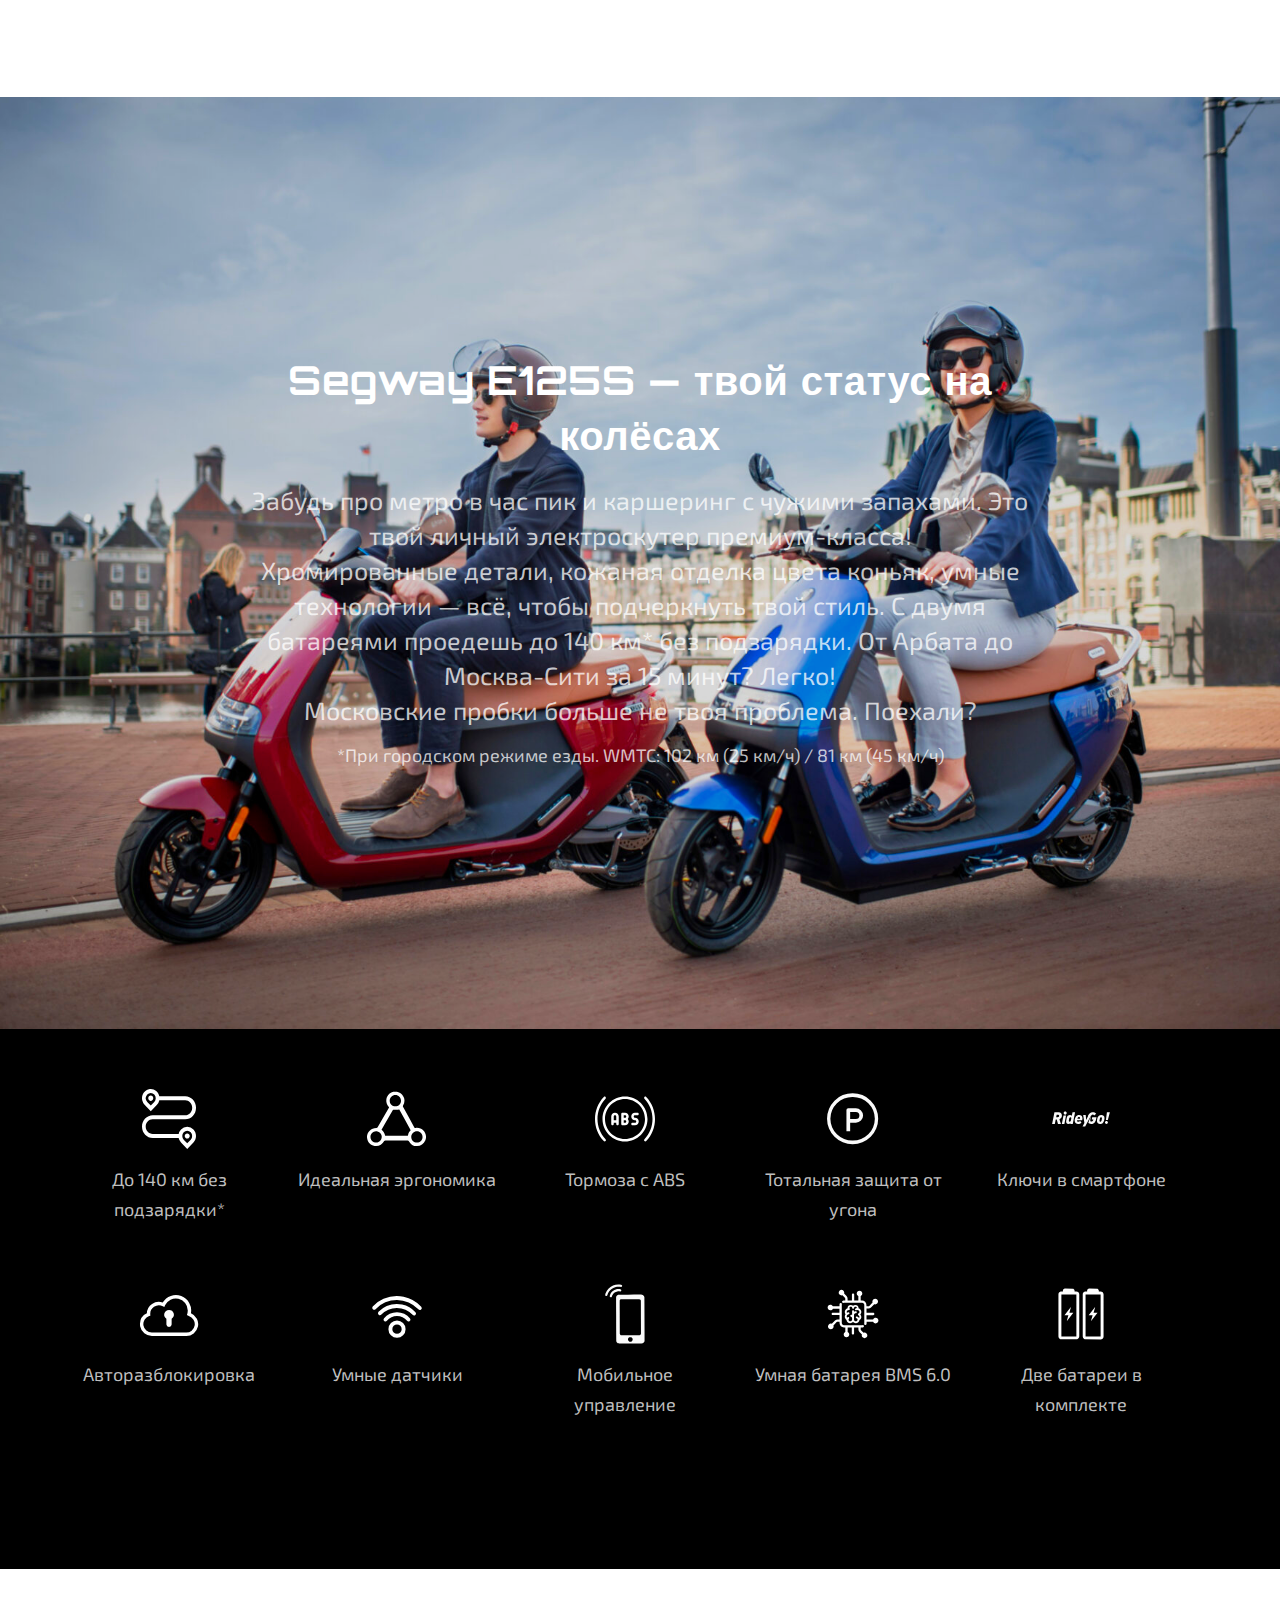
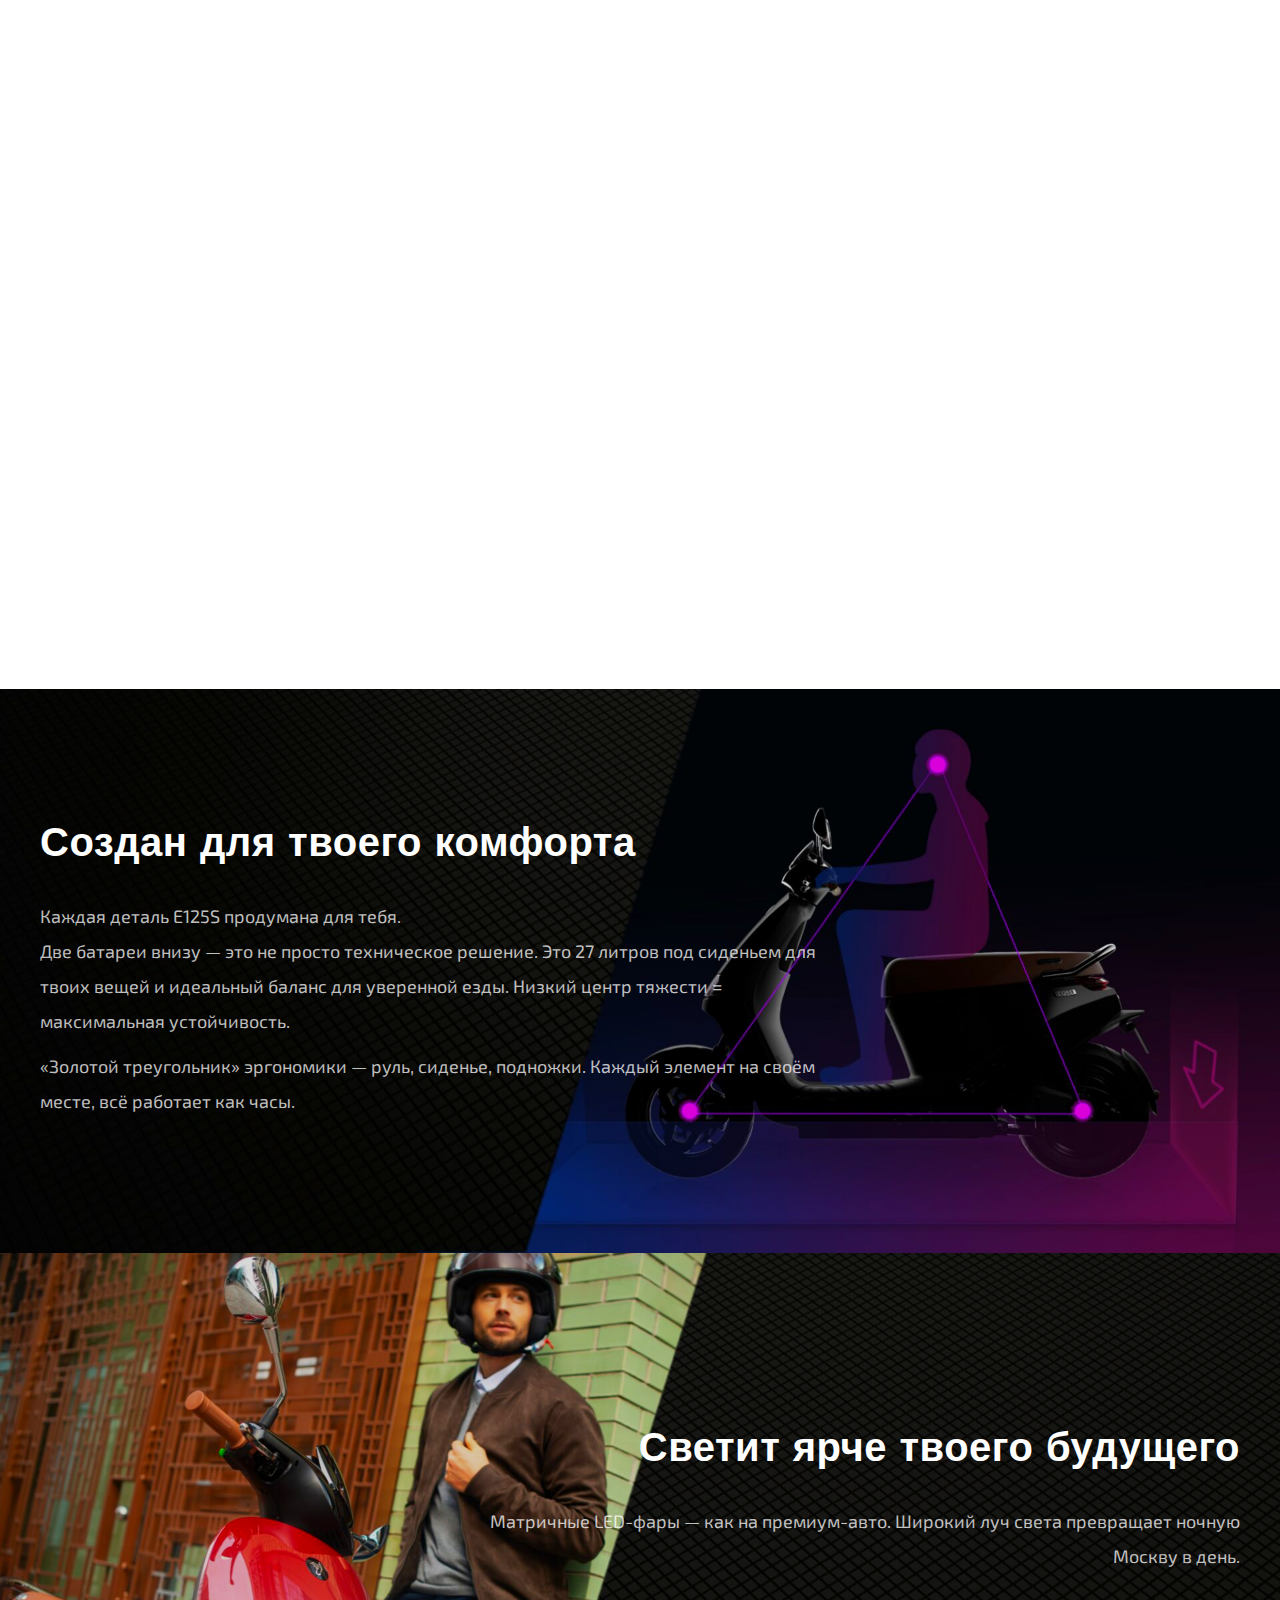
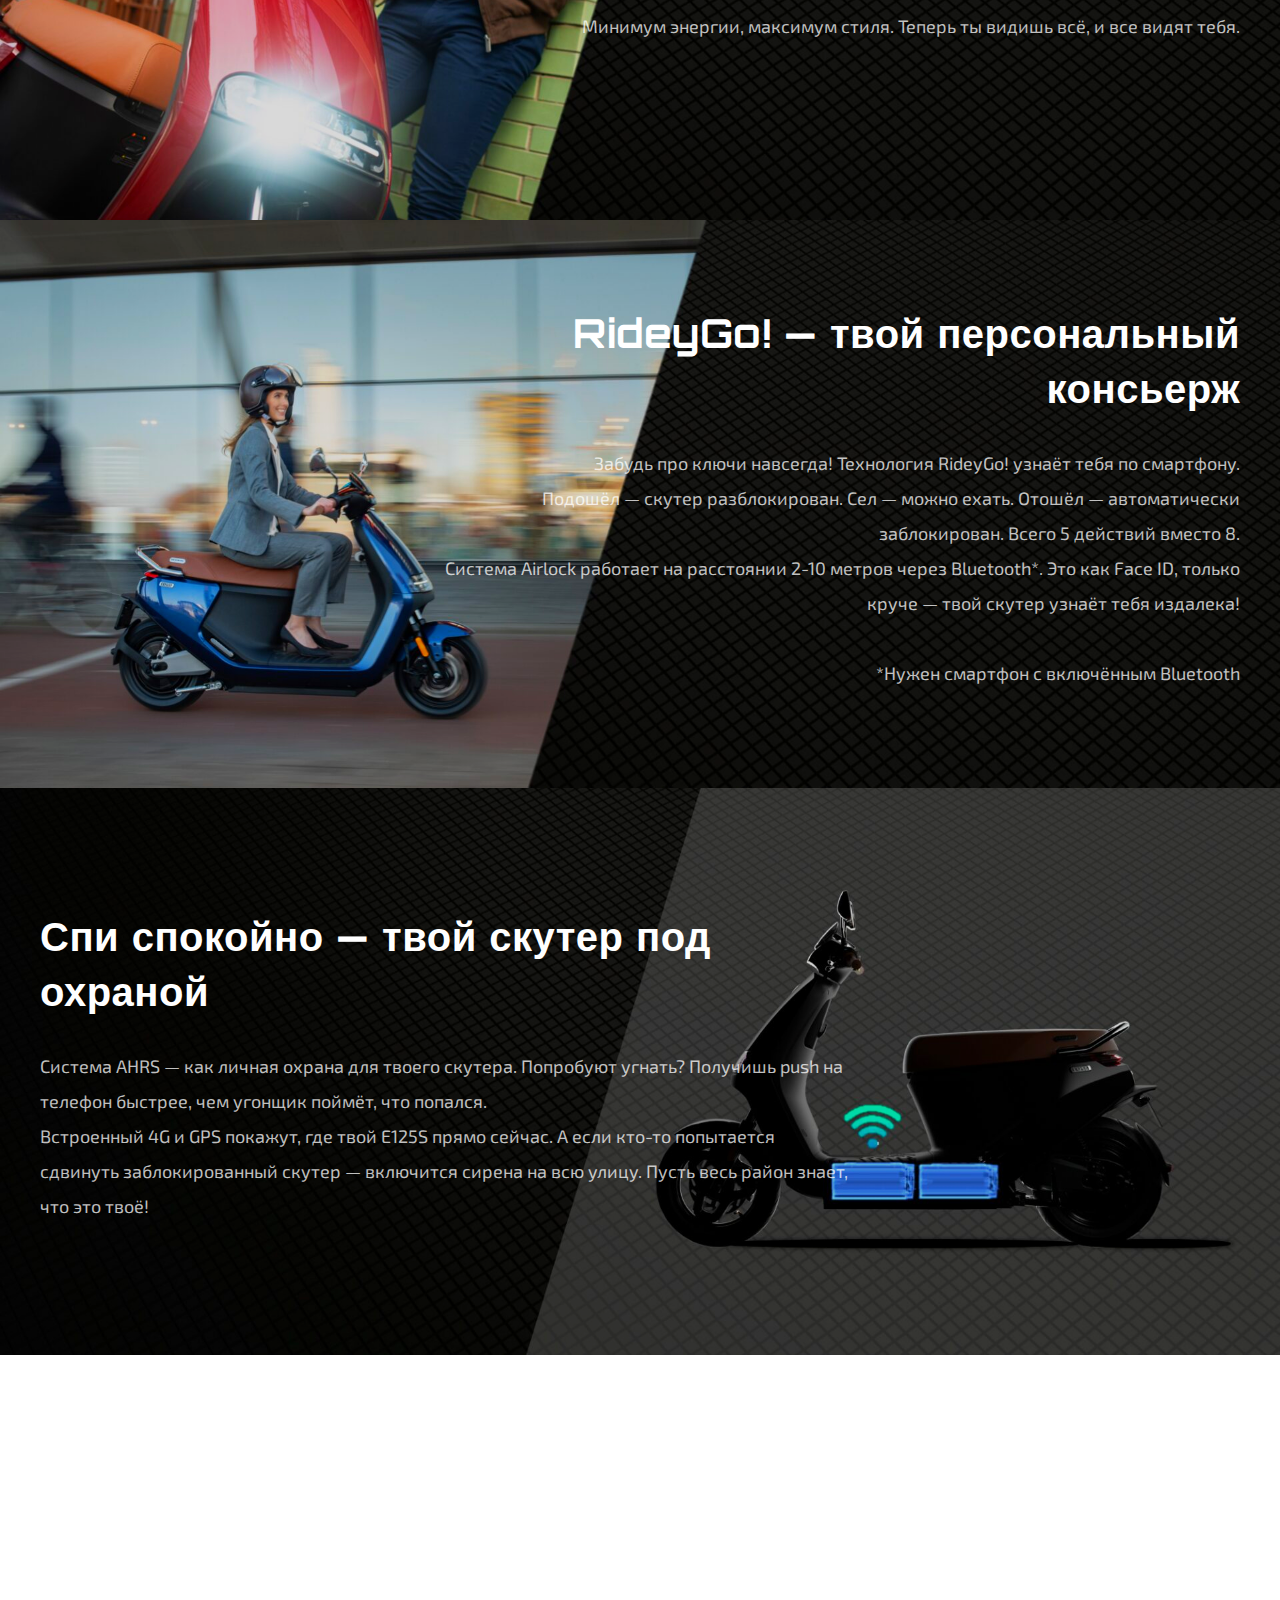
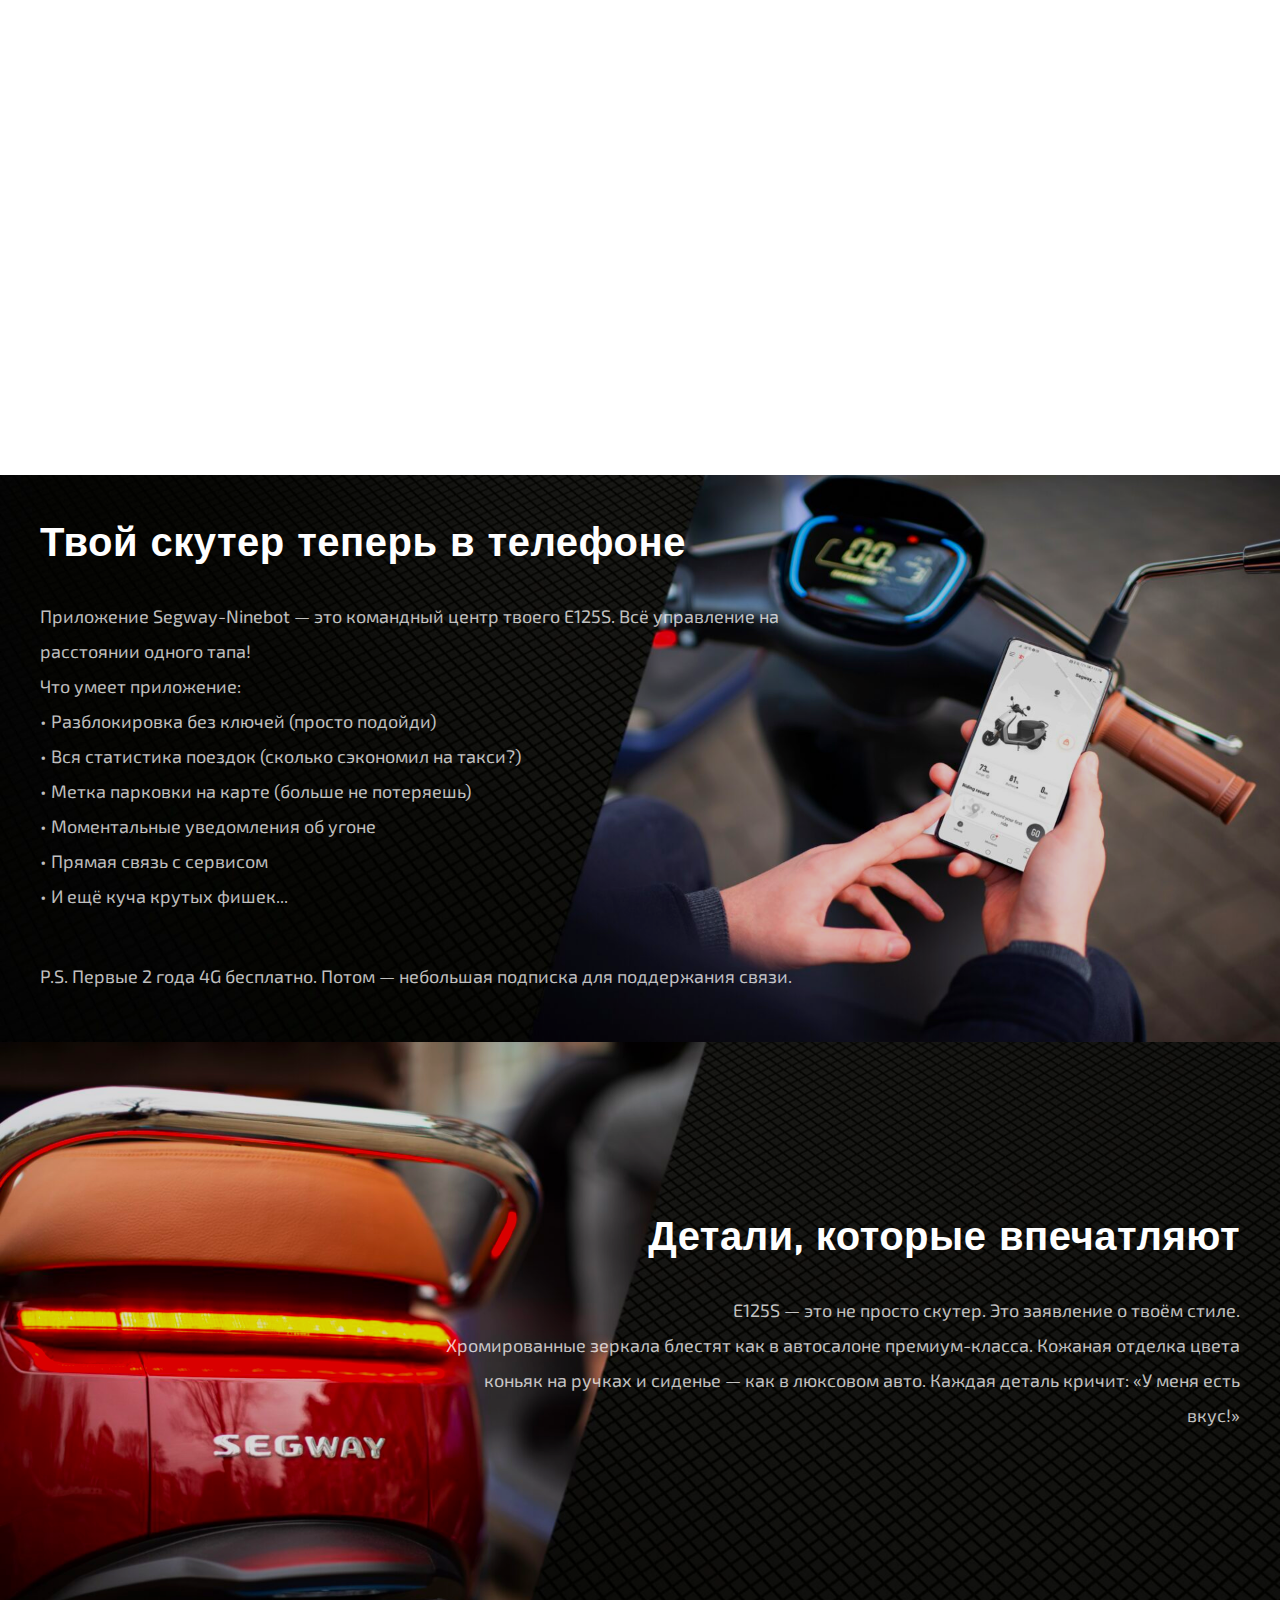
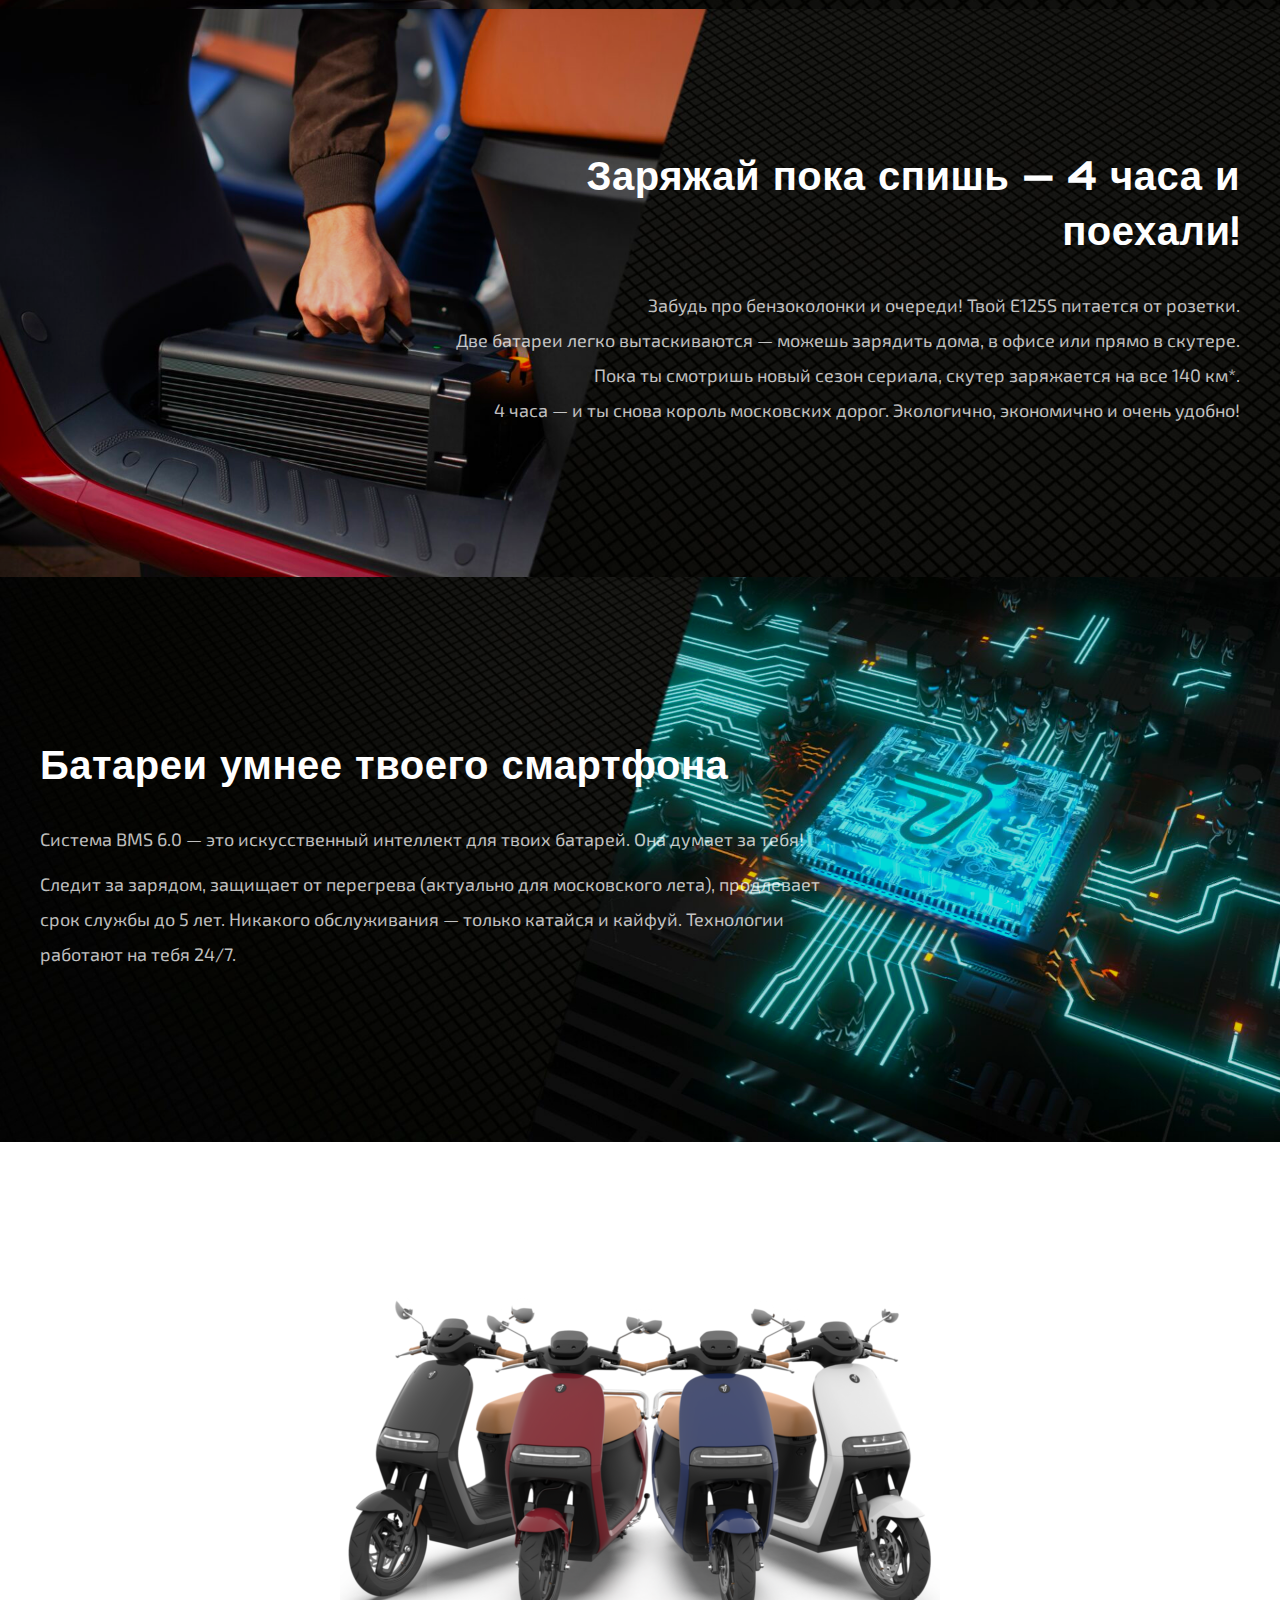
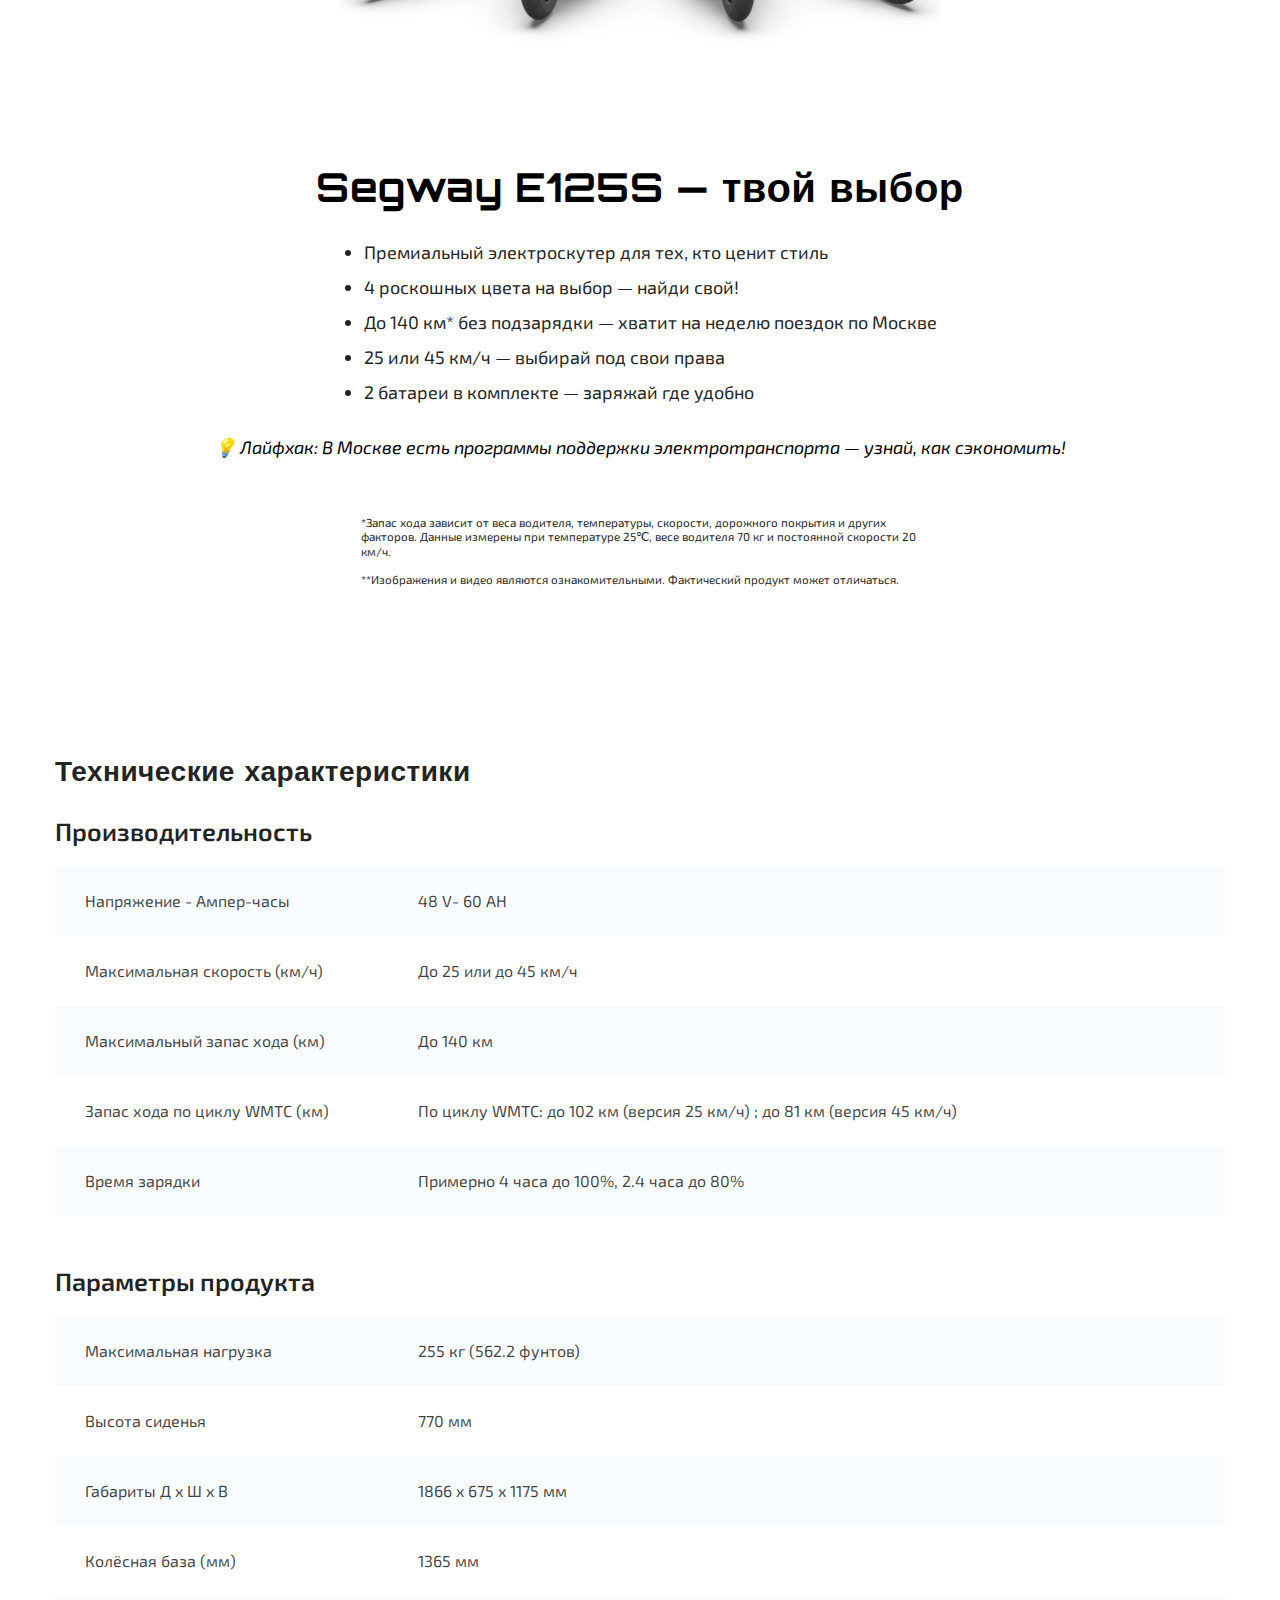
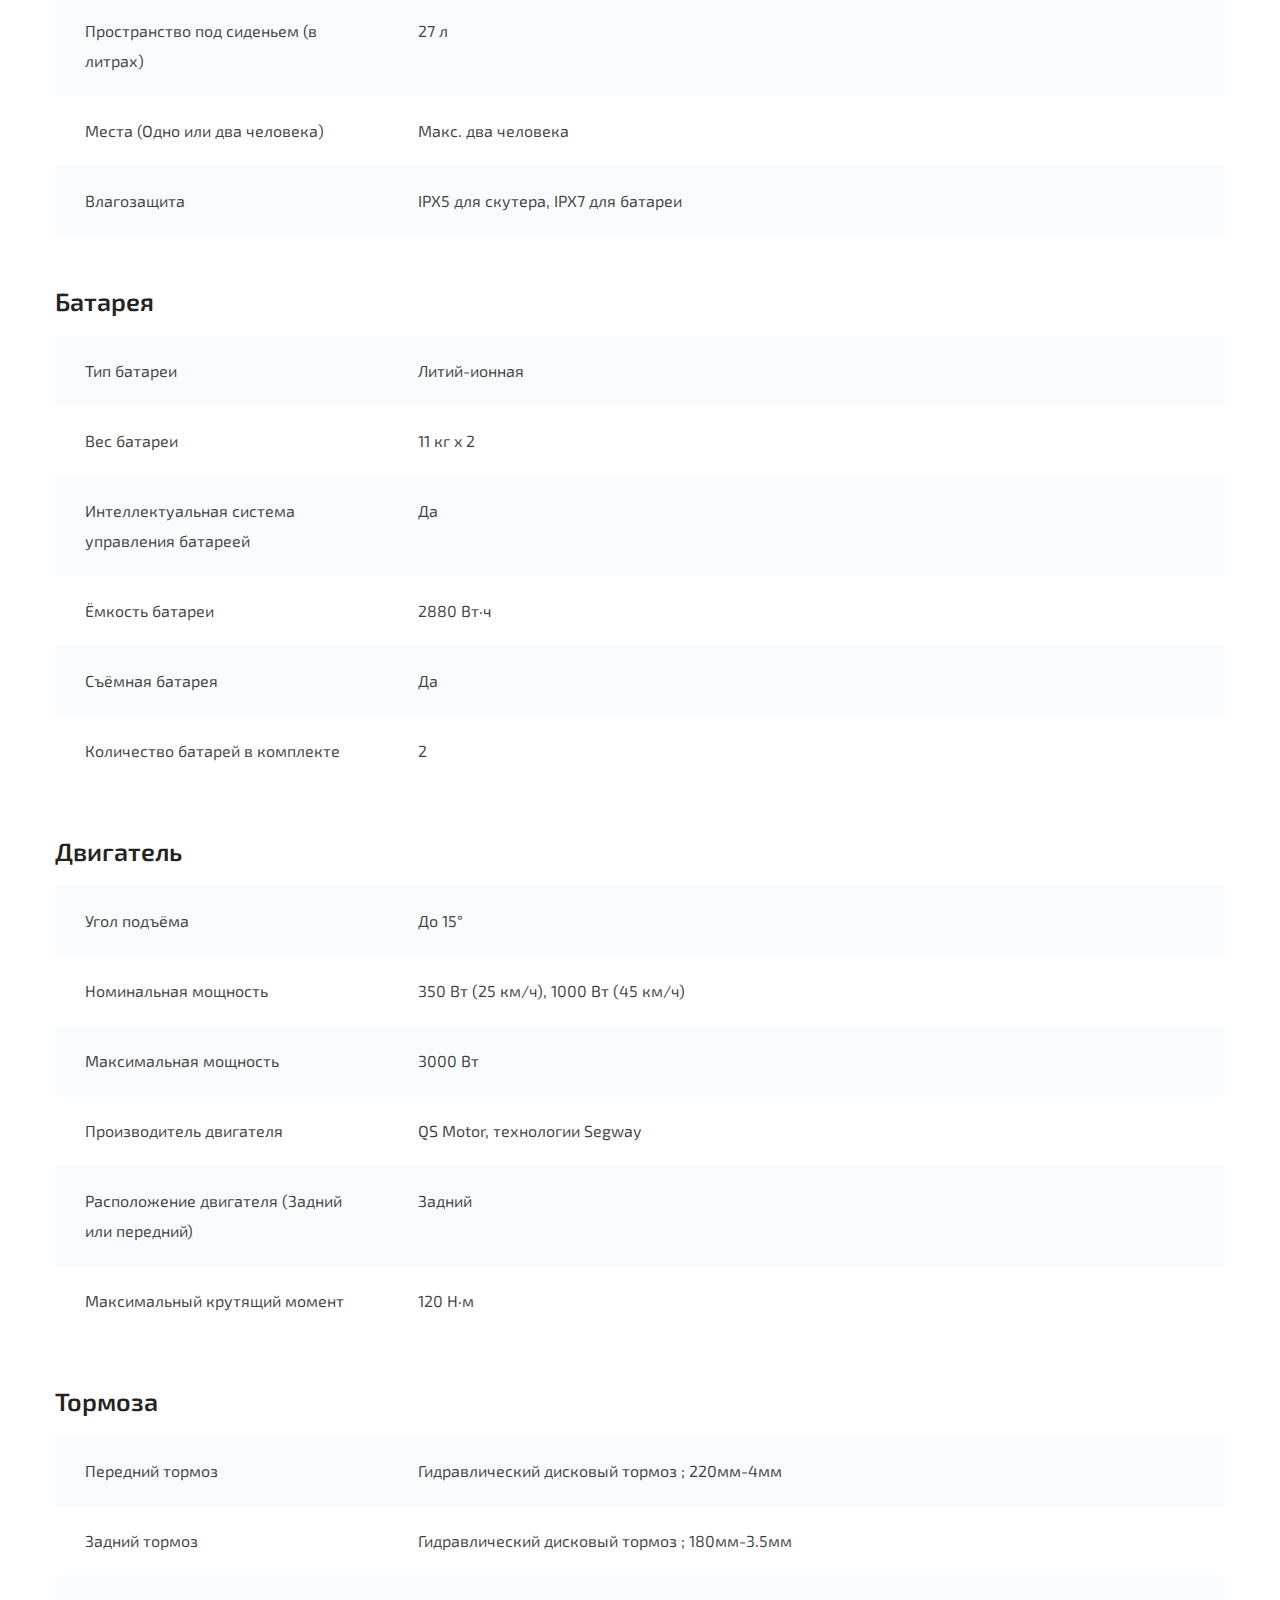
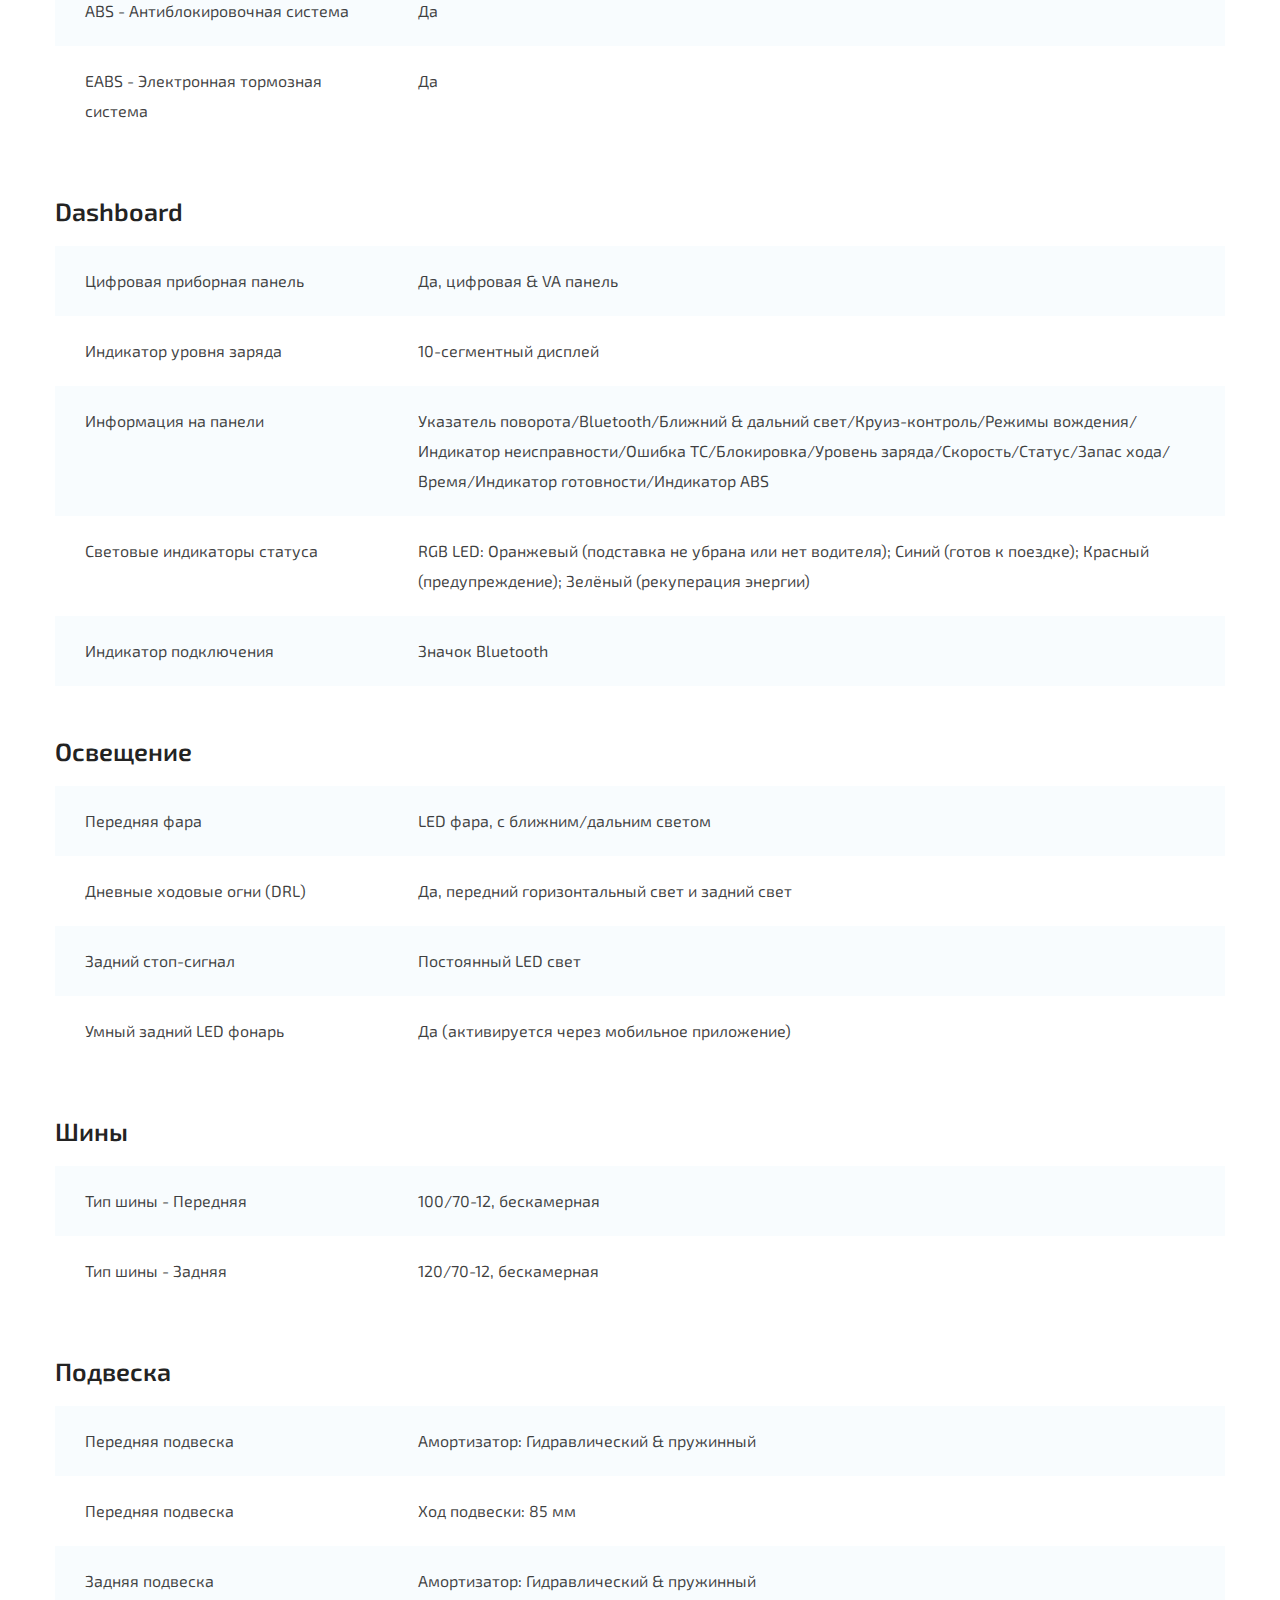
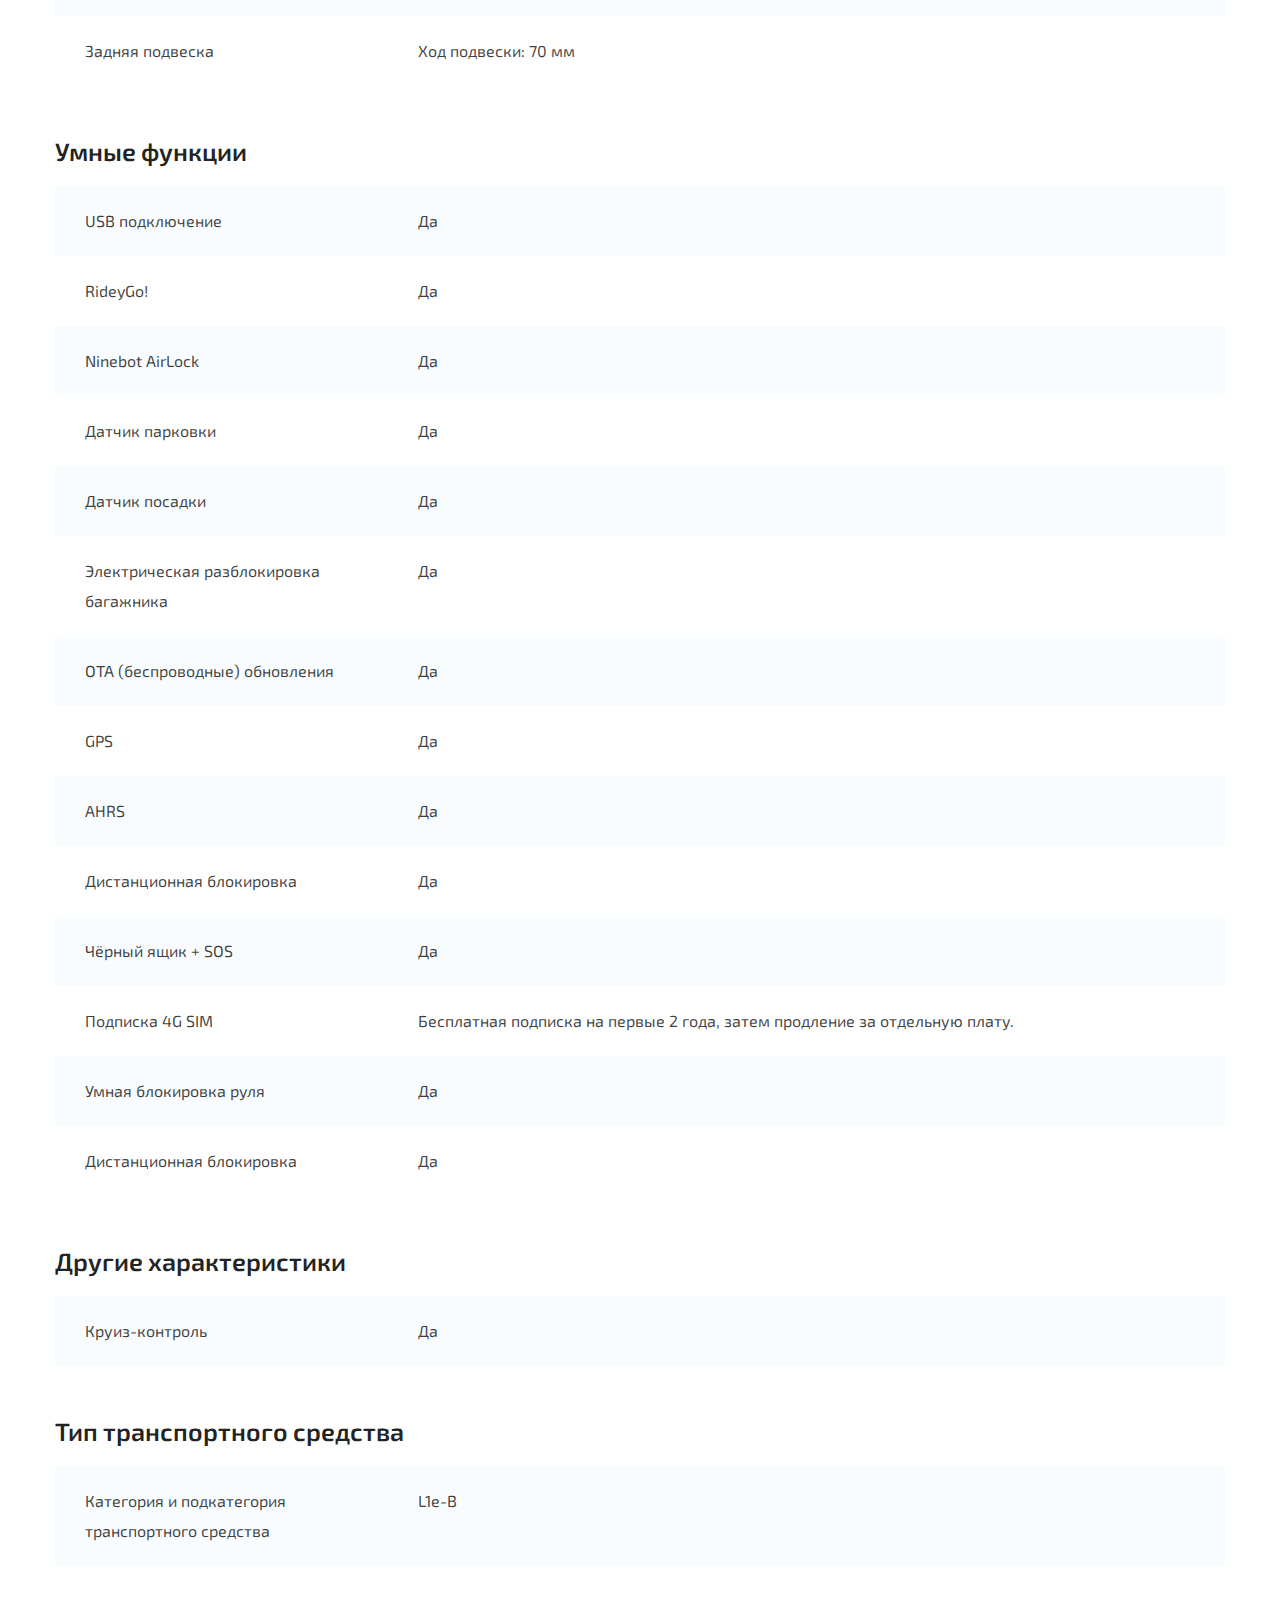
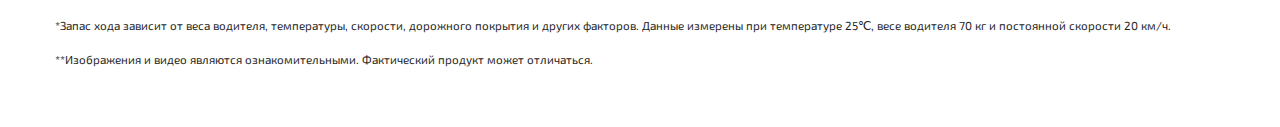
<file: E125S/index.html>
<!DOCTYPE html>
<html lang="ru">
<head><meta http-equiv="Content-Type" content="text/html; charset=UTF-8">
      
      
      <meta name="viewport" content="width=device-width, initial-scale=1.0">
      <meta http-equiv="X-UA-Compatible" content="ie=edge">

            
      <link rel="stylesheet" href="./E125S - Segway-Ninebot_files/app.css">
      <link rel="stylesheet" href="./no-spacing.css">
      <link rel="stylesheet" href="./mobile-simple-fix.css">
      <link rel="stylesheet" href="./abs-desktop-fix.css">

      <!-- Google Fonts: Orbitron + Exo 2 -->
      <link rel="preconnect" href="https://fonts.googleapis.com">
      <link rel="preconnect" href="https://fonts.gstatic.com" crossorigin>
      <link href="https://fonts.googleapis.com/css2?family=Orbitron:wght@400;700;900&family=Exo+2:wght@300;400;500;700&display=swap" rel="stylesheet">

      <meta name="msapplication-TileColor" content="#da532c">
      <meta name="theme-color" content="#ffffff">

                  

                                    
    <title>E125S - Segway-Ninebot | Премиальный электроскутер</title>
    <meta name="description" content="Премиальный электроскутер Segway E125S - новый уровень городской мобильности. Запас хода до 140 км, умные технологии, роскошная отделка.">

    <meta property="fb:app_id" content="">
    <meta property="og:type" content="website">
    <meta property="og:title" content="E125S - Segway-Ninebot | Премиальный электроскутер">
    <meta property="og:image" content="">
    <meta property="og:image:width" content="1200">
    <meta property="og:image:height" content="630">
    <meta property="og:description" content="Премиальный электроскутер Segway E125S - новый уровень городской мобильности. Запас хода до 140 км, умные технологии, роскошная отделка.">
    <meta property="og:site_name" content="Other countries - English">
    <meta property="og:locale" content="ru">
    <meta property="og:locale:alternate" content="bs">
    <meta property="og:locale:alternate" content="bg">
    <meta property="og:locale:alternate" content="hr">
    <meta property="og:locale:alternate" content="cs">
    <meta property="og:locale:alternate" content="nl">
    <meta property="og:locale:alternate" content="en">
    <meta property="og:locale:alternate" content="fr">
    <meta property="og:locale:alternate" content="de">
    <meta property="og:locale:alternate" content="el">
    <meta property="og:locale:alternate" content="he">
    <meta property="og:locale:alternate" content="hu">
    <meta property="og:locale:alternate" content="it">
    <meta property="og:locale:alternate" content="mk">
    <meta property="og:locale:alternate" content="pl">
    <meta property="og:locale:alternate" content="pt">
    <meta property="og:locale:alternate" content="ro">
    <meta property="og:locale:alternate" content="sr">
    <meta property="og:locale:alternate" content="sk">
    <meta property="og:locale:alternate" content="es">
    <meta property="og:locale:alternate" content="uk">
    
        <meta name="twitter:card" content="summary_large_image">
    <meta name="twitter:site" content="">
    <meta name="twitter:title" content="E125S - Segway-Ninebot | Премиальный электроскутер">
    <meta name="twitter:description" content="Премиальный электроскутер Segway E125S - новый уровень городской мобильности. Запас хода до 140 км, умные технологии, роскошная отделка.">
    <meta name="twitter:image" content="">

    

   <style id="_goober"> .go1475592160{height:0;}.go1671063245{height:auto;}.go1888806478{display:flex;flex-wrap:wrap;flex-grow:1;}@media (min-width:600px){.go1888806478{flex-grow:initial;min-width:288px;}}.go167266335{background-color:#313131;font-size:0.875rem;line-height:1.43;letter-spacing:0.01071em;color:#fff;align-items:center;padding:6px 16px;border-radius:4px;box-shadow:0px 3px 5px -1px rgba(0,0,0,0.2),0px 6px 10px 0px rgba(0,0,0,0.14),0px 1px 18px 0px rgba(0,0,0,0.12);}.go3162094071{padding-left:20px;}.go3844575157{background-color:#313131;}.go1725278324{background-color:#43a047;}.go3651055292{background-color:#d32f2f;}.go4215275574{background-color:#ff9800;}.go1930647212{background-color:#2196f3;}.go946087465{display:flex;align-items:center;padding:8px 0;}.go703367398{display:flex;align-items:center;margin-left:auto;padding-left:16px;margin-right:-8px;}.go3963613292{width:100%;position:relative;transform:translateX(0);top:0;right:0;bottom:0;left:0;min-width:288px;}.go1141946668{box-sizing:border-box;display:flex;max-height:100%;position:fixed;z-index:1400;height:auto;width:auto;transition:top 300ms ease 0ms,right 300ms ease 0ms,bottom 300ms ease 0ms,left 300ms ease 0ms,max-width 300ms ease 0ms;pointer-events:none;max-width:calc(100% - 40px);}.go1141946668 .notistack-CollapseWrapper{padding:6px 0px;transition:padding 300ms ease 0ms;}@media (max-width:599.95px){.go1141946668{width:100%;max-width:calc(100% - 32px);}}.go3868796639 .notistack-CollapseWrapper{padding:2px 0px;}.go3118922589{top:14px;flex-direction:column;}.go1453831412{bottom:14px;flex-direction:column-reverse;}.go4027089540{left:20px;}@media (min-width:600px){.go4027089540{align-items:flex-start;}}@media (max-width:599.95px){.go4027089540{left:16px;}}.go2989568495{right:20px;}@media (min-width:600px){.go2989568495{align-items:flex-end;}}@media (max-width:599.95px){.go2989568495{right:16px;}}.go4034260886{left:50%;transform:translateX(-50%);}@media (min-width:600px){.go4034260886{align-items:center;}}</style>
   
   <style>
   /* Шрифты Orbitron + Exo 2 */
   /* Заголовки */
   h1, h2, h3, h4, h5, h6,
   #sprites-title,
   [id*="title"],
   .title,
   .product-feature,
   .product-feature h1,
   .product-feature h2,
   .product-feature h3,
   .product-feature h4,
   .product-accordion summary,
   .specs_title,
   .specs_label,
   .pc-product-part-container .title,
   .pc-product-part-container .img-wrap .title,
   .pc-product-part-container .img-wrap-1 .content .title {
       font-family: 'Orbitron', sans-serif !important;
       font-weight: 700 !important;
       letter-spacing: 0.5px;
   }
   
   /* Основной текст */
   body,
   p,
   li,
   label,
   .desc,
   .content,
   .words-ani-words,
   figcaption,
   .specs_body,
   .specs_value,
   .product-tab-container p,
   .product-tab-container li,
   .product-tab-container figcaption,
   .pc-product-part-container .desc,
   .pc-product-part-container .img-wrap .desc,
   .pc-product-part-container .img-wrap-1 .content .desc,
   .pc-product-part-container .img-wrap-3 .left .content-1,
   .pc-product-part-container .img-wrap-3 .left .content-2,
   .pc-product-part-container .img-wrap-3 .left .content-3,
   .pc-product-part-container .img-wrap-3 .right .content {
       font-family: 'Exo 2', sans-serif !important;
       font-weight: 400;
   }
   
   /* Кнопки и ссылки */
   button,
   a,
   .product-tab-container a,
   .product-tab-item label {
       font-family: 'Exo 2', sans-serif !important;
       font-weight: 500;
   }
   
   /* Переопределяем все элементы с font-family MiSans */
   [style*="MiSans"],
   *[style*="font-family"] {
       font-family: 'Orbitron', sans-serif !important;
   }
   </style>
</head>
<body class="ru" dir="ltr">
      
      
      
      <main>
         <input type="radio" name="product-tab-trigger" id="overview">
         <div class="product-tab-container default-layout">
                <figure class="hero ">
            <img src="./E125S - Segway-Ninebot_files/Segway-eScooter_E125S_Lifestyle_Hero.jpg" alt="[hero] Segway eScooter E125S" class="align-middle">
    
        <figcaption class="white center narrow">
                <h1>Segway E125S — твой статус на колёсах</h1>
        <p>Забудь про метро в час пик и каршеринг с чужими запахами. Это твой личный электроскутер премиум-класса!<br>Хромированные детали, кожаная отделка цвета коньяк, умные технологии — всё, чтобы подчеркнуть твой стиль. С двумя батареями проедешь до 140 км* без подзарядки. От Арбата до Москва-Сити за 15 минут? Легко!<br>Московские пробки больше не твоя проблема. Поехали?</p>
<p>*При городском режиме езды. WMTC: 102 км (25 км/ч) / 81 км (45 км/ч)</p>
        </figcaption>
    </figure>
      <section class="product-features dark">
    <div class="limiter">
        <article>
             <div class="grid row-5 feature-grid">
                                    <div class="col">
                        <img class="feature-icon" src="./E125S - Segway-Ninebot_files/icon-location.svg" alt="">
                        <span class="feature-label">До 140 км без подзарядки*</span>
                    </div>
                                    <div class="col">
                        <img class="feature-icon" src="./E125S - Segway-Ninebot_files/icon-autobalance.svg" alt="">
                        <span class="feature-label">Идеальная эргономика</span>
                    </div>
                                    <div class="col">
                        <img class="feature-icon" src="./E125S - Segway-Ninebot_files/abs.svg" alt="">
                        <span class="feature-label">Тормоза с ABS</span>
                    </div>
                                    <div class="col">
                        <img class="feature-icon" src="./E125S - Segway-Ninebot_files/ICON_Parking.svg" alt="">
                        <span class="feature-label">Тотальная защита от угона</span>
                    </div>
                                    <div class="col">
                        <img class="feature-icon" src="./E125S - Segway-Ninebot_files/ICON_RideyGo.svg" alt="">
                        <span class="feature-label">Ключи в смартфоне</span>
                    </div>
                                    <div class="col">
                        <img class="feature-icon" src="./E125S - Segway-Ninebot_files/ICON_Airlock.svg" alt="">
                        <span class="feature-label">Авторазблокировка</span>
                    </div>
                                    <div class="col">
                        <img class="feature-icon" src="./E125S - Segway-Ninebot_files/ICON_Sensor-detector.svg" alt="">
                        <span class="feature-label">Умные датчики</span>
                    </div>
                                    <div class="col">
                        <img class="feature-icon" src="./E125S - Segway-Ninebot_files/icon-app-control.svg" alt="">
                        <span class="feature-label">Мобильное управление</span>
                    </div>
                                    <div class="col">
                        <img class="feature-icon" src="./E125S - Segway-Ninebot_files/ICON_BMS.svg" alt="">
                        <span class="feature-label">Умная батарея BMS 6.0</span>
                    </div>
                                    <div class="col">
                        <img class="feature-icon" src="./E125S - Segway-Ninebot_files/ICON_2-batteries.svg" alt="">
                        <span class="feature-label">Две батареи в комплекте</span>
                    </div>
                            </div>
        </article>
    </div>
</section>
        <section class="simple-video  type-YouTube" style="padding: 0;">
        <div style="position: relative; padding-bottom: 56.25%; height: 0; overflow: hidden; width: 100%;">
            <iframe style="position: absolute; top: 0; left: 0; width: 100%; height: 100%; border: none;" 
                    src="https://www.youtube.com/embed/rGdWLxi2p8k?rel=0" 
                    frameborder="0" 
                    allow="accelerometer; autoplay; clipboard-write; encrypted-media; gyroscope; picture-in-picture; fullscreen" 
                    allowfullscreen>
            </iframe>
        </div>
    </section>	<article class="simple-image full-width ">


			<figure>
							<img src="./E125S - Segway-Ninebot_files/eScooter_E125S_Golden-Riding-Triangle.jpg" alt="Золотой треугольник управления for a Golden Journey">
				<figcaption class="white left narrow">

																<h1>Создан для твоего комфорта</h1>
																<p></p><p>Каждая деталь E125S продумана для тебя.<br>Две батареи внизу — это не просто техническое решение. Это 27 литров под сиденьем для твоих вещей и идеальный баланс для уверенной езды. Низкий центр тяжести = максимальная устойчивость.</p>
<p>«Золотой треугольник» эргономики — руль, сиденье, подножки. Каждый элемент на своём месте, всё работает как часы.</p><p></p>
									</figcaption>
						</figure>
		</article>
    

	<article class="simple-image full-width ">


			<figure>
							<img src="./E125S - Segway-Ninebot_files/eScooter_E125S_Lifestyle_Smart-LED-Matrix-Headlights.jpg" alt="Smart Matrix LED Headlight">
				<figcaption class="white right narrow">

																<h1>Светит ярче твоего будущего</h1>
																<p></p><p>Матричные LED-фары — как на премиум-авто. Широкий луч света превращает ночную Москву в день. <br><br>Минимум энергии, максимум стиля. Теперь ты видишь всё, и все видят тебя.</p><p></p>
									</figcaption>
						</figure>
		</article>
    


	<article class="simple-image full-width ">


			<figure>
							<img src="./E125S - Segway-Ninebot_files/eScooter_E125S_RideyGo.jpg" alt="Save time with The RideyGo\! Intelligent System">
				<figcaption class="white right narrow">

																<h1>RideyGo! — твой персональный консьерж</h1>
																<p></p><p>Забудь про ключи навсегда! Технология RideyGo! узнаёт тебя по смартфону.<br>Подошёл — скутер разблокирован. Сел — можно ехать. Отошёл — автоматически заблокирован. Всего 5 действий вместо 8. <br>Система Airlock работает на расстоянии 2-10 метров через Bluetooth*. Это как Face ID, только круче — твой скутер узнаёт тебя издалека! <br><br>*Нужен смартфон с включённым Bluetooth</p><p></p>
									</figcaption>
						</figure>
		</article>
    

	<article class="simple-image full-width ">


			<figure>
							<img src="./E125S - Segway-Ninebot_files/eScooter_E125S_AHRS-system.jpg" alt="Anti-theft triggered by AHRS">
				<figcaption class="white left narrow">

																<h1>Спи спокойно — твой скутер под охраной</h1>
																<p></p><p>Система AHRS — как личная охрана для твоего скутера. Попробуют угнать? Получишь push на телефон быстрее, чем угонщик поймёт, что попался.<br>Встроенный 4G и GPS покажут, где твой E125S прямо сейчас. А если кто-то попытается сдвинуть заблокированный скутер — включится сирена на всю улицу. Пусть весь район знает, что это твоё!</p><p></p>
									</figcaption>
						</figure>
		</article>
        <section class="simple-video  type-YouTube" style="padding: 0;">
        <div style="position: relative; padding-bottom: 56.25%; height: 0; overflow: hidden; width: 100%;">
            <iframe style="position: absolute; top: 0; left: 0; width: 100%; height: 100%; border: none;" 
                    src="https://www.youtube.com/embed/69zi0-PpxWg?rel=0" 
                    frameborder="0" 
                    allow="accelerometer; autoplay; clipboard-write; encrypted-media; gyroscope; picture-in-picture; fullscreen" 
                    allowfullscreen>
            </iframe>
        </div>
    </section>

	<article class="simple-image full-width ">


			<figure>
							<img src="./E125S - Segway-Ninebot_files/eScooter_E125S_Smart-App-2.jpg" alt="Unlock many smart functionalities with the Mobile App">
				<figcaption class="white left narrow">

																<h1>Твой скутер теперь в телефоне</h1>
																<p></p><p>Приложение Segway-Ninebot — это командный центр твоего E125S. Всё управление на расстоянии одного тапа!<br>Что умеет приложение:<br>• Разблокировка без ключей (просто подойди)<br>• Вся статистика поездок (сколько сэкономил на такси?)<br>• Метка парковки на карте (больше не потеряешь)<br>• Моментальные уведомления об угоне<br>• Прямая связь с сервисом<br>• И ещё куча крутых фишек... <br><br></p>
<p>P.S. Первые 2 года 4G бесплатно. Потом — небольшая подписка для поддержания связи.</p><p></p>
									</figcaption>
						</figure>
		</article>
    

	<article class="simple-image full-width ">


			<figure>
							<img src="./E125S - Segway-Ninebot_files/eScooter_E125S_Attention-to-details.jpg" alt="We&#39;ve paid attention to the details.">
				<figcaption class="white right narrow">

																<h1>Детали, которые впечатляют</h1>
																<p></p><p>E125S — это не просто скутер. Это заявление о твоём стиле.<br>Хромированные зеркала блестят как в автосалоне премиум-класса. Кожаная отделка цвета коньяк на ручках и сиденье — как в люксовом авто. Каждая деталь кричит: «У меня есть вкус!»</p><p></p>
									</figcaption>
						</figure>
		</article>
    

	<article class="simple-image full-width ">


			<figure>
							<img src="./E125S - Segway-Ninebot_files/eScooter_E125S_Easy-to-plug-unplug-battery.jpg" alt="Plug/unplug: it is that simple to charge your eScooter\!">
				<figcaption class="white right narrow">

																<h1>Заряжай пока спишь — 4 часа и поехали!</h1>
																<p></p><p>Забудь про бензоколонки и очереди! Твой E125S питается от розетки.<br>Две батареи легко вытаскиваются — можешь зарядить дома, в офисе или прямо в скутере. Пока ты смотришь новый сезон сериала, скутер заряжается на все 140 км*.<br>4 часа — и ты снова король московских дорог. Экологично, экономично и очень удобно!</p><p></p>
									</figcaption>
						</figure>
		</article>
    

	<article class="simple-image full-width white">


			<figure>
							<img src="./E125S - Segway-Ninebot_files/eScooter_BMS-6.0.jpg" alt="Benefit from the Интеллектуальная система управления батареей (BMS)">
				<figcaption class="white left narrow">

																<h1>Батареи умнее твоего смартфона</h1>
																<p></p><p>Система BMS 6.0 — это искусственный интеллект для твоих батарей. Она думает за тебя!</p>
<p>Следит за зарядом, защищает от перегрева (актуально для московского лета), продлевает срок службы до 5 лет. Никакого обслуживания — только катайся и кайфуй. Технологии работают на тебя 24/7.<br></p><p></p>
									</figcaption>
						</figure>
		</article>
        <section class="grid row-2 purchase-product">
    <div class="limiter">
      <figure>
        
                    
	
		
			                <img src="./E125S - Segway-Ninebot_files/Segway_eScooter_E125S_All-colours_Square(1).png" alt="E125S">
              	              
         <figcaption>
                       <h2 class="h1">Segway E125S — твой выбор</h2>

            <ul><li>Премиальный электроскутер для тех, кто ценит стиль</li><li>4 роскошных цвета на выбор — найди свой!</li><li>До 140 км* без подзарядки — хватит на неделю поездок по Москве</li><li>25 или 45 км/ч — выбирай под свои права</li><li>2 батареи в комплекте — заряжай где удобно</li></ul><p><em>💡 Лайфхак: В Москве есть программы поддержки электротранспорта — узнай, как сэкономить!</em></p>
            
            <div class="button-wrap">
                          </div>

                       <small class="disclaimer">*Запас хода зависит от веса водителя, температуры, скорости, дорожного покрытия и других факторов. Данные измерены при температуре 25℃, весе водителя 70 кг и постоянной скорости 20 км/ч. <br>
<br>
**Изображения и видео являются ознакомительными. Фактический продукт может отличаться.</small>
                    </figcaption>
      </figure>
    </div>
</section>
         </div>		            <input type="radio" name="product-tab-trigger" id="specifications">
        <div class="product-tab-container default-layout">
            <section class="product-specifications">
                <div class="limiter">
                    <h1 class="product-tab-title">Технические характеристики</h1>
                    <dl>
                                                                                                                                                                                                                                                                                                                                                                <dt>Производительность</dt>
                                <dd>
                                                                            <div class="specification">
                                            <div class="data">
                                                <span class="key">Напряжение - Ампер-часы</span>
                                                <span class="value">48 V- 60 AH</span>
                                            </div>
                                        </div>
                                                                            <div class="specification">
                                            <div class="data">
                                                <span class="key">Максимальная скорость (км/ч)</span>
                                                <span class="value">До 25 или до 45 км/ч</span>
                                            </div>
                                        </div>
                                                                            <div class="specification">
                                            <div class="data">
                                                <span class="key">Максимальный запас хода (км)</span>
                                                <span class="value">До 140 км</span>
                                            </div>
                                        </div>
                                                                            <div class="specification">
                                            <div class="data">
                                                <span class="key">Запас хода по циклу WMTC (км)</span>
                                                <span class="value">По циклу WMTC: до 102 км (версия 25 км/ч) ; до 81 км (версия 45 км/ч)</span>
                                            </div>
                                        </div>
                                                                            <div class="specification">
                                            <div class="data">
                                                <span class="key">Время зарядки</span>
                                                <span class="value">Примерно 4 часа до 100%, 2.4 часа до 80%</span>
                                            </div>
                                        </div>
                                                                    </dd>
                                                                                                                                            <dt>Параметры продукта</dt>
                                <dd>
                                                                            <div class="specification">
                                            <div class="data">
                                                <span class="key">Максимальная нагрузка</span>
                                                <span class="value">255 кг (562.2 фунтов)</span>
                                            </div>
                                        </div>
                                                                            <div class="specification">
                                            <div class="data">
                                                <span class="key">Высота сиденья</span>
                                                <span class="value">770 мм</span>
                                            </div>
                                        </div>
                                                                            <div class="specification">
                                            <div class="data">
                                                <span class="key">Габариты Д x Ш x В</span>
                                                <span class="value">1866 x 675 x 1175 мм</span>
                                            </div>
                                        </div>
                                                                            <div class="specification">
                                            <div class="data">
                                                <span class="key">Колёсная база (мм)</span>
                                                <span class="value">1365 мм</span>
                                            </div>
                                        </div>
                                                                            <div class="specification">
                                            <div class="data">
                                                <span class="key">Пространство под сиденьем (в литрах)</span>
                                                <span class="value">27 л</span>
                                            </div>
                                        </div>
                                                                            <div class="specification">
                                            <div class="data">
                                                <span class="key">Места (Одно или два человека)</span>
                                                <span class="value">Макс. два человека</span>
                                            </div>
                                        </div>
                                                                            <div class="specification">
                                            <div class="data">
                                                <span class="key">Влагозащита</span>
                                                <span class="value">IPX5 для скутера, IPX7 для батареи</span>
                                            </div>
                                        </div>
                                                                    </dd>
                                                                                                                                            <dt>Батарея</dt>
                                <dd>
                                                                            <div class="specification">
                                            <div class="data">
                                                <span class="key">Тип батареи</span>
                                                <span class="value">Литий-ионная</span>
                                            </div>
                                        </div>
                                                                            <div class="specification">
                                            <div class="data">
                                                <span class="key">Вес батареи</span>
                                                <span class="value">11 кг x 2</span>
                                            </div>
                                        </div>
                                                                            <div class="specification">
                                            <div class="data">
                                                <span class="key">Интеллектуальная система управления батареей</span>
                                                <span class="value">Да</span>
                                            </div>
                                        </div>
                                                                            <div class="specification">
                                            <div class="data">
                                                <span class="key">Ёмкость батареи</span>
                                                <span class="value">2880 Вт·ч</span>
                                            </div>
                                        </div>
                                                                            <div class="specification">
                                            <div class="data">
                                                <span class="key">Съёмная батарея</span>
                                                <span class="value">Да</span>
                                            </div>
                                        </div>
                                                                            <div class="specification">
                                            <div class="data">
                                                <span class="key">Количество батарей в комплекте</span>
                                                <span class="value">2</span>
                                            </div>
                                        </div>
                                                                    </dd>
                                                                                                                                            <dt>Двигатель</dt>
                                <dd>
                                                                            <div class="specification">
                                            <div class="data">
                                                <span class="key">Угол подъёма</span>
                                                <span class="value">До 15°</span>
                                            </div>
                                        </div>
                                                                            <div class="specification">
                                            <div class="data">
                                                <span class="key">Номинальная мощность</span>
                                                <span class="value">350 Вт (25 км/ч), 1000 Вт (45 км/ч)</span>
                                            </div>
                                        </div>
                                                                            <div class="specification">
                                            <div class="data">
                                                <span class="key">Максимальная мощность</span>
                                                <span class="value">3000 Вт</span>
                                            </div>
                                        </div>
                                                                            <div class="specification">
                                            <div class="data">
                                                <span class="key">Производитель двигателя</span>
                                                <span class="value">QS Motor, технологии Segway</span>
                                            </div>
                                        </div>
                                                                            <div class="specification">
                                            <div class="data">
                                                <span class="key">Расположение двигателя (Задний или передний)</span>
                                                <span class="value">Задний</span>
                                            </div>
                                        </div>
                                                                            <div class="specification">
                                            <div class="data">
                                                <span class="key">Максимальный крутящий момент</span>
                                                <span class="value">120 Н·м</span>
                                            </div>
                                        </div>
                                                                    </dd>
                                                                                                                                            <dt>Тормоза</dt>
                                <dd>
                                                                            <div class="specification">
                                            <div class="data">
                                                <span class="key">Передний тормоз</span>
                                                <span class="value">Гидравлический дисковый тормоз ; 220мм-4мм</span>
                                            </div>
                                        </div>
                                                                            <div class="specification">
                                            <div class="data">
                                                <span class="key">Задний тормоз</span>
                                                <span class="value">Гидравлический дисковый тормоз ; 180мм-3.5мм</span>
                                            </div>
                                        </div>
                                                                            <div class="specification">
                                            <div class="data">
                                                <span class="key">ABS - Антиблокировочная система</span>
                                                <span class="value">Да</span>
                                            </div>
                                        </div>
                                                                            <div class="specification">
                                            <div class="data">
                                                <span class="key">EABS - Электронная тормозная система</span>
                                                <span class="value">Да</span>
                                            </div>
                                        </div>
                                                                    </dd>
                                                                                                                                            <dt>Dashboard</dt>
                                <dd>
                                                                            <div class="specification">
                                            <div class="data">
                                                <span class="key">Цифровая приборная панель</span>
                                                <span class="value">Да, цифровая &amp; VA&nbsp;панель</span>
                                            </div>
                                        </div>
                                                                            <div class="specification">
                                            <div class="data">
                                                <span class="key">Индикатор уровня заряда</span>
                                                <span class="value">10-сегментный дисплей</span>
                                            </div>
                                        </div>
                                                                            <div class="specification">
                                            <div class="data">
                                                <span class="key">Информация на панели</span>
                                                <span class="value">Указатель поворота/Bluetooth/Ближний &amp; дальний свет/Круиз-контроль/Режимы вождения/Индикатор неисправности/Ошибка ТС/Блокировка/Уровень заряда/Скорость/Статус/Запас хода/Время/Индикатор готовности/Индикатор ABS</span>
                                            </div>
                                        </div>
                                                                            <div class="specification">
                                            <div class="data">
                                                <span class="key">Световые индикаторы статуса</span>
                                                <span class="value">RGB LED: Оранжевый (подставка не убрана или нет водителя); Синий (готов к поездке); Красный (предупреждение); Зелёный (рекуперация энергии)</span>
                                            </div>
                                        </div>
                                                                            <div class="specification">
                                            <div class="data">
                                                <span class="key">Индикатор подключения</span>
                                                <span class="value">Значок Bluetooth</span>
                                            </div>
                                        </div>
                                                                    </dd>
                                                                                                                                            <dt>Освещение</dt>
                                <dd>
                                                                            <div class="specification">
                                            <div class="data">
                                                <span class="key">Передняя фара</span>
                                                <span class="value">LED фара, с ближним/дальним светом</span>
                                            </div>
                                        </div>
                                                                            <div class="specification">
                                            <div class="data">
                                                <span class="key">Дневные ходовые огни (DRL)</span>
                                                <span class="value">Да, передний горизонтальный свет и задний свет</span>
                                            </div>
                                        </div>
                                                                            <div class="specification">
                                            <div class="data">
                                                <span class="key">Задний стоп-сигнал</span>
                                                <span class="value">Постоянный LED свет</span>
                                            </div>
                                        </div>
                                                                            <div class="specification">
                                            <div class="data">
                                                <span class="key">Умный задний LED фонарь</span>
                                                <span class="value">Да (активируется через мобильное приложение)</span>
                                            </div>
                                        </div>
                                                                    </dd>
                                                                                                                                            <dt>Шины</dt>
                                <dd>
                                                                            <div class="specification">
                                            <div class="data">
                                                <span class="key">Тип шины - Передняя</span>
                                                <span class="value">100/70-12, бескамерная</span>
                                            </div>
                                        </div>
                                                                            <div class="specification">
                                            <div class="data">
                                                <span class="key">Тип шины - Задняя</span>
                                                <span class="value">120/70-12, бескамерная</span>
                                            </div>
                                        </div>
                                                                    </dd>
                                                                                                                                            <dt>Подвеска</dt>
                                <dd>
                                                                            <div class="specification">
                                            <div class="data">
                                                <span class="key">Передняя подвеска</span>
                                                <span class="value">Амортизатор: Гидравлический &amp; пружинный</span>
                                            </div>
                                        </div>
                                                                            <div class="specification">
                                            <div class="data">
                                                <span class="key">Передняя подвеска</span>
                                                <span class="value">Ход подвески: 85 мм</span>
                                            </div>
                                        </div>
                                                                            <div class="specification">
                                            <div class="data">
                                                <span class="key">Задняя подвеска</span>
                                                <span class="value">Амортизатор: Гидравлический &amp; пружинный</span>
                                            </div>
                                        </div>
                                                                            <div class="specification">
                                            <div class="data">
                                                <span class="key">Задняя подвеска</span>
                                                <span class="value">Ход подвески: 70 мм</span>
                                            </div>
                                        </div>
                                                                    </dd>
                                                                                                                                                                                                                            <dt>Умные функции</dt>
                                <dd>
                                                                            <div class="specification">
                                            <div class="data">
                                                <span class="key">USB подключение</span>
                                                <span class="value">Да</span>
                                            </div>
                                        </div>
                                                                            <div class="specification">
                                            <div class="data">
                                                <span class="key">RideyGo!</span>
                                                <span class="value">Да</span>
                                            </div>
                                        </div>
                                                                            <div class="specification">
                                            <div class="data">
                                                <span class="key">Ninebot AirLock</span>
                                                <span class="value">Да</span>
                                            </div>
                                        </div>
                                                                            <div class="specification">
                                            <div class="data">
                                                <span class="key">Датчик парковки</span>
                                                <span class="value">Да</span>
                                            </div>
                                        </div>
                                                                            <div class="specification">
                                            <div class="data">
                                                <span class="key">Датчик посадки</span>
                                                <span class="value">Да</span>
                                            </div>
                                        </div>
                                                                            <div class="specification">
                                            <div class="data">
                                                <span class="key">Электрическая разблокировка багажника</span>
                                                <span class="value">Да</span>
                                            </div>
                                        </div>
                                                                            <div class="specification">
                                            <div class="data">
                                                <span class="key">OTA (беспроводные) обновления</span>
                                                <span class="value">Да</span>
                                            </div>
                                        </div>
                                                                            <div class="specification">
                                            <div class="data">
                                                <span class="key">GPS</span>
                                                <span class="value">Да</span>
                                            </div>
                                        </div>
                                                                            <div class="specification">
                                            <div class="data">
                                                <span class="key">AHRS</span>
                                                <span class="value">Да</span>
                                            </div>
                                        </div>
                                                                            <div class="specification">
                                            <div class="data">
                                                <span class="key">Дистанционная блокировка</span>
                                                <span class="value">Да</span>
                                            </div>
                                        </div>
                                                                            <div class="specification">
                                            <div class="data">
                                                <span class="key">Чёрный ящик +&nbsp;SOS</span>
                                                <span class="value">Да</span>
                                            </div>
                                        </div>
                                                                            <div class="specification">
                                            <div class="data">
                                                <span class="key">Подписка 4G SIM</span>
                                                <span class="value">Бесплатная подписка на первые 2 года, затем продление за отдельную плату.</span>
                                            </div>
                                        </div>
                                                                            <div class="specification">
                                            <div class="data">
                                                <span class="key">Умная блокировка руля</span>
                                                <span class="value">Да</span>
                                            </div>
                                        </div>
                                                                            <div class="specification">
                                            <div class="data">
                                                <span class="key">Дистанционная блокировка</span>
                                                <span class="value">Да</span>
                                            </div>
                                        </div>
                                                                    </dd>
                                                                                                                                                                                                                            <dt>Другие характеристики</dt>
                                <dd>
                                                                            <div class="specification">
                                            <div class="data">
                                                <span class="key">Круиз-контроль</span>
                                                <span class="value">Да</span>
                                            </div>
                                        </div>
                                                                    </dd>
                                                                                                                                                                                                                                                                                                                                                                                            <dt>Тип транспортного средства</dt>
                                <dd>
                                                                            <div class="specification">
                                            <div class="data">
                                                <span class="key">Категория и подкатегория транспортного средства</span>
                                                <span class="value">L1e-B</span>
                                            </div>
                                        </div>
                                                                    </dd>
                                                                                                                                                                                                                                                                                                                                                                                                                                                                                                                                                                                                                                                        </dl>
                                            <small class="disclaimer">*Запас хода зависит от веса водителя, температуры, скорости, дорожного покрытия и других факторов. Данные измерены при температуре 25℃, весе водителя 70 кг и постоянной скорости 20 км/ч. <br>
<br>
**Изображения и видео являются ознакомительными. Фактический продукт может отличаться.</small>
                                    </div>
            </section>
        </div>
	</div>
      </main>
      

      <script src="./E125S - Segway-Ninebot_files/app.js"></script>
      
<script>
// Применяем шрифты после загрузки страницы
document.addEventListener('DOMContentLoaded', function() {
    setTimeout(function() {
        // Заголовки
        const titles = document.querySelectorAll('#sprites-title, .title, [id*="title"], h1, h2, h3, h4, h5, h6');
        titles.forEach(function(el) {
            el.style.fontFamily = "'Orbitron', sans-serif";
            el.style.fontWeight = "700";
            el.style.letterSpacing = "0.5px";
        });
        
        // Текстовые элементы
        const texts = document.querySelectorAll('p, li, label, .desc, .content, .words-ani-words');
        texts.forEach(function(el) {
            if (!el.matches('h1, h2, h3, h4, h5, h6, .title, [id*="title"]')) {
                el.style.fontFamily = "'Exo 2', sans-serif";
                el.style.fontWeight = "400";
            }
        });
        
        // Кнопки и ссылки
        const links = document.querySelectorAll('button, a');
        links.forEach(function(el) {
            el.style.fontFamily = "'Exo 2', sans-serif";
            el.style.fontWeight = "500";
        });
    }, 1000); // Задержка для ожидания завершения всех анимаций
});
</script>

</body>
</html>
</file>
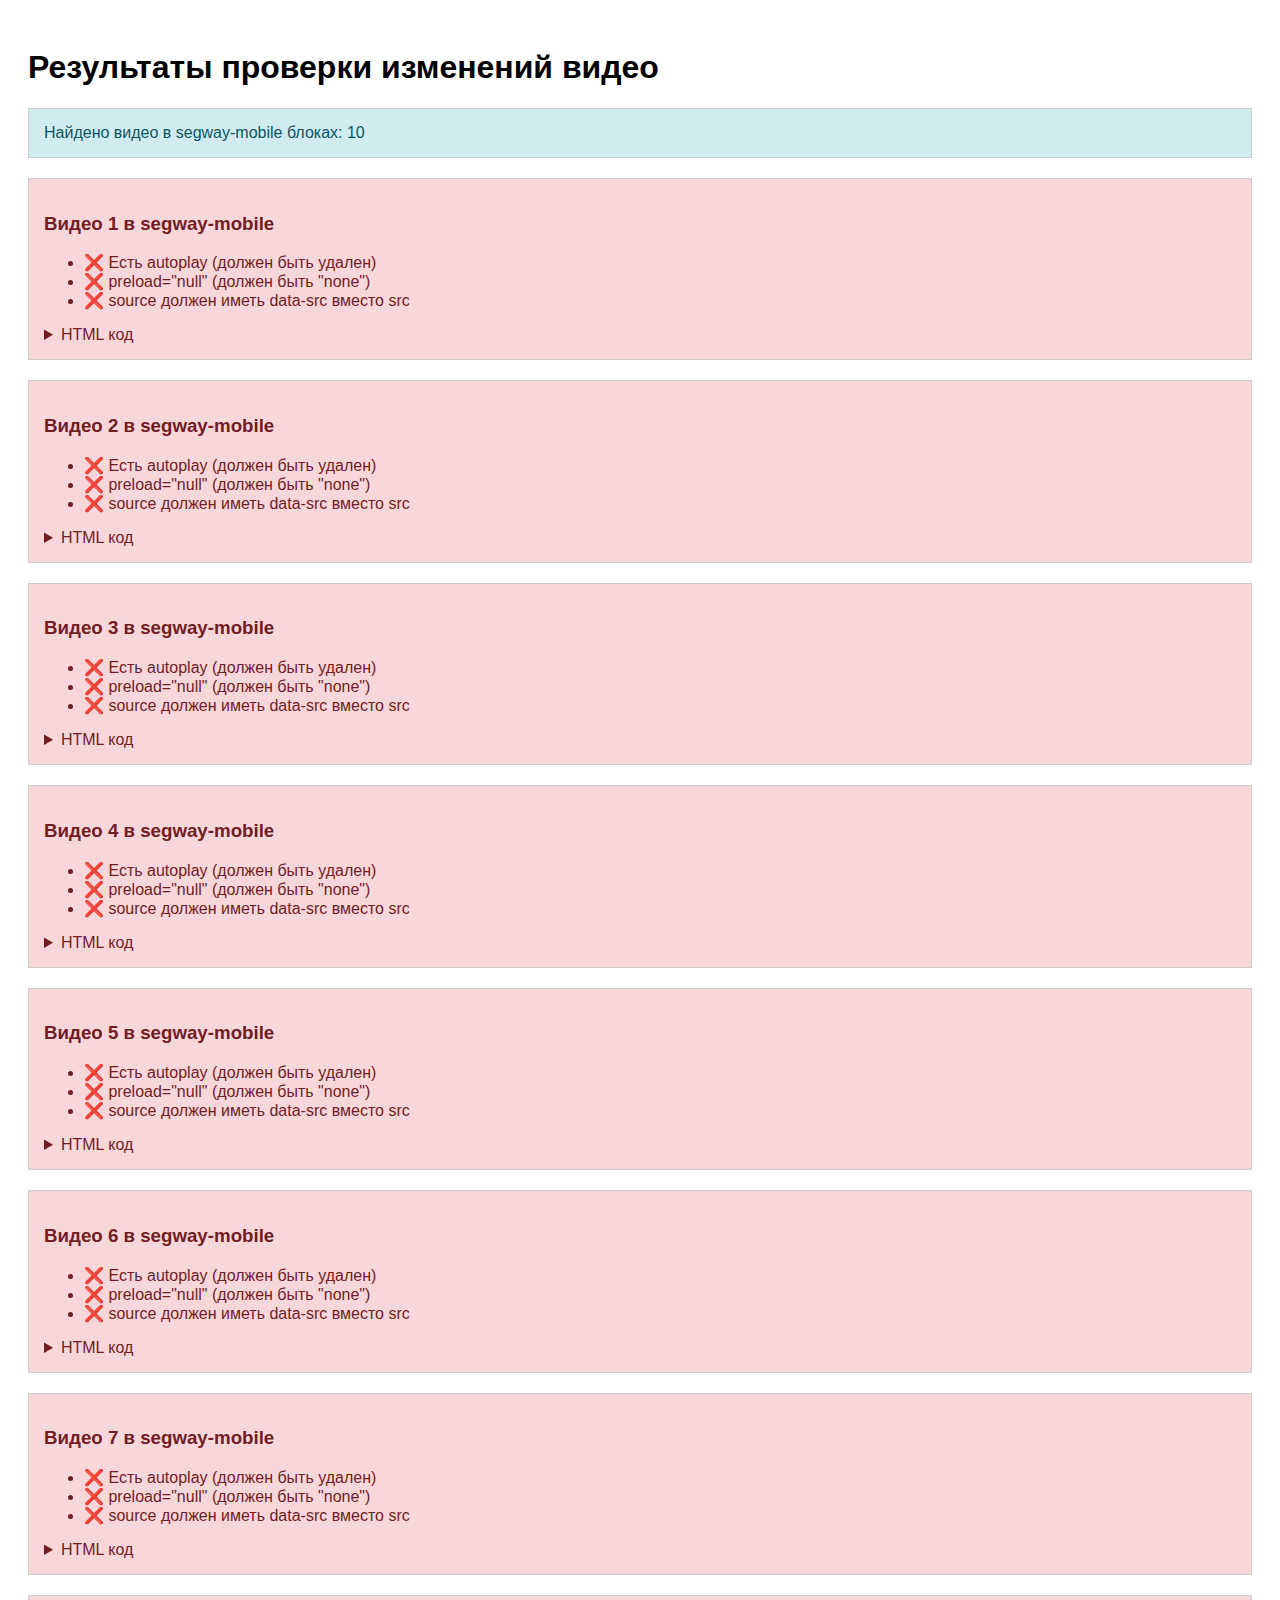
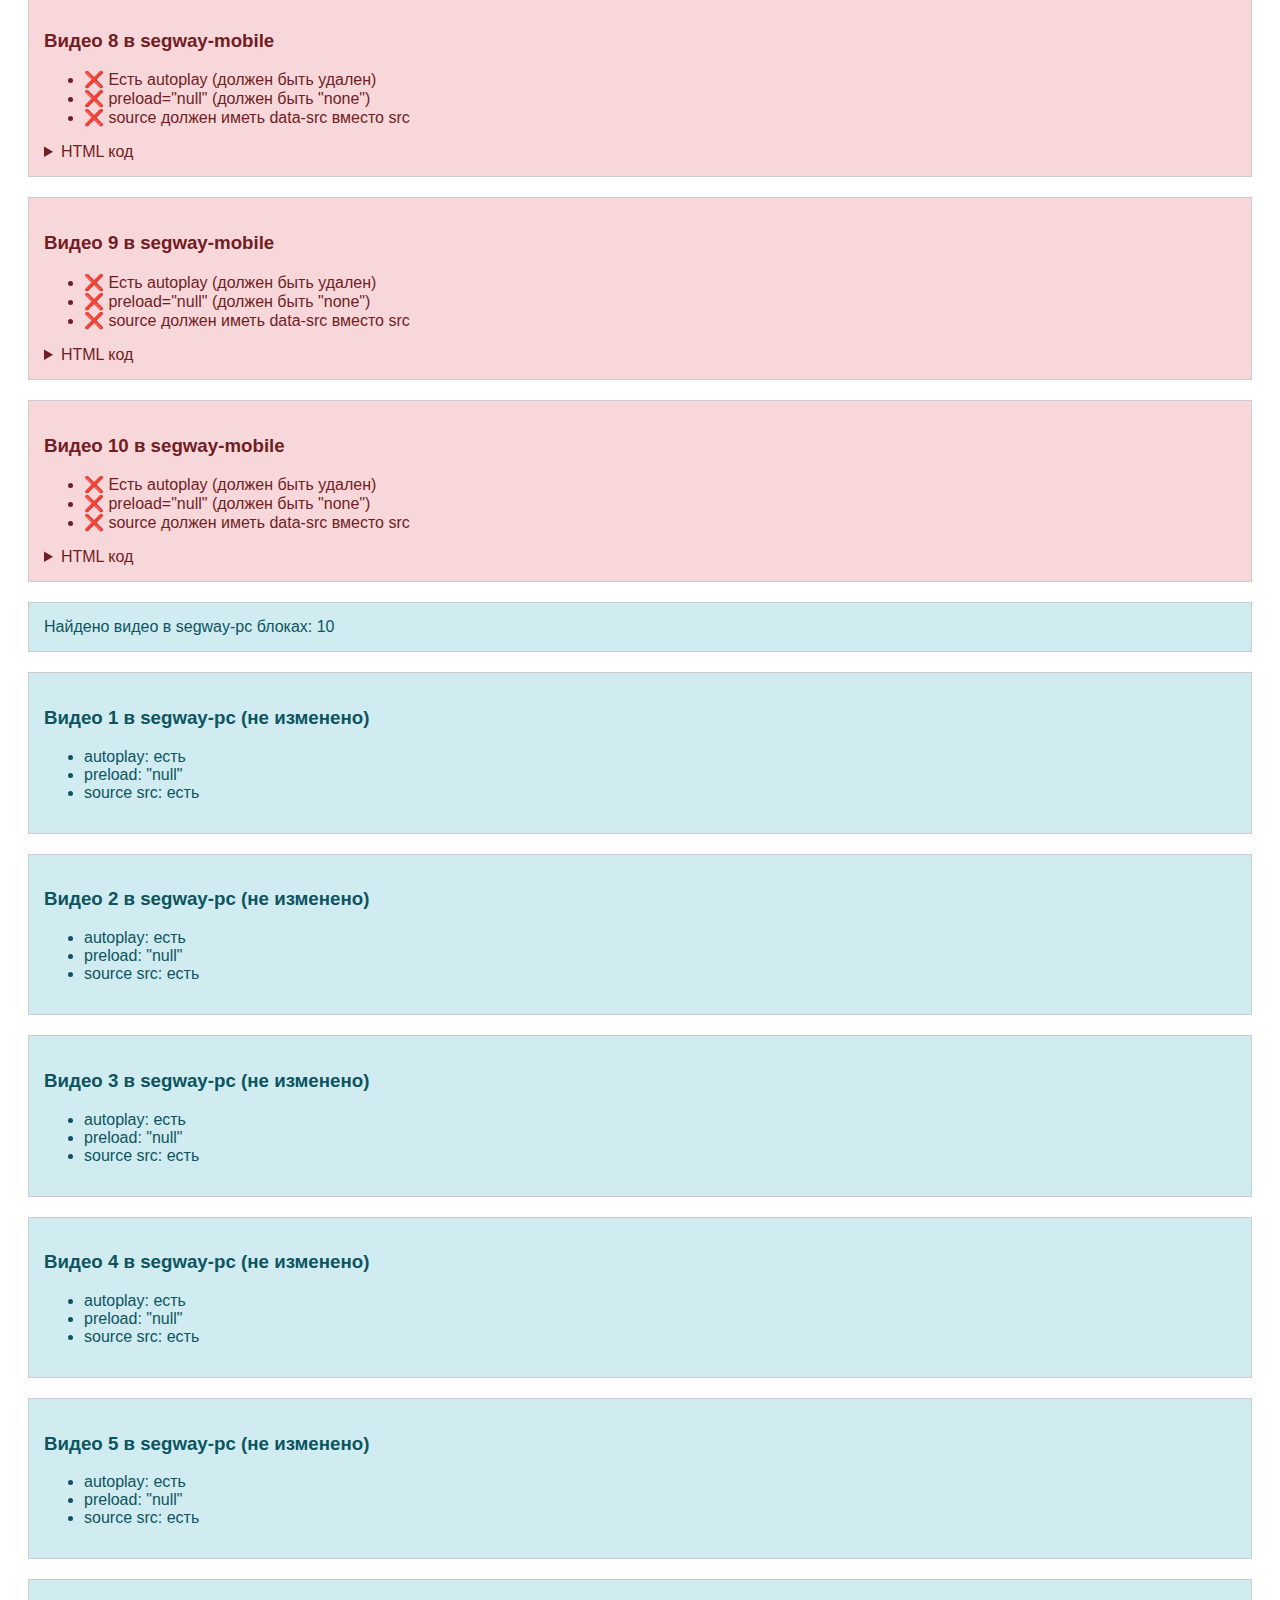
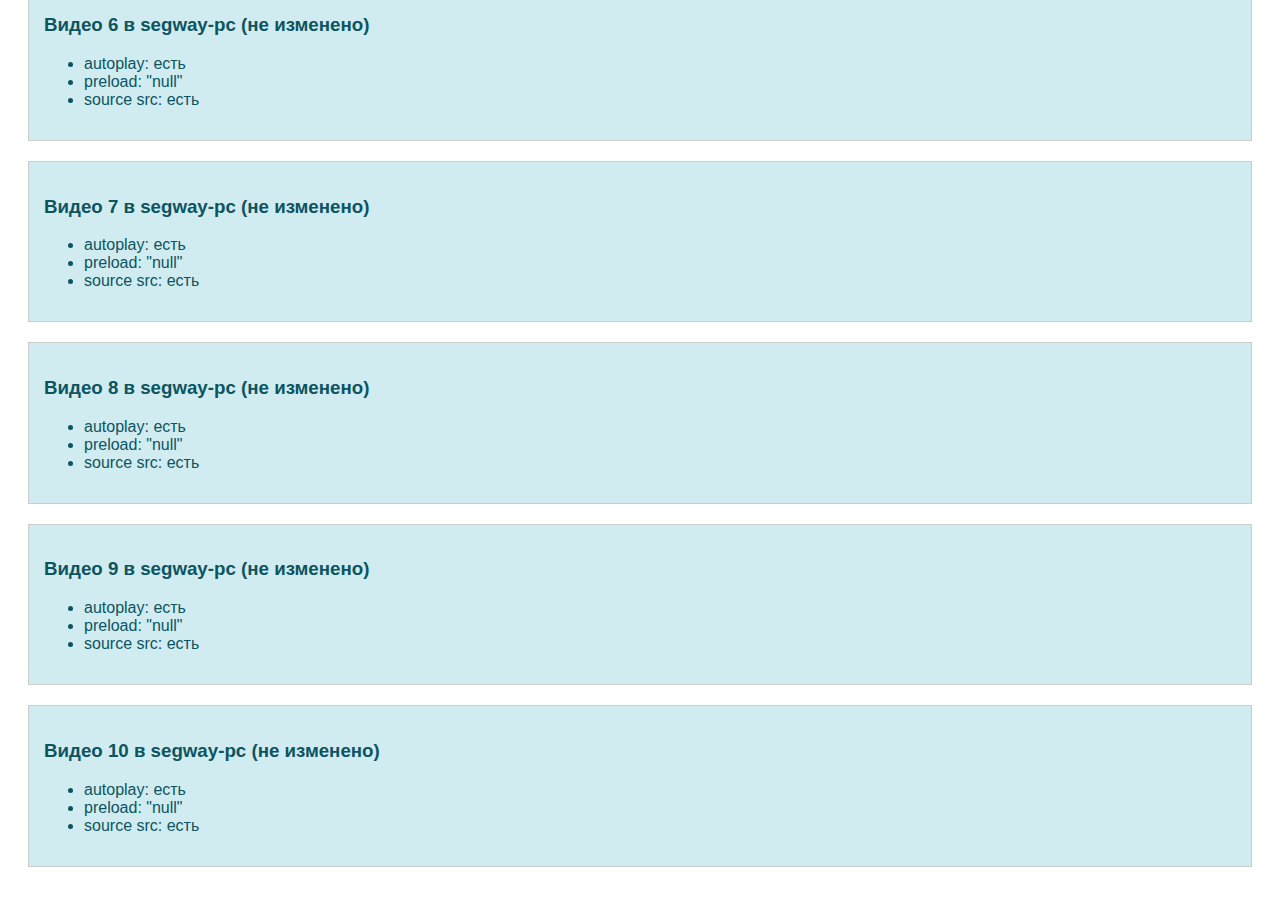
<file: test_video_changes.html>
<!DOCTYPE html>
<html lang="ru">
<head>
    <meta charset="UTF-8">
    <title>Тест изменений видео</title>
    <style>
        body { font-family: Arial, sans-serif; padding: 20px; }
        .result { margin: 20px 0; padding: 15px; border: 1px solid #ccc; }
        .success { background: #d4edda; color: #155724; }
        .error { background: #f8d7da; color: #721c24; }
        .info { background: #d1ecf1; color: #0c5460; }
        pre { background: #f4f4f4; padding: 10px; overflow-x: auto; }
    </style>
</head>
<body>
    <h1>Результаты проверки изменений видео</h1>
    <div id="results"></div>

    <script>
        async function checkVideos() {
            const results = document.getElementById('results');
            
            // Загружаем index.html
            try {
                const response = await fetch('index.html');
                const html = await response.text();
                const parser = new DOMParser();
                const doc = parser.parseFromString(html, 'text/html');
                
                // Проверяем видео в segway-mobile блоках
                const mobileVideos = doc.querySelectorAll('.segway-mobile video');
                results.innerHTML += `<div class="result info">Найдено видео в segway-mobile блоках: ${mobileVideos.length}</div>`;
                
                mobileVideos.forEach((video, index) => {
                    const hasAutoplay = video.hasAttribute('autoplay');
                    const preload = video.getAttribute('preload');
                    const source = video.querySelector('source');
                    const hasDataSrc = source ? source.hasAttribute('data-src') : false;
                    const hasSrc = source ? source.hasAttribute('src') : false;
                    
                    let status = 'success';
                    let issues = [];
                    
                    if (hasAutoplay) {
                        status = 'error';
                        issues.push('❌ Есть autoplay (должен быть удален)');
                    } else {
                        issues.push('✅ autoplay удален');
                    }
                    
                    if (preload !== 'none') {
                        status = 'error';
                        issues.push(`❌ preload="${preload}" (должен быть "none")`);
                    } else {
                        issues.push('✅ preload="none"');
                    }
                    
                    if (!hasDataSrc || hasSrc) {
                        status = 'error';
                        issues.push('❌ source должен иметь data-src вместо src');
                    } else {
                        issues.push('✅ source имеет data-src');
                    }
                    
                    results.innerHTML += `
                        <div class="result ${status}">
                            <h3>Видео ${index + 1} в segway-mobile</h3>
                            <ul>${issues.map(i => `<li>${i}</li>`).join('')}</ul>
                            <details>
                                <summary>HTML код</summary>
                                <pre>${video.outerHTML.replace(/</g, '&lt;').replace(/>/g, '&gt;')}</pre>
                            </details>
                        </div>
                    `;
                });
                
                // Проверяем видео в segway-pc блоках (не должны быть изменены)
                const pcVideos = doc.querySelectorAll('.segway-pc video');
                results.innerHTML += `<div class="result info">Найдено видео в segway-pc блоках: ${pcVideos.length}</div>`;
                
                pcVideos.forEach((video, index) => {
                    const hasAutoplay = video.hasAttribute('autoplay');
                    const preload = video.getAttribute('preload');
                    const source = video.querySelector('source');
                    const hasSrc = source ? source.hasAttribute('src') : false;
                    
                    results.innerHTML += `
                        <div class="result info">
                            <h3>Видео ${index + 1} в segway-pc (не изменено)</h3>
                            <ul>
                                <li>autoplay: ${hasAutoplay ? 'есть' : 'нет'}</li>
                                <li>preload: "${preload}"</li>
                                <li>source src: ${hasSrc ? 'есть' : 'нет'}</li>
                            </ul>
                        </div>
                    `;
                });
                
            } catch (error) {
                results.innerHTML = `<div class="result error">Ошибка загрузки: ${error.message}</div>`;
            }
        }
        
        checkVideos();
    </script>
</body>
</html>
</file>
<file: E125S/E125S - Segway-Ninebot_files/app.css>
@charset "UTF-8";article,aside,details,figcaption,figure,footer,header,hgroup,nav,section{display:block;margin:0}audio,canvas,video{*zoom:1;display:inline-block;*display:inline}audio:not([controls]){display:none}html{-webkit-text-size-adjust:100%;-ms-text-size-adjust:100%;font-size:100%}a:active,a:focus,a:hover{outline:0}sub,sup{font-size:75%;line-height:0;position:relative;vertical-align:baseline}sup{top:-.5em}sub{bottom:-.25em}img{-ms-interpolation-mode:bicubic;border:0;max-width:100%;vertical-align:middle}#map_canvas img{max-width:none}button,input,select,textarea{font-size:100%;margin:0;vertical-align:middle}button,input{line-height:normal;*overflow:visible}button::-moz-focus-inner,input::-moz-focus-inner{border:0;padding:0}input{-webkit-appearance:none;border-radius:0}button,input[type=button],input[type=reset],input[type=submit]{-webkit-appearance:button;cursor:pointer}input[type=search]{-webkit-appearance:textfield;box-sizing:content-box}input[type=search]::-webkit-search-cancel-button,input[type=search]::-webkit-search-decoration{-webkit-appearance:none}textarea{overflow:auto;vertical-align:top}*{-webkit-font-smoothing:antialiased;-moz-osx-font-smoothing:grayscale;outline:none}select::-ms-expand{display:none}body,html,li,ol,ul{margin:0;padding:0}ol,ul{list-style:none}article,aside,footer,header,hgroup,main,nav,section{display:block}*{-webkit-tap-highlight-color:rgba(0,0,0,0)}@keyframes scroll-animation{0%{opacity:1;transform:translateZ(0)}10%{opacity:1;transform:translate3d(0,8px,0)}15%{opacity:1;transform:translate3d(0,8px,0)}25%{opacity:0;transform:translate3d(0,8px,0)}30%{opacity:0;transform:translateZ(0)}40%{opacity:1;transform:translateZ(0)}}article,aside,figcaption{align-items:center;display:flex;flex-direction:column;justify-content:center}article a,aside a,figcaption a{text-decoration:none}article .h1,article .h2,article h1,article h2,article p,aside .h1,aside .h2,aside h1,aside h2,aside p,figcaption .h1,figcaption .h2,figcaption h1,figcaption h2,figcaption p{max-width:970px}article small.disclaimer,aside small.disclaimer,figcaption small.disclaimer{margin-bottom:30px;margin-top:30px;max-width:50%}@media (max-width:668px){article small.disclaimer,aside small.disclaimer,figcaption small.disclaimer{max-width:unset}}article .h1,article h1,aside .h1,aside h1,figcaption .h1,figcaption h1{color:#000;font-size:40px;font-weight:600;line-height:55px;margin:0 0 20px;text-transform:unset}@media (max-width:768px){article .h1,article h1,aside .h1,aside h1,figcaption .h1,figcaption h1{font-size:30px;line-height:45px;margin:0 0 15px}}@media (max-width:668px){article .h1,article h1,aside .h1,aside h1,figcaption .h1,figcaption h1{font-size:25px;line-height:35px;margin:0 0 10px}}article .h2,article h2,aside .h2,aside h2,figcaption .h2,figcaption h2{color:rgba(0,0,0,.5);font-size:14px;font-weight:600;line-height:20px;margin:0 0 10px;text-transform:uppercase}@media (max-width:668px){article .h2,article h2,aside .h2,aside h2,figcaption .h2,figcaption h2{margin:0 0 5px}}article p,aside p,figcaption p{color:#000;font-size:18px;line-height:35px;margin:0 0 10px}@media (max-width:768px){article p,aside p,figcaption p{font-size:16px;line-height:30px}}@media (max-width:668px){article p,aside p,figcaption p{font-size:14px;line-height:24px}}article p:last-of-type,aside p:last-of-type,figcaption p:last-of-type{margin:0 0 20px}@media (max-width:768px){article p:last-of-type,aside p:last-of-type,figcaption p:last-of-type{margin:0 0 15px}}@media (max-width:668px){article p:last-of-type,aside p:last-of-type,figcaption p:last-of-type{margin:0 0 10px}}article p.note,aside p.note,figcaption p.note{font-size:14px}.simple-product figure figcaption .buttons-column,article .buttons,aside .buttons,figcaption .buttons{align-items:center;display:flex;flex-wrap:wrap;justify-content:space-between;margin:0 0 -5px}.simple-product figure figcaption .buttons-column a,article .buttons a,aside .buttons a,figcaption .buttons a{margin:0 10px 5px 0}.simple-product figure figcaption .buttons-column a:last-of-type,article .buttons a:last-of-type,aside .buttons a:last-of-type,figcaption .buttons a:last-of-type{margin:0 0 5px}article .h1:last-child,article .h2:last-child,article h1:last-child,article h2:last-child,article p:last-child,aside .h1:last-child,aside .h2:last-child,aside h1:last-child,aside h2:last-child,aside p:last-child,figcaption .h1:last-child,figcaption .h2:last-child,figcaption h1:last-child,figcaption h2:last-child,figcaption p:last-child{margin-bottom:0}article .h1+.h2,article .h1+h2,article h1+h2,aside .h1+.h2,aside .h1+h2,aside h1+h2,figcaption .h1+.h2,figcaption .h1+h2,figcaption h1+h2{margin-bottom:20px;margin-top:-10px}@media (max-width:768px){article .h1+.h2,article .h1+h2,article h1+h2,aside .h1+.h2,aside .h1+h2,aside h1+h2,figcaption .h1+.h2,figcaption .h1+h2,figcaption h1+h2{margin-bottom:15px;margin-top:-5px}}@media (max-width:668px){article .h1+.h2,article .h1+h2,article h1+h2,aside .h1+.h2,aside .h1+h2,aside h1+h2,figcaption .h1+.h2,figcaption .h1+h2,figcaption h1+h2{margin-bottom:10px;margin-top:0}}article.narrow .h1,article.narrow .h2,article.narrow h1,article.narrow h2,article.narrow p,aside.narrow .h1,aside.narrow .h2,aside.narrow h1,aside.narrow h2,aside.narrow p,figcaption.narrow .h1,figcaption.narrow .h2,figcaption.narrow h1,figcaption.narrow h2,figcaption.narrow p{max-width:810px}article.center .h1,article.center .h2,article.center h1,article.center h2,article.center p,aside.center .h1,aside.center .h2,aside.center h1,aside.center h2,aside.center p,figcaption.center .h1,figcaption.center .h2,figcaption.center h1,figcaption.center h2,figcaption.center p{text-align:center}article.left .h1,article.left .h2,article.left h1,article.left h2,article.left p,aside.left .h1,aside.left .h2,aside.left h1,aside.left h2,aside.left p,figcaption.left .h1,figcaption.left .h2,figcaption.left h1,figcaption.left h2,figcaption.left p{text-align:left}article.right .h1,article.right .h2,article.right h1,article.right h2,article.right p,aside.right .h1,aside.right .h2,aside.right h1,aside.right h2,aside.right p,figcaption.right .h1,figcaption.right .h2,figcaption.right h1,figcaption.right h2,figcaption.right p{text-align:right}article.white .h1,article.white h1,aside.white .h1,aside.white h1,figcaption.white .h1,figcaption.white h1{color:#fff}article.white .h2,article.white h2,aside.white .h2,aside.white h2,figcaption.white .h2,figcaption.white h2{color:hsla(0,0%,100%,.5)}article.white p,aside.white p,figcaption.white p{color:hsla(0,0%,100%,.75)}article.black .h1,article.black h1,aside.black .h1,aside.black h1,figcaption.black .h1,figcaption.black h1{color:#000}article.black .h2,article.black h2,aside.black .h2,aside.black h2,figcaption.black .h2,figcaption.black h2{color:rgba(0,0,0,.5)}article.black p,aside.black p,figcaption.black p{color:rgba(0,0,0,.75)}article ul,aside ul,figcaption ul{list-style:disc;margin-bottom:20px}article ul li,aside ul li,figcaption ul li{font-size:18px;line-height:35px}a.arrow,p.arrow{align-items:center;display:flex;font-weight:400}a.arrow:after,a.arrow:before,p.arrow:after,p.arrow:before{transition:transform .25s cubic-bezier(.645,.045,.355,1);will-change:transform}a.arrow:hover:after,a.arrow:hover:before,p.arrow:hover:after,p.arrow:hover:before{transition:transform .15s cubic-bezier(.645,.045,.355,1)}a.arrow.with-tail:before,p.arrow.with-tail:before{background-color:#000;border-radius:1px;content:"";display:inline-block;height:2px;margin:0 -6px 0 10px;order:1;width:16px}a.arrow:after,p.arrow:after{border-color:#000 #000 transparent transparent;border-radius:2px 0 2px 2px;border-style:solid;border-width:2px 2px 0 0;box-sizing:border-box;content:"";display:inline-block;flex-grow:0;flex-shrink:0;height:12px;margin:0 0 0 8px;order:2;transform:rotate(45deg);width:12px}a.arrow.with-tail:after,p.arrow.with-tail:after{margin:0 0 0 -6px}a.arrow:hover.with-tail:before,p.arrow:hover.with-tail:before{transform:translateX(10px)}a.arrow:hover:after,p.arrow:hover:after{transform:translateX(10px) rotate(45deg)}.align-baseline{vertical-align:baseline!important}.align-top{vertical-align:top!important}.align-middle{vertical-align:middle!important}.align-bottom{vertical-align:bottom!important}.align-text-bottom{vertical-align:text-bottom!important}.align-text-top{vertical-align:text-top!important}.bg-primary{background-color:#007bff!important}a.bg-primary:focus,a.bg-primary:hover,button.bg-primary:focus,button.bg-primary:hover{background-color:#0062cc!important}.bg-secondary{background-color:#6c757d!important}a.bg-secondary:focus,a.bg-secondary:hover,button.bg-secondary:focus,button.bg-secondary:hover{background-color:#545b62!important}.bg-success{background-color:#28a745!important}a.bg-success:focus,a.bg-success:hover,button.bg-success:focus,button.bg-success:hover{background-color:#1e7e34!important}.bg-info{background-color:#17a2b8!important}a.bg-info:focus,a.bg-info:hover,button.bg-info:focus,button.bg-info:hover{background-color:#117a8b!important}.bg-warning{background-color:#ffc107!important}a.bg-warning:focus,a.bg-warning:hover,button.bg-warning:focus,button.bg-warning:hover{background-color:#d39e00!important}.bg-danger{background-color:#dc3545!important}a.bg-danger:focus,a.bg-danger:hover,button.bg-danger:focus,button.bg-danger:hover{background-color:#bd2130!important}.bg-light{background-color:#f8f9fa!important}a.bg-light:focus,a.bg-light:hover,button.bg-light:focus,button.bg-light:hover{background-color:#dae0e5!important}.bg-dark{background-color:#343a40!important}a.bg-dark:focus,a.bg-dark:hover,button.bg-dark:focus,button.bg-dark:hover{background-color:#1d2124!important}.bg-white{background-color:#fff!important}.bg-transparent{background-color:transparent!important}.border{border:1px solid #dee2e6!important}.border-top{border-top:1px solid #dee2e6!important}.border-right{border-right:1px solid #dee2e6!important}.border-bottom{border-bottom:1px solid #dee2e6!important}.border-left{border-left:1px solid #dee2e6!important}.border-0{border:0!important}.border-top-0{border-top:0!important}.border-right-0{border-right:0!important}.border-bottom-0{border-bottom:0!important}.border-left-0{border-left:0!important}.border-primary{border-color:#007bff!important}.border-secondary{border-color:#6c757d!important}.border-success{border-color:#28a745!important}.border-info{border-color:#17a2b8!important}.border-warning{border-color:#ffc107!important}.border-danger{border-color:#dc3545!important}.border-light{border-color:#f8f9fa!important}.border-dark{border-color:#343a40!important}.border-white{border-color:#fff!important}.rounded-sm{border-radius:.2rem!important}.rounded{border-radius:.25rem!important}.rounded-top{border-top-left-radius:.25rem!important}.rounded-right,.rounded-top{border-top-right-radius:.25rem!important}.rounded-bottom,.rounded-right{border-bottom-right-radius:.25rem!important}.rounded-bottom,.rounded-left{border-bottom-left-radius:.25rem!important}.rounded-left{border-top-left-radius:.25rem!important}.rounded-lg{border-radius:.3rem!important}.rounded-circle{border-radius:50%!important}.rounded-pill{border-radius:50rem!important}.rounded-0{border-radius:0!important}.clearfix:after{clear:both;content:"";display:block}.d-none{display:none!important}.d-inline{display:inline!important}.d-inline-block{display:inline-block!important}.d-block{display:block!important}.d-table{display:table!important}.d-table-row{display:table-row!important}.d-table-cell{display:table-cell!important}.d-flex{display:flex!important}.d-inline-flex{display:inline-flex!important}@media (min-width:576px){.d-sm-none{display:none!important}.d-sm-inline{display:inline!important}.d-sm-inline-block{display:inline-block!important}.d-sm-block{display:block!important}.d-sm-table{display:table!important}.d-sm-table-row{display:table-row!important}.d-sm-table-cell{display:table-cell!important}.d-sm-flex{display:flex!important}.d-sm-inline-flex{display:inline-flex!important}}@media (min-width:768px){.d-md-none{display:none!important}.d-md-inline{display:inline!important}.d-md-inline-block{display:inline-block!important}.d-md-block{display:block!important}.d-md-table{display:table!important}.d-md-table-row{display:table-row!important}.d-md-table-cell{display:table-cell!important}.d-md-flex{display:flex!important}.d-md-inline-flex{display:inline-flex!important}}@media (min-width:992px){.d-lg-none{display:none!important}.d-lg-inline{display:inline!important}.d-lg-inline-block{display:inline-block!important}.d-lg-block{display:block!important}.d-lg-table{display:table!important}.d-lg-table-row{display:table-row!important}.d-lg-table-cell{display:table-cell!important}.d-lg-flex{display:flex!important}.d-lg-inline-flex{display:inline-flex!important}}@media (min-width:1200px){.d-xl-none{display:none!important}.d-xl-inline{display:inline!important}.d-xl-inline-block{display:inline-block!important}.d-xl-block{display:block!important}.d-xl-table{display:table!important}.d-xl-table-row{display:table-row!important}.d-xl-table-cell{display:table-cell!important}.d-xl-flex{display:flex!important}.d-xl-inline-flex{display:inline-flex!important}}@media print{.d-print-none{display:none!important}.d-print-inline{display:inline!important}.d-print-inline-block{display:inline-block!important}.d-print-block{display:block!important}.d-print-table{display:table!important}.d-print-table-row{display:table-row!important}.d-print-table-cell{display:table-cell!important}.d-print-flex{display:flex!important}.d-print-inline-flex{display:inline-flex!important}}.embed-responsive{display:block;overflow:hidden;padding:0;position:relative;width:100%}.embed-responsive:before{content:"";display:block}.embed-responsive .embed-responsive-item,.embed-responsive embed,.embed-responsive iframe,.embed-responsive object,.embed-responsive video{border:0;bottom:0;height:100%;left:0;position:absolute;top:0;width:100%}.embed-responsive-21by9:before{padding-top:42.85714286%}.embed-responsive-16by9:before{padding-top:56.25%}.embed-responsive-4by3:before{padding-top:75%}.embed-responsive-1by1:before{padding-top:100%}.flex-row{flex-direction:row!important}.flex-column{flex-direction:column!important}.flex-row-reverse{flex-direction:row-reverse!important}.flex-column-reverse{flex-direction:column-reverse!important}.flex-wrap{flex-wrap:wrap!important}.flex-nowrap{flex-wrap:nowrap!important}.flex-wrap-reverse{flex-wrap:wrap-reverse!important}.flex-fill{flex:1 1 auto!important}.flex-grow-0{flex-grow:0!important}.flex-grow-1{flex-grow:1!important}.flex-shrink-0{flex-shrink:0!important}.flex-shrink-1{flex-shrink:1!important}.justify-content-start{justify-content:flex-start!important}.justify-content-end{justify-content:flex-end!important}.justify-content-center{justify-content:center!important}.justify-content-between{justify-content:space-between!important}.justify-content-around{justify-content:space-around!important}.align-items-start{align-items:flex-start!important}.align-items-end{align-items:flex-end!important}.align-items-center{align-items:center!important}.align-items-baseline{align-items:baseline!important}.align-items-stretch{align-items:stretch!important}.align-content-start{align-content:flex-start!important}.align-content-end{align-content:flex-end!important}.align-content-center{align-content:center!important}.align-content-between{align-content:space-between!important}.align-content-around{align-content:space-around!important}.align-content-stretch{align-content:stretch!important}.align-self-auto{align-self:auto!important}.align-self-start{align-self:flex-start!important}.align-self-end{align-self:flex-end!important}.align-self-center{align-self:center!important}.align-self-baseline{align-self:baseline!important}.align-self-stretch{align-self:stretch!important}@media (min-width:576px){.flex-sm-row{flex-direction:row!important}.flex-sm-column{flex-direction:column!important}.flex-sm-row-reverse{flex-direction:row-reverse!important}.flex-sm-column-reverse{flex-direction:column-reverse!important}.flex-sm-wrap{flex-wrap:wrap!important}.flex-sm-nowrap{flex-wrap:nowrap!important}.flex-sm-wrap-reverse{flex-wrap:wrap-reverse!important}.flex-sm-fill{flex:1 1 auto!important}.flex-sm-grow-0{flex-grow:0!important}.flex-sm-grow-1{flex-grow:1!important}.flex-sm-shrink-0{flex-shrink:0!important}.flex-sm-shrink-1{flex-shrink:1!important}.justify-content-sm-start{justify-content:flex-start!important}.justify-content-sm-end{justify-content:flex-end!important}.justify-content-sm-center{justify-content:center!important}.justify-content-sm-between{justify-content:space-between!important}.justify-content-sm-around{justify-content:space-around!important}.align-items-sm-start{align-items:flex-start!important}.align-items-sm-end{align-items:flex-end!important}.align-items-sm-center{align-items:center!important}.align-items-sm-baseline{align-items:baseline!important}.align-items-sm-stretch{align-items:stretch!important}.align-content-sm-start{align-content:flex-start!important}.align-content-sm-end{align-content:flex-end!important}.align-content-sm-center{align-content:center!important}.align-content-sm-between{align-content:space-between!important}.align-content-sm-around{align-content:space-around!important}.align-content-sm-stretch{align-content:stretch!important}.align-self-sm-auto{align-self:auto!important}.align-self-sm-start{align-self:flex-start!important}.align-self-sm-end{align-self:flex-end!important}.align-self-sm-center{align-self:center!important}.align-self-sm-baseline{align-self:baseline!important}.align-self-sm-stretch{align-self:stretch!important}}@media (min-width:768px){.flex-md-row{flex-direction:row!important}.flex-md-column{flex-direction:column!important}.flex-md-row-reverse{flex-direction:row-reverse!important}.flex-md-column-reverse{flex-direction:column-reverse!important}.flex-md-wrap{flex-wrap:wrap!important}.flex-md-nowrap{flex-wrap:nowrap!important}.flex-md-wrap-reverse{flex-wrap:wrap-reverse!important}.flex-md-fill{flex:1 1 auto!important}.flex-md-grow-0{flex-grow:0!important}.flex-md-grow-1{flex-grow:1!important}.flex-md-shrink-0{flex-shrink:0!important}.flex-md-shrink-1{flex-shrink:1!important}.justify-content-md-start{justify-content:flex-start!important}.justify-content-md-end{justify-content:flex-end!important}.justify-content-md-center{justify-content:center!important}.justify-content-md-between{justify-content:space-between!important}.justify-content-md-around{justify-content:space-around!important}.align-items-md-start{align-items:flex-start!important}.align-items-md-end{align-items:flex-end!important}.align-items-md-center{align-items:center!important}.align-items-md-baseline{align-items:baseline!important}.align-items-md-stretch{align-items:stretch!important}.align-content-md-start{align-content:flex-start!important}.align-content-md-end{align-content:flex-end!important}.align-content-md-center{align-content:center!important}.align-content-md-between{align-content:space-between!important}.align-content-md-around{align-content:space-around!important}.align-content-md-stretch{align-content:stretch!important}.align-self-md-auto{align-self:auto!important}.align-self-md-start{align-self:flex-start!important}.align-self-md-end{align-self:flex-end!important}.align-self-md-center{align-self:center!important}.align-self-md-baseline{align-self:baseline!important}.align-self-md-stretch{align-self:stretch!important}}@media (min-width:992px){.flex-lg-row{flex-direction:row!important}.flex-lg-column{flex-direction:column!important}.flex-lg-row-reverse{flex-direction:row-reverse!important}.flex-lg-column-reverse{flex-direction:column-reverse!important}.flex-lg-wrap{flex-wrap:wrap!important}.flex-lg-nowrap{flex-wrap:nowrap!important}.flex-lg-wrap-reverse{flex-wrap:wrap-reverse!important}.flex-lg-fill{flex:1 1 auto!important}.flex-lg-grow-0{flex-grow:0!important}.flex-lg-grow-1{flex-grow:1!important}.flex-lg-shrink-0{flex-shrink:0!important}.flex-lg-shrink-1{flex-shrink:1!important}.justify-content-lg-start{justify-content:flex-start!important}.justify-content-lg-end{justify-content:flex-end!important}.justify-content-lg-center{justify-content:center!important}.justify-content-lg-between{justify-content:space-between!important}.justify-content-lg-around{justify-content:space-around!important}.align-items-lg-start{align-items:flex-start!important}.align-items-lg-end{align-items:flex-end!important}.align-items-lg-center{align-items:center!important}.align-items-lg-baseline{align-items:baseline!important}.align-items-lg-stretch{align-items:stretch!important}.align-content-lg-start{align-content:flex-start!important}.align-content-lg-end{align-content:flex-end!important}.align-content-lg-center{align-content:center!important}.align-content-lg-between{align-content:space-between!important}.align-content-lg-around{align-content:space-around!important}.align-content-lg-stretch{align-content:stretch!important}.align-self-lg-auto{align-self:auto!important}.align-self-lg-start{align-self:flex-start!important}.align-self-lg-end{align-self:flex-end!important}.align-self-lg-center{align-self:center!important}.align-self-lg-baseline{align-self:baseline!important}.align-self-lg-stretch{align-self:stretch!important}}@media (min-width:1200px){.flex-xl-row{flex-direction:row!important}.flex-xl-column{flex-direction:column!important}.flex-xl-row-reverse{flex-direction:row-reverse!important}.flex-xl-column-reverse{flex-direction:column-reverse!important}.flex-xl-wrap{flex-wrap:wrap!important}.flex-xl-nowrap{flex-wrap:nowrap!important}.flex-xl-wrap-reverse{flex-wrap:wrap-reverse!important}.flex-xl-fill{flex:1 1 auto!important}.flex-xl-grow-0{flex-grow:0!important}.flex-xl-grow-1{flex-grow:1!important}.flex-xl-shrink-0{flex-shrink:0!important}.flex-xl-shrink-1{flex-shrink:1!important}.justify-content-xl-start{justify-content:flex-start!important}.justify-content-xl-end{justify-content:flex-end!important}.justify-content-xl-center{justify-content:center!important}.justify-content-xl-between{justify-content:space-between!important}.justify-content-xl-around{justify-content:space-around!important}.align-items-xl-start{align-items:flex-start!important}.align-items-xl-end{align-items:flex-end!important}.align-items-xl-center{align-items:center!important}.align-items-xl-baseline{align-items:baseline!important}.align-items-xl-stretch{align-items:stretch!important}.align-content-xl-start{align-content:flex-start!important}.align-content-xl-end{align-content:flex-end!important}.align-content-xl-center{align-content:center!important}.align-content-xl-between{align-content:space-between!important}.align-content-xl-around{align-content:space-around!important}.align-content-xl-stretch{align-content:stretch!important}.align-self-xl-auto{align-self:auto!important}.align-self-xl-start{align-self:flex-start!important}.align-self-xl-end{align-self:flex-end!important}.align-self-xl-center{align-self:center!important}.align-self-xl-baseline{align-self:baseline!important}.align-self-xl-stretch{align-self:stretch!important}}.float-left{float:left!important}.float-right{float:right!important}.float-none{float:none!important}@media (min-width:576px){.float-sm-left{float:left!important}.float-sm-right{float:right!important}.float-sm-none{float:none!important}}@media (min-width:768px){.float-md-left{float:left!important}.float-md-right{float:right!important}.float-md-none{float:none!important}}@media (min-width:992px){.float-lg-left{float:left!important}.float-lg-right{float:right!important}.float-lg-none{float:none!important}}@media (min-width:1200px){.float-xl-left{float:left!important}.float-xl-right{float:right!important}.float-xl-none{float:none!important}}.user-select-all{-webkit-user-select:all!important;user-select:all!important}.user-select-auto{-webkit-user-select:auto!important;-ms-user-select:auto!important;user-select:auto!important}.user-select-none{-webkit-user-select:none!important;-ms-user-select:none!important;user-select:none!important}.overflow-auto{overflow:auto!important}.overflow-hidden{overflow:hidden!important}.position-static{position:static!important}.position-relative{position:relative!important}.position-absolute{position:absolute!important}.position-fixed{position:fixed!important}.position-sticky{position:sticky!important}.fixed-top{top:0}.fixed-bottom,.fixed-top{left:0;position:fixed;right:0;z-index:1030}.fixed-bottom{bottom:0}@supports (position:sticky){.sticky-top{position:sticky;top:0;z-index:1020}}.sr-only{clip:rect(0,0,0,0);border:0;height:1px;margin:-1px;overflow:hidden;padding:0;position:absolute;white-space:nowrap;width:1px}.sr-only-focusable:active,.sr-only-focusable:focus{clip:auto;height:auto;overflow:visible;position:static;white-space:normal;width:auto}.shadow-sm{box-shadow:0 .125rem .25rem rgba(0,0,0,.075)!important}.shadow{box-shadow:0 .5rem 1rem rgba(0,0,0,.15)!important}.shadow-lg{box-shadow:0 1rem 3rem rgba(0,0,0,.175)!important}.shadow-none{box-shadow:none!important}.w-25{width:25%!important}.w-50{width:50%!important}.w-75{width:75%!important}.w-100{width:100%!important}.w-auto{width:auto!important}.h-25{height:25%!important}.h-50{height:50%!important}.h-75{height:75%!important}.h-100{height:100%!important}.h-auto{height:auto!important}.mw-100{max-width:100%!important}.mh-100{max-height:100%!important}.min-vw-100{min-width:100vw!important}.min-vh-100{min-height:100vh!important}.vw-100{width:100vw!important}.vh-100{height:100vh!important}.m-0{margin:0!important}.mt-0,.my-0{margin-top:0!important}.mr-0,.mx-0{margin-right:0!important}.mb-0,.my-0{margin-bottom:0!important}.ml-0,.mx-0{margin-left:0!important}.m-1{margin:.25rem!important}.mt-1,.my-1{margin-top:.25rem!important}.mr-1,.mx-1{margin-right:.25rem!important}.mb-1,.my-1{margin-bottom:.25rem!important}.ml-1,.mx-1{margin-left:.25rem!important}.m-2{margin:.5rem!important}.mt-2,.my-2{margin-top:.5rem!important}.mr-2,.mx-2{margin-right:.5rem!important}.mb-2,.my-2{margin-bottom:.5rem!important}.ml-2,.mx-2{margin-left:.5rem!important}.m-3{margin:1rem!important}.mt-3,.my-3{margin-top:1rem!important}.mr-3,.mx-3{margin-right:1rem!important}.mb-3,.my-3{margin-bottom:1rem!important}.ml-3,.mx-3{margin-left:1rem!important}.m-4{margin:1.5rem!important}.mt-4,.my-4{margin-top:1.5rem!important}.mr-4,.mx-4{margin-right:1.5rem!important}.mb-4,.my-4{margin-bottom:1.5rem!important}.ml-4,.mx-4{margin-left:1.5rem!important}.m-5{margin:3rem!important}.mt-5,.my-5{margin-top:3rem!important}.mr-5,.mx-5{margin-right:3rem!important}.mb-5,.my-5{margin-bottom:3rem!important}.ml-5,.mx-5{margin-left:3rem!important}.p-0{padding:0!important}.pt-0,.py-0{padding-top:0!important}.pr-0,.px-0{padding-right:0!important}.pb-0,.py-0{padding-bottom:0!important}.pl-0,.px-0{padding-left:0!important}.p-1{padding:.25rem!important}.pt-1,.py-1{padding-top:.25rem!important}.pr-1,.px-1{padding-right:.25rem!important}.pb-1,.py-1{padding-bottom:.25rem!important}.pl-1,.px-1{padding-left:.25rem!important}.p-2{padding:.5rem!important}.pt-2,.py-2{padding-top:.5rem!important}.pr-2,.px-2{padding-right:.5rem!important}.pb-2,.py-2{padding-bottom:.5rem!important}.pl-2,.px-2{padding-left:.5rem!important}.p-3{padding:1rem!important}.pt-3,.py-3{padding-top:1rem!important}.pr-3,.px-3{padding-right:1rem!important}.pb-3,.py-3{padding-bottom:1rem!important}.pl-3,.px-3{padding-left:1rem!important}.p-4{padding:1.5rem!important}.pt-4,.py-4{padding-top:1.5rem!important}.pr-4,.px-4{padding-right:1.5rem!important}.pb-4,.py-4{padding-bottom:1.5rem!important}.pl-4,.px-4{padding-left:1.5rem!important}.p-5{padding:3rem!important}.pt-5,.py-5{padding-top:3rem!important}.pr-5,.px-5{padding-right:3rem!important}.pb-5,.py-5{padding-bottom:3rem!important}.pl-5,.px-5{padding-left:3rem!important}.m-n1{margin:-.25rem!important}.mt-n1,.my-n1{margin-top:-.25rem!important}.mr-n1,.mx-n1{margin-right:-.25rem!important}.mb-n1,.my-n1{margin-bottom:-.25rem!important}.ml-n1,.mx-n1{margin-left:-.25rem!important}.m-n2{margin:-.5rem!important}.mt-n2,.my-n2{margin-top:-.5rem!important}.mr-n2,.mx-n2{margin-right:-.5rem!important}.mb-n2,.my-n2{margin-bottom:-.5rem!important}.ml-n2,.mx-n2{margin-left:-.5rem!important}.m-n3{margin:-1rem!important}.mt-n3,.my-n3{margin-top:-1rem!important}.mr-n3,.mx-n3{margin-right:-1rem!important}.mb-n3,.my-n3{margin-bottom:-1rem!important}.ml-n3,.mx-n3{margin-left:-1rem!important}.m-n4{margin:-1.5rem!important}.mt-n4,.my-n4{margin-top:-1.5rem!important}.mr-n4,.mx-n4{margin-right:-1.5rem!important}.mb-n4,.my-n4{margin-bottom:-1.5rem!important}.ml-n4,.mx-n4{margin-left:-1.5rem!important}.m-n5{margin:-3rem!important}.mt-n5,.my-n5{margin-top:-3rem!important}.mr-n5,.mx-n5{margin-right:-3rem!important}.mb-n5,.my-n5{margin-bottom:-3rem!important}.ml-n5,.mx-n5{margin-left:-3rem!important}.m-auto{margin:auto!important}.mt-auto,.my-auto{margin-top:auto!important}.mr-auto,.mx-auto{margin-right:auto!important}.mb-auto,.my-auto{margin-bottom:auto!important}.ml-auto,.mx-auto{margin-left:auto!important}@media (min-width:576px){.m-sm-0{margin:0!important}.mt-sm-0,.my-sm-0{margin-top:0!important}.mr-sm-0,.mx-sm-0{margin-right:0!important}.mb-sm-0,.my-sm-0{margin-bottom:0!important}.ml-sm-0,.mx-sm-0{margin-left:0!important}.m-sm-1{margin:.25rem!important}.mt-sm-1,.my-sm-1{margin-top:.25rem!important}.mr-sm-1,.mx-sm-1{margin-right:.25rem!important}.mb-sm-1,.my-sm-1{margin-bottom:.25rem!important}.ml-sm-1,.mx-sm-1{margin-left:.25rem!important}.m-sm-2{margin:.5rem!important}.mt-sm-2,.my-sm-2{margin-top:.5rem!important}.mr-sm-2,.mx-sm-2{margin-right:.5rem!important}.mb-sm-2,.my-sm-2{margin-bottom:.5rem!important}.ml-sm-2,.mx-sm-2{margin-left:.5rem!important}.m-sm-3{margin:1rem!important}.mt-sm-3,.my-sm-3{margin-top:1rem!important}.mr-sm-3,.mx-sm-3{margin-right:1rem!important}.mb-sm-3,.my-sm-3{margin-bottom:1rem!important}.ml-sm-3,.mx-sm-3{margin-left:1rem!important}.m-sm-4{margin:1.5rem!important}.mt-sm-4,.my-sm-4{margin-top:1.5rem!important}.mr-sm-4,.mx-sm-4{margin-right:1.5rem!important}.mb-sm-4,.my-sm-4{margin-bottom:1.5rem!important}.ml-sm-4,.mx-sm-4{margin-left:1.5rem!important}.m-sm-5{margin:3rem!important}.mt-sm-5,.my-sm-5{margin-top:3rem!important}.mr-sm-5,.mx-sm-5{margin-right:3rem!important}.mb-sm-5,.my-sm-5{margin-bottom:3rem!important}.ml-sm-5,.mx-sm-5{margin-left:3rem!important}.p-sm-0{padding:0!important}.pt-sm-0,.py-sm-0{padding-top:0!important}.pr-sm-0,.px-sm-0{padding-right:0!important}.pb-sm-0,.py-sm-0{padding-bottom:0!important}.pl-sm-0,.px-sm-0{padding-left:0!important}.p-sm-1{padding:.25rem!important}.pt-sm-1,.py-sm-1{padding-top:.25rem!important}.pr-sm-1,.px-sm-1{padding-right:.25rem!important}.pb-sm-1,.py-sm-1{padding-bottom:.25rem!important}.pl-sm-1,.px-sm-1{padding-left:.25rem!important}.p-sm-2{padding:.5rem!important}.pt-sm-2,.py-sm-2{padding-top:.5rem!important}.pr-sm-2,.px-sm-2{padding-right:.5rem!important}.pb-sm-2,.py-sm-2{padding-bottom:.5rem!important}.pl-sm-2,.px-sm-2{padding-left:.5rem!important}.p-sm-3{padding:1rem!important}.pt-sm-3,.py-sm-3{padding-top:1rem!important}.pr-sm-3,.px-sm-3{padding-right:1rem!important}.pb-sm-3,.py-sm-3{padding-bottom:1rem!important}.pl-sm-3,.px-sm-3{padding-left:1rem!important}.p-sm-4{padding:1.5rem!important}.pt-sm-4,.py-sm-4{padding-top:1.5rem!important}.pr-sm-4,.px-sm-4{padding-right:1.5rem!important}.pb-sm-4,.py-sm-4{padding-bottom:1.5rem!important}.pl-sm-4,.px-sm-4{padding-left:1.5rem!important}.p-sm-5{padding:3rem!important}.pt-sm-5,.py-sm-5{padding-top:3rem!important}.pr-sm-5,.px-sm-5{padding-right:3rem!important}.pb-sm-5,.py-sm-5{padding-bottom:3rem!important}.pl-sm-5,.px-sm-5{padding-left:3rem!important}.m-sm-n1{margin:-.25rem!important}.mt-sm-n1,.my-sm-n1{margin-top:-.25rem!important}.mr-sm-n1,.mx-sm-n1{margin-right:-.25rem!important}.mb-sm-n1,.my-sm-n1{margin-bottom:-.25rem!important}.ml-sm-n1,.mx-sm-n1{margin-left:-.25rem!important}.m-sm-n2{margin:-.5rem!important}.mt-sm-n2,.my-sm-n2{margin-top:-.5rem!important}.mr-sm-n2,.mx-sm-n2{margin-right:-.5rem!important}.mb-sm-n2,.my-sm-n2{margin-bottom:-.5rem!important}.ml-sm-n2,.mx-sm-n2{margin-left:-.5rem!important}.m-sm-n3{margin:-1rem!important}.mt-sm-n3,.my-sm-n3{margin-top:-1rem!important}.mr-sm-n3,.mx-sm-n3{margin-right:-1rem!important}.mb-sm-n3,.my-sm-n3{margin-bottom:-1rem!important}.ml-sm-n3,.mx-sm-n3{margin-left:-1rem!important}.m-sm-n4{margin:-1.5rem!important}.mt-sm-n4,.my-sm-n4{margin-top:-1.5rem!important}.mr-sm-n4,.mx-sm-n4{margin-right:-1.5rem!important}.mb-sm-n4,.my-sm-n4{margin-bottom:-1.5rem!important}.ml-sm-n4,.mx-sm-n4{margin-left:-1.5rem!important}.m-sm-n5{margin:-3rem!important}.mt-sm-n5,.my-sm-n5{margin-top:-3rem!important}.mr-sm-n5,.mx-sm-n5{margin-right:-3rem!important}.mb-sm-n5,.my-sm-n5{margin-bottom:-3rem!important}.ml-sm-n5,.mx-sm-n5{margin-left:-3rem!important}.m-sm-auto{margin:auto!important}.mt-sm-auto,.my-sm-auto{margin-top:auto!important}.mr-sm-auto,.mx-sm-auto{margin-right:auto!important}.mb-sm-auto,.my-sm-auto{margin-bottom:auto!important}.ml-sm-auto,.mx-sm-auto{margin-left:auto!important}}@media (min-width:768px){.m-md-0{margin:0!important}.mt-md-0,.my-md-0{margin-top:0!important}.mr-md-0,.mx-md-0{margin-right:0!important}.mb-md-0,.my-md-0{margin-bottom:0!important}.ml-md-0,.mx-md-0{margin-left:0!important}.m-md-1{margin:.25rem!important}.mt-md-1,.my-md-1{margin-top:.25rem!important}.mr-md-1,.mx-md-1{margin-right:.25rem!important}.mb-md-1,.my-md-1{margin-bottom:.25rem!important}.ml-md-1,.mx-md-1{margin-left:.25rem!important}.m-md-2{margin:.5rem!important}.mt-md-2,.my-md-2{margin-top:.5rem!important}.mr-md-2,.mx-md-2{margin-right:.5rem!important}.mb-md-2,.my-md-2{margin-bottom:.5rem!important}.ml-md-2,.mx-md-2{margin-left:.5rem!important}.m-md-3{margin:1rem!important}.mt-md-3,.my-md-3{margin-top:1rem!important}.mr-md-3,.mx-md-3{margin-right:1rem!important}.mb-md-3,.my-md-3{margin-bottom:1rem!important}.ml-md-3,.mx-md-3{margin-left:1rem!important}.m-md-4{margin:1.5rem!important}.mt-md-4,.my-md-4{margin-top:1.5rem!important}.mr-md-4,.mx-md-4{margin-right:1.5rem!important}.mb-md-4,.my-md-4{margin-bottom:1.5rem!important}.ml-md-4,.mx-md-4{margin-left:1.5rem!important}.m-md-5{margin:3rem!important}.mt-md-5,.my-md-5{margin-top:3rem!important}.mr-md-5,.mx-md-5{margin-right:3rem!important}.mb-md-5,.my-md-5{margin-bottom:3rem!important}.ml-md-5,.mx-md-5{margin-left:3rem!important}.p-md-0{padding:0!important}.pt-md-0,.py-md-0{padding-top:0!important}.pr-md-0,.px-md-0{padding-right:0!important}.pb-md-0,.py-md-0{padding-bottom:0!important}.pl-md-0,.px-md-0{padding-left:0!important}.p-md-1{padding:.25rem!important}.pt-md-1,.py-md-1{padding-top:.25rem!important}.pr-md-1,.px-md-1{padding-right:.25rem!important}.pb-md-1,.py-md-1{padding-bottom:.25rem!important}.pl-md-1,.px-md-1{padding-left:.25rem!important}.p-md-2{padding:.5rem!important}.pt-md-2,.py-md-2{padding-top:.5rem!important}.pr-md-2,.px-md-2{padding-right:.5rem!important}.pb-md-2,.py-md-2{padding-bottom:.5rem!important}.pl-md-2,.px-md-2{padding-left:.5rem!important}.p-md-3{padding:1rem!important}.pt-md-3,.py-md-3{padding-top:1rem!important}.pr-md-3,.px-md-3{padding-right:1rem!important}.pb-md-3,.py-md-3{padding-bottom:1rem!important}.pl-md-3,.px-md-3{padding-left:1rem!important}.p-md-4{padding:1.5rem!important}.pt-md-4,.py-md-4{padding-top:1.5rem!important}.pr-md-4,.px-md-4{padding-right:1.5rem!important}.pb-md-4,.py-md-4{padding-bottom:1.5rem!important}.pl-md-4,.px-md-4{padding-left:1.5rem!important}.p-md-5{padding:3rem!important}.pt-md-5,.py-md-5{padding-top:3rem!important}.pr-md-5,.px-md-5{padding-right:3rem!important}.pb-md-5,.py-md-5{padding-bottom:3rem!important}.pl-md-5,.px-md-5{padding-left:3rem!important}.m-md-n1{margin:-.25rem!important}.mt-md-n1,.my-md-n1{margin-top:-.25rem!important}.mr-md-n1,.mx-md-n1{margin-right:-.25rem!important}.mb-md-n1,.my-md-n1{margin-bottom:-.25rem!important}.ml-md-n1,.mx-md-n1{margin-left:-.25rem!important}.m-md-n2{margin:-.5rem!important}.mt-md-n2,.my-md-n2{margin-top:-.5rem!important}.mr-md-n2,.mx-md-n2{margin-right:-.5rem!important}.mb-md-n2,.my-md-n2{margin-bottom:-.5rem!important}.ml-md-n2,.mx-md-n2{margin-left:-.5rem!important}.m-md-n3{margin:-1rem!important}.mt-md-n3,.my-md-n3{margin-top:-1rem!important}.mr-md-n3,.mx-md-n3{margin-right:-1rem!important}.mb-md-n3,.my-md-n3{margin-bottom:-1rem!important}.ml-md-n3,.mx-md-n3{margin-left:-1rem!important}.m-md-n4{margin:-1.5rem!important}.mt-md-n4,.my-md-n4{margin-top:-1.5rem!important}.mr-md-n4,.mx-md-n4{margin-right:-1.5rem!important}.mb-md-n4,.my-md-n4{margin-bottom:-1.5rem!important}.ml-md-n4,.mx-md-n4{margin-left:-1.5rem!important}.m-md-n5{margin:-3rem!important}.mt-md-n5,.my-md-n5{margin-top:-3rem!important}.mr-md-n5,.mx-md-n5{margin-right:-3rem!important}.mb-md-n5,.my-md-n5{margin-bottom:-3rem!important}.ml-md-n5,.mx-md-n5{margin-left:-3rem!important}.m-md-auto{margin:auto!important}.mt-md-auto,.my-md-auto{margin-top:auto!important}.mr-md-auto,.mx-md-auto{margin-right:auto!important}.mb-md-auto,.my-md-auto{margin-bottom:auto!important}.ml-md-auto,.mx-md-auto{margin-left:auto!important}}@media (min-width:992px){.m-lg-0{margin:0!important}.mt-lg-0,.my-lg-0{margin-top:0!important}.mr-lg-0,.mx-lg-0{margin-right:0!important}.mb-lg-0,.my-lg-0{margin-bottom:0!important}.ml-lg-0,.mx-lg-0{margin-left:0!important}.m-lg-1{margin:.25rem!important}.mt-lg-1,.my-lg-1{margin-top:.25rem!important}.mr-lg-1,.mx-lg-1{margin-right:.25rem!important}.mb-lg-1,.my-lg-1{margin-bottom:.25rem!important}.ml-lg-1,.mx-lg-1{margin-left:.25rem!important}.m-lg-2{margin:.5rem!important}.mt-lg-2,.my-lg-2{margin-top:.5rem!important}.mr-lg-2,.mx-lg-2{margin-right:.5rem!important}.mb-lg-2,.my-lg-2{margin-bottom:.5rem!important}.ml-lg-2,.mx-lg-2{margin-left:.5rem!important}.m-lg-3{margin:1rem!important}.mt-lg-3,.my-lg-3{margin-top:1rem!important}.mr-lg-3,.mx-lg-3{margin-right:1rem!important}.mb-lg-3,.my-lg-3{margin-bottom:1rem!important}.ml-lg-3,.mx-lg-3{margin-left:1rem!important}.m-lg-4{margin:1.5rem!important}.mt-lg-4,.my-lg-4{margin-top:1.5rem!important}.mr-lg-4,.mx-lg-4{margin-right:1.5rem!important}.mb-lg-4,.my-lg-4{margin-bottom:1.5rem!important}.ml-lg-4,.mx-lg-4{margin-left:1.5rem!important}.m-lg-5{margin:3rem!important}.mt-lg-5,.my-lg-5{margin-top:3rem!important}.mr-lg-5,.mx-lg-5{margin-right:3rem!important}.mb-lg-5,.my-lg-5{margin-bottom:3rem!important}.ml-lg-5,.mx-lg-5{margin-left:3rem!important}.p-lg-0{padding:0!important}.pt-lg-0,.py-lg-0{padding-top:0!important}.pr-lg-0,.px-lg-0{padding-right:0!important}.pb-lg-0,.py-lg-0{padding-bottom:0!important}.pl-lg-0,.px-lg-0{padding-left:0!important}.p-lg-1{padding:.25rem!important}.pt-lg-1,.py-lg-1{padding-top:.25rem!important}.pr-lg-1,.px-lg-1{padding-right:.25rem!important}.pb-lg-1,.py-lg-1{padding-bottom:.25rem!important}.pl-lg-1,.px-lg-1{padding-left:.25rem!important}.p-lg-2{padding:.5rem!important}.pt-lg-2,.py-lg-2{padding-top:.5rem!important}.pr-lg-2,.px-lg-2{padding-right:.5rem!important}.pb-lg-2,.py-lg-2{padding-bottom:.5rem!important}.pl-lg-2,.px-lg-2{padding-left:.5rem!important}.p-lg-3{padding:1rem!important}.pt-lg-3,.py-lg-3{padding-top:1rem!important}.pr-lg-3,.px-lg-3{padding-right:1rem!important}.pb-lg-3,.py-lg-3{padding-bottom:1rem!important}.pl-lg-3,.px-lg-3{padding-left:1rem!important}.p-lg-4{padding:1.5rem!important}.pt-lg-4,.py-lg-4{padding-top:1.5rem!important}.pr-lg-4,.px-lg-4{padding-right:1.5rem!important}.pb-lg-4,.py-lg-4{padding-bottom:1.5rem!important}.pl-lg-4,.px-lg-4{padding-left:1.5rem!important}.p-lg-5{padding:3rem!important}.pt-lg-5,.py-lg-5{padding-top:3rem!important}.pr-lg-5,.px-lg-5{padding-right:3rem!important}.pb-lg-5,.py-lg-5{padding-bottom:3rem!important}.pl-lg-5,.px-lg-5{padding-left:3rem!important}.m-lg-n1{margin:-.25rem!important}.mt-lg-n1,.my-lg-n1{margin-top:-.25rem!important}.mr-lg-n1,.mx-lg-n1{margin-right:-.25rem!important}.mb-lg-n1,.my-lg-n1{margin-bottom:-.25rem!important}.ml-lg-n1,.mx-lg-n1{margin-left:-.25rem!important}.m-lg-n2{margin:-.5rem!important}.mt-lg-n2,.my-lg-n2{margin-top:-.5rem!important}.mr-lg-n2,.mx-lg-n2{margin-right:-.5rem!important}.mb-lg-n2,.my-lg-n2{margin-bottom:-.5rem!important}.ml-lg-n2,.mx-lg-n2{margin-left:-.5rem!important}.m-lg-n3{margin:-1rem!important}.mt-lg-n3,.my-lg-n3{margin-top:-1rem!important}.mr-lg-n3,.mx-lg-n3{margin-right:-1rem!important}.mb-lg-n3,.my-lg-n3{margin-bottom:-1rem!important}.ml-lg-n3,.mx-lg-n3{margin-left:-1rem!important}.m-lg-n4{margin:-1.5rem!important}.mt-lg-n4,.my-lg-n4{margin-top:-1.5rem!important}.mr-lg-n4,.mx-lg-n4{margin-right:-1.5rem!important}.mb-lg-n4,.my-lg-n4{margin-bottom:-1.5rem!important}.ml-lg-n4,.mx-lg-n4{margin-left:-1.5rem!important}.m-lg-n5{margin:-3rem!important}.mt-lg-n5,.my-lg-n5{margin-top:-3rem!important}.mr-lg-n5,.mx-lg-n5{margin-right:-3rem!important}.mb-lg-n5,.my-lg-n5{margin-bottom:-3rem!important}.ml-lg-n5,.mx-lg-n5{margin-left:-3rem!important}.m-lg-auto{margin:auto!important}.mt-lg-auto,.my-lg-auto{margin-top:auto!important}.mr-lg-auto,.mx-lg-auto{margin-right:auto!important}.mb-lg-auto,.my-lg-auto{margin-bottom:auto!important}.ml-lg-auto,.mx-lg-auto{margin-left:auto!important}}@media (min-width:1200px){.m-xl-0{margin:0!important}.mt-xl-0,.my-xl-0{margin-top:0!important}.mr-xl-0,.mx-xl-0{margin-right:0!important}.mb-xl-0,.my-xl-0{margin-bottom:0!important}.ml-xl-0,.mx-xl-0{margin-left:0!important}.m-xl-1{margin:.25rem!important}.mt-xl-1,.my-xl-1{margin-top:.25rem!important}.mr-xl-1,.mx-xl-1{margin-right:.25rem!important}.mb-xl-1,.my-xl-1{margin-bottom:.25rem!important}.ml-xl-1,.mx-xl-1{margin-left:.25rem!important}.m-xl-2{margin:.5rem!important}.mt-xl-2,.my-xl-2{margin-top:.5rem!important}.mr-xl-2,.mx-xl-2{margin-right:.5rem!important}.mb-xl-2,.my-xl-2{margin-bottom:.5rem!important}.ml-xl-2,.mx-xl-2{margin-left:.5rem!important}.m-xl-3{margin:1rem!important}.mt-xl-3,.my-xl-3{margin-top:1rem!important}.mr-xl-3,.mx-xl-3{margin-right:1rem!important}.mb-xl-3,.my-xl-3{margin-bottom:1rem!important}.ml-xl-3,.mx-xl-3{margin-left:1rem!important}.m-xl-4{margin:1.5rem!important}.mt-xl-4,.my-xl-4{margin-top:1.5rem!important}.mr-xl-4,.mx-xl-4{margin-right:1.5rem!important}.mb-xl-4,.my-xl-4{margin-bottom:1.5rem!important}.ml-xl-4,.mx-xl-4{margin-left:1.5rem!important}.m-xl-5{margin:3rem!important}.mt-xl-5,.my-xl-5{margin-top:3rem!important}.mr-xl-5,.mx-xl-5{margin-right:3rem!important}.mb-xl-5,.my-xl-5{margin-bottom:3rem!important}.ml-xl-5,.mx-xl-5{margin-left:3rem!important}.p-xl-0{padding:0!important}.pt-xl-0,.py-xl-0{padding-top:0!important}.pr-xl-0,.px-xl-0{padding-right:0!important}.pb-xl-0,.py-xl-0{padding-bottom:0!important}.pl-xl-0,.px-xl-0{padding-left:0!important}.p-xl-1{padding:.25rem!important}.pt-xl-1,.py-xl-1{padding-top:.25rem!important}.pr-xl-1,.px-xl-1{padding-right:.25rem!important}.pb-xl-1,.py-xl-1{padding-bottom:.25rem!important}.pl-xl-1,.px-xl-1{padding-left:.25rem!important}.p-xl-2{padding:.5rem!important}.pt-xl-2,.py-xl-2{padding-top:.5rem!important}.pr-xl-2,.px-xl-2{padding-right:.5rem!important}.pb-xl-2,.py-xl-2{padding-bottom:.5rem!important}.pl-xl-2,.px-xl-2{padding-left:.5rem!important}.p-xl-3{padding:1rem!important}.pt-xl-3,.py-xl-3{padding-top:1rem!important}.pr-xl-3,.px-xl-3{padding-right:1rem!important}.pb-xl-3,.py-xl-3{padding-bottom:1rem!important}.pl-xl-3,.px-xl-3{padding-left:1rem!important}.p-xl-4{padding:1.5rem!important}.pt-xl-4,.py-xl-4{padding-top:1.5rem!important}.pr-xl-4,.px-xl-4{padding-right:1.5rem!important}.pb-xl-4,.py-xl-4{padding-bottom:1.5rem!important}.pl-xl-4,.px-xl-4{padding-left:1.5rem!important}.p-xl-5{padding:3rem!important}.pt-xl-5,.py-xl-5{padding-top:3rem!important}.pr-xl-5,.px-xl-5{padding-right:3rem!important}.pb-xl-5,.py-xl-5{padding-bottom:3rem!important}.pl-xl-5,.px-xl-5{padding-left:3rem!important}.m-xl-n1{margin:-.25rem!important}.mt-xl-n1,.my-xl-n1{margin-top:-.25rem!important}.mr-xl-n1,.mx-xl-n1{margin-right:-.25rem!important}.mb-xl-n1,.my-xl-n1{margin-bottom:-.25rem!important}.ml-xl-n1,.mx-xl-n1{margin-left:-.25rem!important}.m-xl-n2{margin:-.5rem!important}.mt-xl-n2,.my-xl-n2{margin-top:-.5rem!important}.mr-xl-n2,.mx-xl-n2{margin-right:-.5rem!important}.mb-xl-n2,.my-xl-n2{margin-bottom:-.5rem!important}.ml-xl-n2,.mx-xl-n2{margin-left:-.5rem!important}.m-xl-n3{margin:-1rem!important}.mt-xl-n3,.my-xl-n3{margin-top:-1rem!important}.mr-xl-n3,.mx-xl-n3{margin-right:-1rem!important}.mb-xl-n3,.my-xl-n3{margin-bottom:-1rem!important}.ml-xl-n3,.mx-xl-n3{margin-left:-1rem!important}.m-xl-n4{margin:-1.5rem!important}.mt-xl-n4,.my-xl-n4{margin-top:-1.5rem!important}.mr-xl-n4,.mx-xl-n4{margin-right:-1.5rem!important}.mb-xl-n4,.my-xl-n4{margin-bottom:-1.5rem!important}.ml-xl-n4,.mx-xl-n4{margin-left:-1.5rem!important}.m-xl-n5{margin:-3rem!important}.mt-xl-n5,.my-xl-n5{margin-top:-3rem!important}.mr-xl-n5,.mx-xl-n5{margin-right:-3rem!important}.mb-xl-n5,.my-xl-n5{margin-bottom:-3rem!important}.ml-xl-n5,.mx-xl-n5{margin-left:-3rem!important}.m-xl-auto{margin:auto!important}.mt-xl-auto,.my-xl-auto{margin-top:auto!important}.mr-xl-auto,.mx-xl-auto{margin-right:auto!important}.mb-xl-auto,.my-xl-auto{margin-bottom:auto!important}.ml-xl-auto,.mx-xl-auto{margin-left:auto!important}}.stretched-link:after{background-color:transparent;bottom:0;content:"";left:0;pointer-events:auto;position:absolute;right:0;top:0;z-index:1}.text-monospace{font-family:SFMono-Regular,Menlo,Monaco,Consolas,Liberation Mono,Courier New,monospace!important}.text-justify{text-align:justify!important}.text-wrap{white-space:normal!important}.text-nowrap{white-space:nowrap!important}.text-truncate{overflow:hidden;text-overflow:ellipsis;white-space:nowrap}.text-left{text-align:left!important}.text-right{text-align:right!important}.text-center{text-align:center!important}@media (min-width:576px){.text-sm-left{text-align:left!important}.text-sm-right{text-align:right!important}.text-sm-center{text-align:center!important}}@media (min-width:768px){.text-md-left{text-align:left!important}.text-md-right{text-align:right!important}.text-md-center{text-align:center!important}}@media (min-width:992px){.text-lg-left{text-align:left!important}.text-lg-right{text-align:right!important}.text-lg-center{text-align:center!important}}@media (min-width:1200px){.text-xl-left{text-align:left!important}.text-xl-right{text-align:right!important}.text-xl-center{text-align:center!important}}.text-lowercase{text-transform:lowercase!important}.text-uppercase{text-transform:uppercase!important}.text-capitalize{text-transform:capitalize!important}.font-weight-light{font-weight:300!important}.font-weight-lighter{font-weight:lighter!important}.font-weight-normal{font-weight:400!important}.font-weight-bold{font-weight:700!important}.font-weight-bolder{font-weight:bolder!important}.font-italic{font-style:italic!important}.text-white{color:#fff!important}.text-primary{color:#007bff!important}a.text-primary:focus,a.text-primary:hover{color:#0056b3!important}.text-secondary{color:#6c757d!important}a.text-secondary:focus,a.text-secondary:hover{color:#494f54!important}.text-success{color:#28a745!important}a.text-success:focus,a.text-success:hover{color:#19692c!important}.text-info{color:#17a2b8!important}a.text-info:focus,a.text-info:hover{color:#0f6674!important}.text-warning{color:#ffc107!important}a.text-warning:focus,a.text-warning:hover{color:#ba8b00!important}.text-danger{color:#dc3545!important}a.text-danger:focus,a.text-danger:hover{color:#a71d2a!important}.text-light{color:#f8f9fa!important}a.text-light:focus,a.text-light:hover{color:#cbd3da!important}.text-dark{color:#343a40!important}a.text-dark:focus,a.text-dark:hover{color:#121416!important}.text-body{color:#212529!important}.text-muted{color:#6c757d!important}.text-black-50{color:rgba(0,0,0,.5)!important}.text-white-50{color:hsla(0,0%,100%,.5)!important}.text-hide{background-color:transparent;border:0;color:transparent;font:0/0 a;text-shadow:none}.text-decoration-none{text-decoration:none!important}.text-break{word-wrap:break-word!important;word-break:break-word!important}.text-reset{color:inherit!important}.visible{visibility:visible!important}.invisible{visibility:hidden!important}.dropdown,.dropleft,.dropright,.dropup{position:relative}.dropdown-toggle{white-space:nowrap}.dropdown-toggle:after{border-bottom:0;border-left:.3em solid transparent;border-right:.3em solid transparent;border-top:.3em solid;content:"";display:inline-block;margin-left:.255em;vertical-align:.255em}.dropdown-toggle:empty:after{margin-left:0}.dropdown-menu{background-clip:padding-box;background-color:#fff;border:1px solid rgba(0,0,0,.15);border-radius:.25rem;color:#212529;display:none;float:left;font-size:1rem;left:0;list-style:none;margin:.125rem 0 0;min-width:10rem;padding:.5rem 0;position:absolute;text-align:left;top:100%;z-index:1000}.dropdown-menu-left{left:0;right:auto}.dropdown-menu-right{left:auto;right:0}@media (min-width:576px){.dropdown-menu-sm-left{left:0;right:auto}.dropdown-menu-sm-right{left:auto;right:0}}@media (min-width:768px){.dropdown-menu-md-left{left:0;right:auto}.dropdown-menu-md-right{left:auto;right:0}}@media (min-width:992px){.dropdown-menu-lg-left{left:0;right:auto}.dropdown-menu-lg-right{left:auto;right:0}}@media (min-width:1200px){.dropdown-menu-xl-left{left:0;right:auto}.dropdown-menu-xl-right{left:auto;right:0}}.dropup .dropdown-menu{bottom:100%;margin-bottom:.125rem;margin-top:0;top:auto}.dropup .dropdown-toggle:after{border-bottom:.3em solid;border-left:.3em solid transparent;border-right:.3em solid transparent;border-top:0;content:"";display:inline-block;margin-left:.255em;vertical-align:.255em}.dropup .dropdown-toggle:empty:after{margin-left:0}.dropright .dropdown-menu{left:100%;margin-left:.125rem;margin-top:0;right:auto;top:0}.dropright .dropdown-toggle:after{border-bottom:.3em solid transparent;border-left:.3em solid;border-right:0;border-top:.3em solid transparent;content:"";display:inline-block;margin-left:.255em;vertical-align:.255em}.dropright .dropdown-toggle:empty:after{margin-left:0}.dropright .dropdown-toggle:after{vertical-align:0}.dropleft .dropdown-menu{left:auto;margin-right:.125rem;margin-top:0;right:100%;top:0}.dropleft .dropdown-toggle:after{content:"";display:inline-block;display:none;margin-left:.255em;vertical-align:.255em}.dropleft .dropdown-toggle:before{border-bottom:.3em solid transparent;border-right:.3em solid;border-top:.3em solid transparent;content:"";display:inline-block;margin-right:.255em;vertical-align:.255em}.dropleft .dropdown-toggle:empty:after{margin-left:0}.dropleft .dropdown-toggle:before{vertical-align:0}.dropdown-menu[x-placement^=bottom],.dropdown-menu[x-placement^=left],.dropdown-menu[x-placement^=right],.dropdown-menu[x-placement^=top]{bottom:auto;right:auto}.dropdown-divider{border-top:1px solid #e9ecef;height:0;margin:.5rem 0;overflow:hidden}.dropdown-item{background-color:transparent;border:0;clear:both;color:#212529;display:block;font-weight:400;padding:.25rem 1.5rem;text-align:inherit;white-space:nowrap;width:100%}.dropdown-item:focus,.dropdown-item:hover{background-color:#e9ecef;color:#16181b;text-decoration:none}.dropdown-item.active,.dropdown-item:active{background-color:#007bff;color:#fff;text-decoration:none}.dropdown-item.disabled,.dropdown-item:disabled{background-color:transparent;color:#adb5bd;pointer-events:none}.dropdown-menu.show{display:block}.dropdown-header{color:#6c757d;display:block;font-size:.875rem;margin-bottom:0;padding:.5rem 1.5rem;white-space:nowrap}.dropdown-item-text{color:#212529;display:block;padding:.25rem 1.5rem}.fade{transition:opacity .15s linear}@media (prefers-reduced-motion:reduce){.fade{transition:none}}.fade:not(.show){opacity:0}.collapse:not(.show){display:none}.collapsing{height:0;overflow:hidden;position:relative;transition:height .35s ease}@media (prefers-reduced-motion:reduce){.collapsing{transition:none}}.collapsing.width{height:auto;transition:width .35s ease;width:0}@media (prefers-reduced-motion:reduce){.collapsing.width{transition:none}}@font-face{font-family:swiper-icons;font-style:normal;font-weight:400;src:url("data:application/font-woff;charset=utf-8;base64, [base64]//wADZ2x5ZgAAAywAAADMAAAD2MHtryVoZWFkAAABbAAAADAAAAA2E2+eoWhoZWEAAAGcAAAAHwAAACQC9gDzaG10eAAAAigAAAAZAAAArgJkABFsb2NhAAAC0AAAAFoAAABaFQAUGG1heHAAAAG8AAAAHwAAACAAcABAbmFtZQAAA/gAAAE5AAACXvFdBwlwb3N0AAAFNAAAAGIAAACE5s74hXjaY2BkYGAAYpf5Hu/j+W2+MnAzMYDAzaX6QjD6/4//Bxj5GA8AuRwMYGkAPywL13jaY2BkYGA88P8Agx4j+/8fQDYfA1AEBWgDAIB2BOoAeNpjYGRgYNBh4GdgYgABEMnIABJzYNADCQAACWgAsQB42mNgYfzCOIGBlYGB0YcxjYGBwR1Kf2WQZGhhYGBiYGVmgAFGBiQQkOaawtDAoMBQxXjg/wEGPcYDDA4wNUA2CCgwsAAAO4EL6gAAeNpj2M0gyAACqxgGNWBkZ2D4/wMA+xkDdgAAAHjaY2BgYGaAYBkGRgYQiAHyGMF8FgYHIM3DwMHABGQrMOgyWDLEM1T9/w8UBfEMgLzE////P/5//f/V/xv+r4eaAAeMbAxwIUYmIMHEgKYAYjUcsDAwsLKxc3BycfPw8jEQA/[base64]/uznmfPFBNODM2K7MTQ45YEAZqGP81AmGGcF3iPqOop0r1SPTaTbVkfUe4HXj97wYE+yNwWYxwWu4v1ugWHgo3S1XdZEVqWM7ET0cfnLGxWfkgR42o2PvWrDMBSFj/IHLaF0zKjRgdiVMwScNRAoWUoH78Y2icB/yIY09An6AH2Bdu/UB+yxopYshQiEvnvu0dURgDt8QeC8PDw7Fpji3fEA4z/PEJ6YOB5hKh4dj3EvXhxPqH/SKUY3rJ7srZ4FZnh1PMAtPhwP6fl2PMJMPDgeQ4rY8YT6Gzao0eAEA409DuggmTnFnOcSCiEiLMgxCiTI6Cq5DZUd3Qmp10vO0LaLTd2cjN4fOumlc7lUYbSQcZFkutRG7g6JKZKy0RmdLY680CDnEJ+UMkpFFe1RN7nxdVpXrC4aTtnaurOnYercZg2YVmLN/d/gczfEimrE/fs/bOuq29Zmn8tloORaXgZgGa78yO9/cnXm2BpaGvq25Dv9S4E9+5SIc9PqupJKhYFSSl47+Qcr1mYNAAAAeNptw0cKwkAAAMDZJA8Q7OUJvkLsPfZ6zFVERPy8qHh2YER+3i/BP83vIBLLySsoKimrqKqpa2hp6+jq6RsYGhmbmJqZSy0sraxtbO3sHRydnEMU4uR6yx7JJXveP7WrDycAAAAAAAH//wACeNpjYGRgYOABYhkgZgJCZgZNBkYGLQZtIJsFLMYAAAw3ALgAeNolizEKgDAQBCchRbC2sFER0YD6qVQiBCv/H9ezGI6Z5XBAw8CBK/m5iQQVauVbXLnOrMZv2oLdKFa8Pjuru2hJzGabmOSLzNMzvutpB3N42mNgZGBg4GKQYzBhYMxJLMlj4GBgAYow/P/PAJJhLM6sSoWKfWCAAwDAjgbRAAB42mNgYGBkAIIbCZo5IPrmUn0hGA0AO8EFTQAA") format("woff")}:root{--swiper-theme-color:#007aff}:host{display:block;margin-left:auto;margin-right:auto;position:relative;z-index:1}.swiper{display:block;list-style:none;margin-left:auto;margin-right:auto;overflow:hidden;padding:0;position:relative;z-index:1}.swiper-vertical>.swiper-wrapper{flex-direction:column}.swiper-wrapper{box-sizing:content-box;display:flex;height:100%;position:relative;transition-property:transform;transition-timing-function:var(--swiper-wrapper-transition-timing-function,initial);width:100%;z-index:1}.swiper-android .swiper-slide,.swiper-ios .swiper-slide,.swiper-wrapper{transform:translateZ(0)}.swiper-horizontal{touch-action:pan-y}.swiper-vertical{touch-action:pan-x}.swiper-slide{display:block;flex-shrink:0;height:100%;position:relative;transition-property:transform;width:100%}.swiper-slide-invisible-blank{visibility:hidden}.swiper-autoheight,.swiper-autoheight .swiper-slide{height:auto}.swiper-autoheight .swiper-wrapper{align-items:flex-start;transition-property:transform,height}.swiper-backface-hidden .swiper-slide{backface-visibility:hidden;transform:translateZ(0)}.swiper-3d.swiper-css-mode .swiper-wrapper{perspective:1200px}.swiper-3d .swiper-wrapper{transform-style:preserve-3d}.swiper-3d{perspective:1200px}.swiper-3d .swiper-cube-shadow,.swiper-3d .swiper-slide{transform-style:preserve-3d}.swiper-css-mode>.swiper-wrapper{-ms-overflow-style:none;overflow:auto;scrollbar-width:none}.swiper-css-mode>.swiper-wrapper::-webkit-scrollbar{display:none}.swiper-css-mode>.swiper-wrapper>.swiper-slide{scroll-snap-align:start start}.swiper-css-mode.swiper-horizontal>.swiper-wrapper{-ms-scroll-snap-type:x mandatory;scroll-snap-type:x mandatory}.swiper-css-mode.swiper-vertical>.swiper-wrapper{-ms-scroll-snap-type:y mandatory;scroll-snap-type:y mandatory}.swiper-css-mode.swiper-free-mode>.swiper-wrapper{-ms-scroll-snap-type:none;scroll-snap-type:none}.swiper-css-mode.swiper-free-mode>.swiper-wrapper>.swiper-slide{scroll-snap-align:none}.swiper-css-mode.swiper-centered>.swiper-wrapper:before{content:"";flex-shrink:0;order:9999}.swiper-css-mode.swiper-centered>.swiper-wrapper>.swiper-slide{scroll-snap-align:center center;scroll-snap-stop:always}.swiper-css-mode.swiper-centered.swiper-horizontal>.swiper-wrapper>.swiper-slide:first-child{margin-inline-start:var(--swiper-centered-offset-before)}.swiper-css-mode.swiper-centered.swiper-horizontal>.swiper-wrapper:before{height:100%;min-height:1px;width:var(--swiper-centered-offset-after)}.swiper-css-mode.swiper-centered.swiper-vertical>.swiper-wrapper>.swiper-slide:first-child{margin-block-start:var(--swiper-centered-offset-before)}.swiper-css-mode.swiper-centered.swiper-vertical>.swiper-wrapper:before{height:var(--swiper-centered-offset-after);min-width:1px;width:100%}.swiper-3d .swiper-slide-shadow,.swiper-3d .swiper-slide-shadow-bottom,.swiper-3d .swiper-slide-shadow-left,.swiper-3d .swiper-slide-shadow-right,.swiper-3d .swiper-slide-shadow-top{height:100%;left:0;pointer-events:none;position:absolute;top:0;width:100%;z-index:10}.swiper-3d .swiper-slide-shadow{background:rgba(0,0,0,.15)}.swiper-3d .swiper-slide-shadow-left{background-image:linear-gradient(270deg,rgba(0,0,0,.5),transparent)}.swiper-3d .swiper-slide-shadow-right{background-image:linear-gradient(90deg,rgba(0,0,0,.5),transparent)}.swiper-3d .swiper-slide-shadow-top{background-image:linear-gradient(0deg,rgba(0,0,0,.5),transparent)}.swiper-3d .swiper-slide-shadow-bottom{background-image:linear-gradient(180deg,rgba(0,0,0,.5),transparent)}.swiper-lazy-preloader{border:4px solid var(--swiper-preloader-color,var(--swiper-theme-color));border-radius:50%;border-top:4px solid transparent;box-sizing:border-box;height:42px;left:50%;margin-left:-21px;margin-top:-21px;position:absolute;top:50%;transform-origin:50%;width:42px;z-index:10}.swiper-watch-progress .swiper-slide-visible .swiper-lazy-preloader,.swiper:not(.swiper-watch-progress) .swiper-lazy-preloader{animation:swiper-preloader-spin 1s linear infinite}.swiper-lazy-preloader-white{--swiper-preloader-color:#fff}.swiper-lazy-preloader-black{--swiper-preloader-color:#000}@keyframes swiper-preloader-spin{0%{transform:rotate(0deg)}to{transform:rotate(1turn)}}.awards{margin-top:10px}.awards img{height:100px;margin:0 15px}@media (max-width:668px){.awards img{height:75px}}.btn{align-items:center;border:0;border-radius:20px;box-sizing:border-box;display:inline-flex;flex-grow:0;flex-shrink:0;font-size:14px;font-weight:600;height:40px;justify-content:center;line-height:1em;padding:0 20px;text-decoration:none;transition:all .25s cubic-bezier(.645,.045,.355,1)}.btn.disabled,:disabled .btn{cursor:default;pointer-events:none}.btn-primary{background:#4ba5d3;color:#fff}.btn-primary:hover{background:#0b789b;color:#fff;transition:all .15s cubic-bezier(.645,.045,.355,1)}.btn-pd-none{border:1.5px solid #000;padding:0}.btn-pd-none:hover{border:3px solid #000}.btn-black-border{border:1px solid #232323;color:#232323}.btn-black-border:hover{background-color:#232323;color:#fff}.btn-white{background-color:#fff;color:#000}.btn-white-border{border:1px solid #d8d8d8;color:#d8d8d8}.btn-white-border:hover{border-color:#fafafa;color:#fafafa}.btn-white-with-black-border{background-color:#fff;border:1px solid transparent;color:#000}.btn-white-with-black-border:hover{background-color:#232323;border-color:#fff;color:#fff}.btn-remove{align-self:flex-start;margin-top:10px;width:25px}.btn-remove button{background:#fff;border:none;border-radius:4px;color:#000;height:25px;outline:none}.btn-remove button:hover{border:1px solid #000}.countdown{align-items:center;background:#000;box-sizing:border-box;display:flex;justify-content:center;min-height:calc(100vh - 80px);overflow:hidden;padding:75px 25px;position:relative;width:100%}@media (max-width:1023px){.countdown{min-height:calc(100vh - 60px)}}.countdown .scroll-indicator:before{border:1px solid #fff;border-radius:5px;bottom:7.5%;box-sizing:border-box;content:"";display:inline-block;height:20px;left:calc(50% - 7px);position:absolute;width:14px;z-index:5}@media (max-width:768px){.countdown .scroll-indicator:before{bottom:5%}}@media (max-width:668px){.countdown .scroll-indicator:before{bottom:5%}}.countdown .scroll-indicator:after{animation-duration:5s;animation-iteration-count:infinite;animation-name:scroll-icon;background:#fff;border-radius:2px;bottom:7.5%;box-sizing:border-box;content:"";height:4px;left:calc(50% - 7px);margin:4px 5px 12px;position:absolute;width:4px;z-index:5}@media (max-width:768px){.countdown .scroll-indicator:after{bottom:5%}}@media (max-width:668px){.countdown .scroll-indicator:after{bottom:5%}}.countdown article{position:relative;z-index:5}.countdown article .h1{color:#fff;font-size:50px;line-height:60px;text-align:center}@media (max-width:1023px){.countdown article .h1{font-size:37px;line-height:45px}}@media (max-width:668px){.countdown article .h1{font-size:25px;line-height:30px}}.countdown article .btn{border-radius:2px;margin-bottom:25px;margin-top:15px;min-width:230px}@media (max-width:668px){.countdown article .btn{min-width:0;width:100%}}.countdown article .h2{color:#fff;font-size:14px;line-height:20px;opacity:.5;text-align:center;text-transform:uppercase}@media (max-width:668px){.countdown article .h2{font-size:12px}}.countdown article .countdown__pretitle{color:#fff;font-size:25px;font-weight:400;line-height:35px;margin-bottom:20px}@media (max-width:1023px){.countdown article .countdown__pretitle{font-size:22px;line-height:30px}}@media (max-width:668px){.countdown article .countdown__pretitle{font-size:18px;line-height:25px;margin-top:10px}}.countdown .countdown__background{align-items:center;display:flex;height:100%;left:0;min-width:100%;pointer-events:none;position:absolute;top:0}.countdown .countdown__background:before{background:#000;content:"";display:block;height:100%;opacity:.5;position:absolute;width:100%;z-index:3}.countdown .countdown__background:after{background:radial-gradient(circle,transparent 0,#000 100%);content:"";display:block;height:100%;position:absolute;width:100%;z-index:4}.countdown .countdown__background img{height:100%;left:50%;object-fit:cover;object-position:bottom center;position:absolute;transform:translateX(-50%);z-index:1}.countdown .countdown__logo{margin:100px auto 25px;max-width:150px}@media (max-width:668px){.countdown .countdown__logo{margin-top:40px;max-width:100px}}.countdown .countdown__logo img{height:100%;object-fit:cover;width:100%}.countdown .timer{color:#4ba5d3;display:flex;-webkit-user-select:none;-ms-user-select:none;user-select:none;width:100%}.countdown .display{align-items:center;color:#fff;display:flex;flex:1 1 100%;justify-content:space-between;margin:0 auto;max-width:700px;width:100%}.countdown .number{display:flex;flex-wrap:wrap;justify-content:center;margin:0 5px}.countdown .symbol{color:#4ba5d3;font-size:50px;font-weight:600;height:80px;line-height:80px;overflow:hidden}@media (max-width:1023px){.countdown .symbol{font-size:37px;height:55px;line-height:55px}}@media (max-width:668px){.countdown .symbol{font-size:25px;height:30px;line-height:30px}}.countdown .current,.countdown .old{height:80px;transform:translateY(-100%)}@media (max-width:1023px){.countdown .current,.countdown .old{height:55px}}@media (max-width:668px){.countdown .current,.countdown .old{height:30px}}.countdown .symbol.anim div{transform:translateY(0);transition:transform .5s ease-in-out}.countdown .time{color:#fff;flex:0 0 100%;font-size:14px;font-weight:700;letter-spacing:1px;line-height:20px;margin-top:10px;opacity:.5;text-align:center;text-transform:uppercase;width:100%}@media (max-width:668px){.countdown .time{font-size:12px}}.countdown .delimeter{background:#fff;height:46px;margin:0 5px;opacity:.5;width:1px}@media (max-width:1023px){.countdown .delimeter{display:none}}.countdown .timer-done{color:#fff;-webkit-user-select:none;-ms-user-select:none;user-select:none}.countdown .timer-done .symbol{color:#fff;opacity:.25}.simple-text.country-page-intro{margin-bottom:75px;margin-top:150px}.simple-text.country-page-intro h1{max-width:unset}div.country-limiter{max-width:980px}.country-grid{display:grid;grid-template-columns:repeat(auto-fill,minmax(200px,1fr))}@media (max-width:1023px){.country-grid{grid-template-columns:repeat(auto-fill,minmax(150px,1fr))}}@media (max-width:668px){.country-grid{grid-template-columns:repeat(auto-fill,minmax(130px,1fr))}}.country-grid .country{align-items:center;color:#666;display:flex;font-size:12px;font-weight:400;letter-spacing:-.01em;line-height:1.33341;padding:20px;text-decoration:none;transition:color .15s cubic-bezier(.645,.045,.355,1),background-color .15s cubic-bezier(.645,.045,.355,1)}.country-grid .country:hover{background-color:#f5f5f5;color:#4ba5d3}.country-grid .country img{border-radius:50%;height:30px;margin-right:10px}.dealer-finder-header{margin-bottom:80px}@media (max-width:768px){.dealer-finder-header{margin-bottom:20px}}.cluster div{color:#fff!important}.dealer-finder .dealer-box .dealer-name,.dealer-finder .dealers-overview .dealer-list-error,.dealer-finder .dealers-overview .dealer-list-loading,.dealer-finder .dealers-overview .dealer-list-no-results{color:#000;font-size:16px;font-weight:600;letter-spacing:0}.dealer-finder .spacer:first-of-type{flex:1;margin-right:30px;min-width:300px}@media (max-width:768px){.dealer-finder .spacer:first-of-type{margin-right:0;min-width:auto}}.dealer-finder .spacer:last-of-type{flex:2}.dealer-finder .filter-form{display:flex;margin-bottom:30px}@media (max-width:768px){.dealer-finder .filter-form{flex-flow:column;margin-bottom:20px}}.dealer-finder .filter-form .field .control input{font-family:Noto Sans,sans-serif}.dealer-finder .filter-form .field-group{display:flex;height:100%}@media (max-width:768px){.dealer-finder .filter-form .field-group{flex-flow:column}}.dealer-finder .filter-form .field-group .field{margin-right:30px}.dealer-finder .filter-form .field-group .field .control .select select,.dealer-finder .filter-form .field-group .field .control input{font-family:Noto Sans,sans-serif}@media (max-width:768px){.dealer-finder .filter-form .field-group .field{margin-right:0}}.dealer-finder .filter-form .address-field,.dealer-finder .filter-form .products-field{flex:1}@media (max-width:768px){.dealer-finder .filter-form .field{margin-bottom:20px}}.dealer-finder .filter-form .submit{align-self:flex-end;font-family:Noto Sans,sans-serif;height:43px;min-width:170px}@media (max-width:860px){.dealer-finder .filter-form .submit{min-width:auto}}@media (max-width:768px){.dealer-finder .filter-form .submit{align-self:auto;margin-right:auto}}@media (max-width:668px){.dealer-finder .filter-form .submit{margin-right:0}}.dealer-finder .dealers-overview{display:flex}@media (max-width:768px){.dealer-finder .dealers-overview{flex-direction:column}.dealer-finder .dealers-overview .spacer:first-of-type{order:3}.dealer-finder .dealers-overview .spacer:last-of-type{margin-bottom:20px}}.dealer-finder .dealers-overview .dealer-list-container{position:relative}.dealer-finder .dealers-overview .dealer-list-container:after{background-image:linear-gradient(180deg,hsla(0,0%,100%,0),#fff);bottom:0;content:"";height:40px;left:0;pointer-events:none;position:absolute;right:0}.dealer-finder .dealers-overview .dealer-list-container.is-loading{background-color:#f8fcfe;height:100%}.dealer-finder .dealers-overview .dealer-list-container.is-loading:after{display:none}.dealer-finder .dealers-overview .dealer-list-container.is-loading .dealer-list-loading{display:flex}.dealer-finder .dealers-overview .dealer-list-container.is-loading .dealer-list{display:none}.dealer-finder .dealers-overview .dealer-list-container.has-no-results{background-color:#f8fcfe;height:100%}.dealer-finder .dealers-overview .dealer-list-container.has-no-results:after{display:none}.dealer-finder .dealers-overview .dealer-list-container.has-no-results .dealer-list-no-results{display:flex}.dealer-finder .dealers-overview .dealer-list-container.has-no-results .dealer-list{display:none}.dealer-finder .dealers-overview .dealer-list-container.has-error{background-color:#fae9e9;height:100%}.dealer-finder .dealers-overview .dealer-list-container.has-error:after{display:none}.dealer-finder .dealers-overview .dealer-list-container.has-error .dealer-list-error{display:flex}.dealer-finder .dealers-overview .dealer-list-container.has-error .dealer-list,.dealer-finder .dealers-overview .dealer-list-error,.dealer-finder .dealers-overview .dealer-list-loading,.dealer-finder .dealers-overview .dealer-list-no-results{display:none}.dealer-finder .dealers-overview .dealer-list-state{align-items:center;flex-flow:column;padding-bottom:50px}.dealer-finder .dealers-overview .dealer-list-state .spinner,.dealer-finder .dealers-overview .dealer-list-state img{margin-bottom:20px;margin-top:50px}.dealer-finder .dealers-overview .dealer-list-state img{width:60px}.dealer-finder .dealers-overview .dealer-list-state .spinner{transform:scale(.8)}.dealer-finder .dealers-overview .dealer-list-state span{max-width:290px;opacity:.75;text-align:center}.dealer-finder .dealers-overview .dealer-list{height:500px;overflow-y:auto}@media (max-width:668px){.dealer-finder .dealers-overview .dealer-list{height:440px}}.dealer-finder .dealers-overview .dealers-map{height:500px;min-height:500px}@media (max-width:668px){.dealer-finder .dealers-overview .dealers-map{height:440px;min-height:440px}}.dealer-finder .dealer-box{padding:20px}.dealer-finder .dealer-box:nth-child(odd){background-color:#f8fcfe}.dealer-finder .dealer-box.both .dealer-heading{position:relative;width:calc(100% - 20px)}.dealer-finder .dealer-box.both .dealer-heading:before{background-image:url(/assets/img/scooter-icon.png);height:32px;left:100%;margin-top:5px;width:32px}.dealer-finder .dealer-box.both .dealer-heading:after,.dealer-finder .dealer-box.both .dealer-heading:before{background-repeat:no-repeat;background-size:contain;content:"";display:block;margin-left:5px;position:absolute}.dealer-finder .dealer-box.both .dealer-heading:after{background-image:url(/assets/img/kickscooter-icon.png);height:30px;left:calc(100% - 40px);margin-top:3px;top:0;width:30px}.dealer-finder .dealer-box.consumer .dealer-name{align-items:flex-start;display:flex;justify-content:space-between;position:relative;width:calc(100% - 20px)}.dealer-finder .dealer-box.consumer .dealer-name:after{background-image:url(/assets/img/kickscooter-icon.png);background-repeat:no-repeat;background-size:contain;content:"";display:block;height:32px;left:100%;margin-top:3px;position:absolute;width:32px}.dealer-finder .dealer-box.scooter .dealer-name{align-items:flex-start;display:flex;justify-content:space-between;position:relative;width:calc(100% - 20px)}.dealer-finder .dealer-box.scooter .dealer-name:after{background-image:url(/assets/img/scooter-icon.png);background-repeat:no-repeat;background-size:contain;content:"";display:block;height:30px;left:100%;margin-top:3px;position:absolute;width:30px}.dealer-finder .dealer-box .dealer-name{font-size:18px;margin-bottom:10px;margin-top:0}.dealer-finder .dealer-box .dealer-address{color:#000;font-size:16px;letter-spacing:0;margin-bottom:15px;margin-top:0;opacity:.75}@media (max-width:668px){.dealer-finder .dealer-box .dealer-address{margin-bottom:10px}}.dealer-finder .dealer-box .dealer-ctas{display:flex}@media (max-width:668px){.dealer-finder .dealer-box .dealer-ctas{flex-flow:column}}.dealer-finder .dealer-box .dealer-ctas .cta{flex-grow:1}.dealer-finder .dealer-box .dealer-ctas .cta:first-child{margin-right:15px}@media (max-width:668px){.dealer-finder .dealer-box .dealer-ctas .cta:first-child{margin-right:0}.dealer-finder .dealer-box .dealer-ctas .cta{margin-bottom:10px}}.dealers-map .gm-style-iw.gm-style-iw-c{border-radius:2px!important;box-shadow:0 5px 20px 0 rgba(0,0,0,.15)!important}.dealers-map .gm-style .gm-style-iw-c button{display:none!important}.map-marker{min-width:205px}.map-marker .title-container{position:relative}.map-marker .title{color:#000;font-size:14px;font-weight:600;letter-spacing:0;line-height:25px;margin-bottom:5px;margin-top:0}.map-marker .close-icon{cursor:pointer;max-height:14px;max-width:14px;padding-top:4px;position:absolute;right:0;top:0}.map-marker .text-item{color:#000;font-size:12px;letter-spacing:0;line-height:20px;margin-bottom:10px;margin-top:0;opacity:.75}.map-marker .text-item .item-icon{display:inline-block;margin-right:5px;max-height:14px;max-width:14px}.map-marker .text-item:hover a{color:#4ba5d3}.map-marker .text-item a{color:#000;text-decoration:none}.map-marker .divider{background-color:#000;height:1px;margin-bottom:10px;opacity:.15}.map-marker .directions-cta,.map-marker .test-drive-cta{margin-top:10px;width:100%}.embed-video-wrapper{padding-bottom:0!important}.embed-video-wrapper,.embed-video-wrapper iframe{height:auto;width:100%}.embed-video-wrapper iframe{aspect-ratio:1.448;border:0}body>footer{background:#232323;color:#c7c7c7;margin:100px 0 0;padding:60px 0;position:relative;z-index:100}@media (max-width:768px){body>footer{margin:50px 0 0;padding:35px 0}}@media (max-width:668px){body>footer{margin:30px 0 0;padding:10px 0}}body>footer nav{display:flex;flex-wrap:wrap;justify-content:space-between}body>footer nav .col{flex-grow:0;flex-shrink:0;margin:0 0 30px;padding:0;width:calc(25% - 22.5px)}@media (max-width:768px){body>footer nav .col{width:calc(50% - 15px)}}@media (max-width:668px){body>footer nav .col{margin:0 0 15px;width:100%}}body>footer nav dl{margin:0;padding:0;position:relative}body>footer nav dl dt{align-items:center;color:#fff;display:flex;font-size:14px;font-weight:700;justify-content:space-between;line-height:25px;margin:0;padding:0}@media (max-width:668px){body>footer nav dl dt:after{content:"+";font-size:26px;font-weight:400}}body>footer nav dl dd{margin:0;padding:0}body>footer nav dl dd ul li{font-size:12px;line-height:23px}body>footer nav dl dd ul li a{color:#b2b2b2;text-decoration:none;transition:color .25s cubic-bezier(.645,.045,.355,1)}body>footer nav dl dd ul li a:hover{color:#fafafa;transition:color .15s cubic-bezier(.645,.045,.355,1)}@media (max-width:668px){body>footer nav dl dd{max-height:0;overflow:hidden;transition:max-height .25s cubic-bezier(.645,.045,.355,1)}}body>footer nav dl input[type=checkbox]{-webkit-appearance:none;display:block;height:25px;opacity:0;position:absolute;width:100%}@media (max-width:668px){body>footer nav dl input[type=checkbox]:checked+dt:after{content:"−"}body>footer nav dl input[type=checkbox]:checked+dt+dd{max-height:230px}}body>footer .row{align-items:center;display:flex;margin:10px 0}body>footer .row .privacy{color:#c7c7c7;font-size:12px;letter-spacing:1px;margin-right:auto}body>footer .row .privacy a{color:#b2b2b2;text-decoration:none;transition:color .25s cubic-bezier(.645,.045,.355,1)}body>footer .row .privacy a:hover{color:#fafafa;transition:color .15s cubic-bezier(.645,.045,.355,1)}body>footer .row .social{display:flex}body>footer .row .social a{align-items:center;display:flex;font-size:0;height:40px;justify-content:center;text-decoration:none;width:40px}body>footer .row .social a svg{fill:#b2b2b2;height:20px;transition:fill .25s cubic-bezier(.645,.045,.355,1);width:20px}body>footer .row .social a:hover svg{fill:#fafafa;transition:fill .15s cubic-bezier(.645,.045,.355,1)}body>footer .row .copyright{color:#c7c7c7;font-size:12px;text-transform:uppercase}@media (max-width:668px){body>footer .row .copyright{margin-bottom:20px}}body>footer .separator{background-color:#6c7073;display:block;height:1px;width:100%}@media (max-width:668px){body>footer .copy-lang-row{flex-wrap:wrap}}body>footer .language-link{display:inline-block;margin-left:auto;text-decoration:none}@media (max-width:668px){body>footer .language-link{margin-left:0}}body>footer .language-link img{border-radius:50%;display:inline-block;height:24px;margin-right:10px;width:24px}body>footer .language-link span{color:#c7c7c7;font-size:12px;letter-spacing:0;line-height:20px}.field{margin-bottom:20px}.field.no-vertical-spacing{margin-bottom:0}.field.is-invalid .label span{color:#ce5f6e}.field.is-invalid .control .input:not([type]),.field.is-invalid .control .input:not([type]):active,.field.is-invalid .control .input:not([type]):hover,.field.is-invalid .control .input[type=email],.field.is-invalid .control .input[type=email]:active,.field.is-invalid .control .input[type=email]:hover,.field.is-invalid .control .input[type=number],.field.is-invalid .control .input[type=number]:active,.field.is-invalid .control .input[type=number]:hover,.field.is-invalid .control .input[type=text],.field.is-invalid .control .input[type=text]:active,.field.is-invalid .control .input[type=text]:hover,.field.is-invalid .control .multiselect .dropdown-toggle,.field.is-invalid .control .multiselect .dropdown-toggle:active,.field.is-invalid .control .multiselect .dropdown-toggle:hover,.field.is-invalid .control .select select,.field.is-invalid .control .select select:active,.field.is-invalid .control .select select:hover,.field.is-invalid .control .textarea,.field.is-invalid .control .textarea:active,.field.is-invalid .control .textarea:hover{background-color:#fae9e9;border-color:#ce5f6e}.field.is-invalid .help{color:#ce5f6e}.field>.label{color:#000;font-size:16px;font-weight:600;letter-spacing:0;line-height:30px}.field>.label span{color:#4ba5d3}.field .control{display:flex;flex-wrap:wrap;position:relative}.field .control.has-icon-left .input:not([type]),.field .control.has-icon-left .input[type=email],.field .control.has-icon-left .input[type=number],.field .control.has-icon-left .input[type=text]{padding-left:42px}.field .control.has-icon-right .input:not([type]),.field .control.has-icon-right .input[type=email],.field .control.has-icon-right .input[type=number],.field .control.has-icon-right .input[type=text],.field .control.has-icon-right .multiselect .dropdown-toggle,.field .control.has-icon-right .select select{padding-right:42px}.field .control .input:not([type]),.field .control .input[type=checkbox],.field .control .input[type=email],.field .control .input[type=number],.field .control .input[type=text],.field .control .textarea{border:1px solid #dadada;color:#000;font-size:14px;letter-spacing:0;line-height:25px;padding:8px 16px;transition:border-color .25s cubic-bezier(.645,.045,.355,1),background-color .25s cubic-bezier(.645,.045,.355,1);width:100%}.field .control .input:not([type]):active,.field .control .input[type=checkbox]:active,.field .control .input[type=email]:active,.field .control .input[type=number]:active,.field .control .input[type=text]:active,.field .control .textarea:active{border:1px solid #4ba5d3}.field .control .input:not([type]):hover,.field .control .input[type=checkbox]:hover,.field .control .input[type=email]:hover,.field .control .input[type=number]:hover,.field .control .input[type=text]:hover,.field .control .textarea:hover{background-color:#f8fcfe;border:1px solid #4ba5d3}.field .control .textarea{padding:10px}.field .control .radio-label{color:#000;cursor:pointer;font-size:14px;letter-spacing:0;line-height:25px;padding:4px 0 4px 40px;position:relative;-webkit-user-select:none;-ms-user-select:none;user-select:none}.field .control .radio-label:hover .radio{border:1px solid #4ba5d3;border-radius:50%}.field .control .radio-label input{opacity:0}.field .control .radio-label input:checked~.radio{border:1px solid #4ba5d3}.field .control .radio-label input:checked~.radio:after{opacity:1;transition:opacity 50ms cubic-bezier(.645,.045,.355,1)}.field .control .radio-label .radio{border:1px solid #dadada;border-radius:50%;display:block;height:26px;left:0;position:absolute;top:50%;transform:translateY(-50%);transition:border-color .25s cubic-bezier(.645,.045,.355,1);width:26px}.field .control .radio-label .radio:after{background-color:#4ba5d3;border-radius:50%;content:"";height:16px;left:50%;opacity:0;position:absolute;top:50%;transform:translate(-50%,-50%);transition:opacity .25s cubic-bezier(.645,.045,.355,1);width:16px}.field .control .checkmark-label{color:#000;cursor:pointer;font-size:14px;letter-spacing:0;line-height:25px;padding:4px 0 4px 40px;position:relative;-webkit-user-select:none;-ms-user-select:none;user-select:none}.field .control .checkmark-label:hover .checkmark{box-shadow:0 5px 20px 0 rgba(0,0,0,.15)}.field .control .checkmark-label input{opacity:0}.field .control .checkmark-label input:checked~.checkmark{background-color:#000;border:2px solid #000}.field .control .checkmark-label input:checked~.checkmark:after{opacity:1;transition:opacity 50ms cubic-bezier(.645,.045,.355,1)}.field .control .checkmark-label .checkmark{background-color:#fff;border:2px solid #cdcfce;border-radius:4px;display:block;height:24px;left:0;position:absolute;top:50%;transform:translateY(-50%);transition:border-color .25s cubic-bezier(.645,.045,.355,1),background-color .25s cubic-bezier(.645,.045,.355,1),box-shadow .1s cubic-bezier(.645,.045,.355,1);width:24px}.field .control .checkmark-label .checkmark:after{border:solid #fff;border-width:0 2px 2px 0;content:"";height:14px;left:50%;opacity:0;position:absolute;top:2px;transform:translateX(-50%) rotate(45deg);transition:opacity .25s cubic-bezier(.645,.045,.355,1);width:6px}.field .control .select{max-width:100%;position:relative;width:100%}.field .control .select select{appearance:none;background-color:#fff;border:1px solid #dadada;border-radius:0;color:#000;cursor:pointer;font-size:14px;letter-spacing:0;line-height:25px;padding:8px 16px;width:100%}.field .control .multiselect{max-width:100%;position:relative;width:100%}.field .control .multiselect .dropdown-toggle{appearance:none;background-color:#fff;border:1px solid #dadada;border-radius:0;color:#000;cursor:pointer;font-size:14px;letter-spacing:0;line-height:25px;overflow:hidden;padding:8px 16px;text-align:left;text-overflow:ellipsis;width:100%}.field .control .multiselect .dropdown-toggle:after{display:none}.field .control .multiselect .dropdown-toggle>span{white-space:nowrap}.field .control .multiselect .dropdown-toggle .initial-label.hide{display:none}.field .control .multiselect .dropdown-menu{background:#fff;border-radius:2px;border-top:none;box-shadow:0 5px 20px 0 rgba(0,0,0,.15);margin-top:0;max-height:40vh;overflow-y:auto;padding:0;width:calc(100% - 2px)}.field .control .multiselect .dropdown-menu>li{display:flex;padding:14px 20px}.field .control .multiselect .dropdown-menu>li:nth-child(odd){background-color:#f8fcfe}.field .control .multiselect .dropdown-menu>li .checkmark-label{width:100%}.field .control .multiselect .dropdown-menu>li .checkmark-label .checkmark{height:14px;width:14px}.field .control .multiselect .dropdown-menu>li .checkmark-label .checkmark:after{height:8px;top:1px;width:4px}.field .control .icon{align-items:center;display:flex;height:42px;justify-content:center;pointer-events:none;position:absolute;width:42px}.field .control .icon svg{height:14px;width:14px}.field .control .icon.is-left{left:0;top:0}.field .control .icon.is-right{right:0;top:0}.field .control.checkbox-wrapper{cursor:pointer;display:flex;flex-wrap:nowrap;position:relative}.field .control.checkbox-wrapper .styled-checkbox{height:20px;margin-right:14px;position:relative;transform:translateY(2px);width:20px}.field .control.checkbox-wrapper input[type=checkbox]{appearance:none;cursor:pointer;float:left;opacity:0;position:absolute}.field .control.checkbox-wrapper input[type=checkbox].ff-has-errors:before{border-color:#ce5f6e}.field .control.checkbox-wrapper input[type=checkbox]:checked+.custom-checkbox{background-color:#000;border-color:#000}.field .control.checkbox-wrapper .custom-checkbox{background-color:transparent;border:2px solid #f5f5f5;border-radius:4px;box-sizing:border-box;cursor:pointer;display:block;height:20px;left:0;position:relative;top:0;transition:border-color .2s,background-color .2s;width:20px}.field .control.checkbox-wrapper .custom-checkbox svg{height:100%;width:100%}.field .control.checkbox-wrapper .checkbox-label{color:#000;cursor:pointer;font-size:14px;font-weight:400;line-height:150%;max-width:470px}.field .help{letter-spacing:0;line-height:25px;margin-top:5px}.contact select.input{appearance:none;background-color:#fff;border:1px solid #dadada;border-radius:0;color:#000;cursor:pointer;font-size:14px;letter-spacing:0;line-height:25px;padding:8px 16px;width:100%}.contact .input[type=radio]>label{margin-right:20px}.contact .control label:nth-of-type(2){margin-left:20px}.contact .input[type=radio]{border:1px solid #dadada;border-radius:5px;height:20px;margin:0 10px 0 0;transition:all .3s ease-in-out;width:20px}.contact .input[type=radio]:hover{cursor:pointer}.contact .input[type=radio]:checked{background-color:#4ba5d3;border:1px solid #4ba5d3}.page-header{display:flex;height:80px;justify-content:center;left:0;position:fixed;right:0;top:0;transition:transform .4s cubic-bezier(.645,.045,.355,1);will-change:transform;z-index:999}@media (max-width:1270px){.page-header{height:60px}}.page-header.hide{transform:translate3d(0,-80px,0)}@media (max-width:1270px){.page-header.hide{transform:translate3d(0,-60px,0)}}.page-header.hide.reveal{transform:translateZ(0)}.page-header>.limiter{display:block;padding:0 25px;position:static}@media (max-width:1270px){.page-header>.limiter{padding:0}}.page-nav{align-items:center;display:flex;height:100%;justify-content:flex-end}@media (max-width:1270px){.page-nav{padding:0 15px}}.mobile-menu-language-link{align-items:center;cursor:pointer;justify-content:center;margin-right:18px;width:24px}@media (min-width:1271px){.mobile-menu-language-link{display:none}}.mobile-menu-language-link img{border-radius:50%;height:24px}.menu-toggle{display:none}@media (max-width:1270px){.menu-toggle{align-items:center;cursor:pointer;display:flex}}.home-link{margin-right:auto}.home-link .brand-logo{display:block;height:40px;width:162px}@media (max-width:1270px){.home-link .brand-logo{height:32px;width:130px}}.nav-menu{align-items:center;display:flex;height:100%;justify-content:center}@media (max-width:1270px){.nav-menu{align-items:normal;box-sizing:border-box;flex-direction:column;height:calc(100vh - 60px);justify-content:normal;left:0;overflow-x:hidden;overflow-y:auto;padding:25px 25px 50px;position:absolute;right:0;top:calc(-100vh + 60px);transition:transform .35s cubic-bezier(.645,.045,.355,1);will-change:transform;z-index:-1}.mobile-menu-open .nav-menu{display:flex;transform:translateY(100vh)}}.nav-menu>li{height:100%;margin-right:15px}@media (max-width:1270px){.nav-menu>li{display:flex;max-height:75px}}@media (min-width:1271px){.nav-menu>li:not(.nav-menu-item-mega-submenu){position:relative}}@media (max-width:1270px){.nav-menu>li{margin-right:15px;margin-right:0}}@media (min-width:1271px){.nav-menu>li:hover .nav-menu-link:after{transform:scaleX(1);transition:transform .15s cubic-bezier(.645,.045,.355,1)}.nav-menu>li:hover .has-sibling~ul{opacity:1;transform:translateY(0);transition-delay:0s,0s,.3s;visibility:visible;z-index:1}}.nav-menu>li:last-of-type{align-items:center;display:flex;margin-left:15px}@media (max-width:1270px){.nav-menu>li:last-of-type{margin-left:0}}.nav-menu .language-link{align-items:center;cursor:pointer;justify-content:center;margin-right:30px;width:24px}@media (max-width:1270px){.nav-menu .language-link{display:none;margin-right:10px}}.nav-menu .language-link img{border-radius:50%;height:24px;width:24px}@media (max-width:1270px){.nav-menu .nav-main-cta{margin-top:25px;width:100%}}.nav-menu-link{box-sizing:border-box;display:block;font-size:16px;height:100%;line-height:80px;padding-left:0;padding-right:0;position:relative;text-decoration:none;width:100%}@media (min-width:1271px){body:hover .nav-menu-link:after{transition:transform .25s cubic-bezier(.645,.045,.355,1)}.nav-menu-link:after{bottom:0;content:"";height:5px;left:0;position:absolute;transform:scaleX(0);width:100%}}@media (max-width:1270px){.nav-menu-link{font-size:16px;font-weight:600;height:auto;line-height:30px;margin-bottom:15px;margin-right:10px}.nav-menu-link.has-sibling{position:relative;width:calc(100% - 50px)}.nav-menu-link.has-sibling.js-mobile-nav-link-trigger{width:100%}.nav-menu-link.has-sibling.js-mobile-nav-link-trigger:after{border-color:#fff;border-style:solid;border-width:3px 3px 0 0;box-sizing:border-box;content:"";display:inline-block;height:12px;position:absolute;right:-1px;top:10px;transform:rotate(45deg);width:12px}.nav-menu-arrow{height:50px;position:relative;transform:translate(10px,-10px);width:50px}.nav-menu-arrow:after{border-color:#fff;border-style:solid;border-width:3px 3px 0 0;box-sizing:border-box;content:"";display:inline-block;height:12px;left:50%;position:absolute;top:50%;transform:translate(-50%,-50%) rotate(45deg);width:12px}}.nav-submenu{display:block}@media (min-width:1271px){.nav-submenu{opacity:0;position:absolute;transform:translateY(-1em);visibility:hidden;z-index:-1}body:hover .nav-submenu{transition:all .3s ease-in-out 0s,visibility 0s linear .3s,z-index 0s linear .01s}.nav-submenu .nav-submenu-back-link,.nav-submenu .nav-submenu-title{display:none}.nav-submenu:not(.mega-menu-container){left:0;top:100%;width:240px}.nav-submenu.mega-menu-container{left:0;top:100%;width:100vw}.nav-submenu.mega-menu-container>li{width:100%}.nav-submenu.mega-menu-container .nav-submenu-item a{transition:color .15s cubic-bezier(.645,.045,.355,1)}.nav-submenu.mega-menu-container .nav-submenu-item a svg{transition:fill .15s cubic-bezier(.645,.045,.355,1)}.nav-submenu .nav-submenu-item{display:flex;flex-flow:column}.nav-submenu .nav-submenu-item:first-of-type,.nav-submenu .nav-submenu-item:nth-of-type(2){display:none}.nav-submenu .nav-submenu-item a{display:block;font-size:16px;letter-spacing:0;line-height:30px;opacity:.75;padding:10px 20px;text-decoration:none}}@media (max-width:1270px){.nav-submenu{box-sizing:border-box;display:block;height:calc(100vh - 60px);overflow-y:auto;padding:25px 25px 50px;position:absolute;right:-100vw;top:0;transition:transform .35s cubic-bezier(.645,.045,.355,1);width:100vw;will-change:transform;z-index:2}.nav-submenu.open{transform:translateX(-100vw)}.nav-submenu .nav-submenu-item{padding:10px 0}.nav-submenu .nav-submenu-item>a,.nav-submenu .nav-submenu-item>span{font-size:16px;font-weight:600;letter-spacing:0;line-height:30px;text-decoration:none}.nav-submenu span.nav-submenu-title{font-weight:400;opacity:.75}.nav-submenu .nav-submenu-back-link{align-items:center;font-size:14px;font-weight:400;margin-bottom:10px;opacity:.75;text-decoration:none}.nav-submenu .nav-submenu-back-link .icon{margin-right:5px;opacity:.75;transform:rotate(180deg) scale(.75)}}.picture-header{--fg-color:#fff;--bg-color:#000;align-items:center;background-color:var(--bg-color);display:flex;flex-direction:column;height:calc(100vh - 80px);justify-content:center;position:relative;width:100%}.picture-header.no-picture{--fg-color:#000;--bg-color:#f5f5f5}@media (max-width:1270px){.picture-header{height:calc(100vh - 60px)}}.picture-header.variant-small{max-height:380px}@media (max-width:768px){.picture-header.variant-small{max-height:210px}}.picture-header.variant-medium{max-height:550px}@media (max-width:768px){.picture-header.variant-medium{max-height:480px}}.picture-header.variant-large{max-height:860px}@media (max-width:768px){.picture-header.variant-large{max-height:480px}}.picture-header>.background{--fp-x:50%;--fp-y:50%}.picture-header>.background img{height:100%;left:0;object-fit:cover;object-position:var(--fp-x) var(--fp-y);opacity:.5;position:absolute;top:0;width:100%}.no-content .picture-header>.background img{opacity:1}.picture-header>.content{color:var(--fg-color);margin:25px;max-width:970px;position:relative;text-align:center;z-index:1}.picture-header>.content .subtitle{font-size:14px;font-weight:800;line-height:20px;margin:10px;opacity:.5;text-transform:uppercase}@media (max-width:768px){.picture-header>.content .subtitle{font-size:12px;line-height:20px}}.picture-header>.content .title{font-size:50px;font-weight:800;line-height:60px;margin:10px}@media (max-width:768px){.picture-header>.content .title{font-size:25px;line-height:30px}}.picture-header>.content .body{font-size:16px;line-height:30px;margin:30px;max-width:620px;opacity:.75}@media (max-width:768px){.picture-header>.content .body{font-size:14px;line-height:25px;margin:20px}}.picture-header>.content .body p{margin:10px}.page-header{background-color:#000;color:#fff}.page-home .page-header{background-color:transparent}@media (max-width:1270px){.page-home .page-header{background-color:#000}}.page-home .page-header.hide.reveal{background-color:#fff}@media (max-width:1270px){.page-home .page-header.hide.reveal{background-color:#000}}.page-nav{background-color:#000}.page-nav .burger{border-color:hsla(0,0%,100%,.2)}.page-nav .burger .burger-line{background-color:#fff}.page-home .page-nav{background-color:transparent}@media (max-width:1270px){.page-home .page-nav{background-color:#000}}.page-home .page-nav.hide.reveal{background-color:#fff}@media (max-width:1270px){.page-home .page-nav.hide.reveal{background-color:#000}}.page-home .page-nav .burger{border-color:#fff}.page-home .page-nav .burger .burger-line{background-color:#fff}.brand-logo.dark{display:block}.brand-logo.light,.page-home .brand-logo.dark{display:none}.page-home .brand-logo.light,.page-home .page-header.hide.reveal .brand-logo.dark{display:block}.page-home .page-header.hide.reveal .brand-logo.light{display:none}@media (max-width:1270px){.page-home .page-header.hide.reveal .brand-logo.dark{display:none}.page-home .page-header.hide.reveal .brand-logo.light{display:block}}.nav-menu-link{color:hsla(0,0%,100%,.75)}@media (max-width:1270px){.nav-menu-link.has-sibling span:after{border-color:#fff #fff transparent transparent;border-radius:3px 0 3px 3px;border-style:solid;border-width:3px}}@media (min-width:1271px){.page-home .page-header:not(.reveal) .nav-menu-link{color:#d5d5d5;transition:color .15s cubic-bezier(.645,.045,.355,1)}.page-home .page-header:not(.reveal) .nav-menu-link:hover{color:#fff}.page-home .page-header:not(.reveal) .nav-menu-link:after{background-color:#fff}.page-home .page-header.hide.reveal .nav-menu-link{color:#000;transition:color .15s cubic-bezier(.645,.045,.355,1)}.page-home .page-header.hide.reveal .nav-menu-link:hover{color:#000}.page-home .page-header.hide.reveal .nav-menu-link:after{background-color:#000}}@media (max-width:1270px){.nav-menu{background-color:#232323}}@media (min-width:1271px){.nav-submenu{background-color:#fff}.nav-submenu:not(.mega-menu-container){box-shadow:0 5px 20px 0 rgba(0,0,0,.15)}.nav-submenu:not(.mega-menu-container) .nav-submenu-item:hover a{background-color:#d5d5d5}.nav-submenu.mega-menu-container .nav-submenu-item:hover a{fill:#4ba5d3;color:#4ba5d3}.nav-submenu .nav-submenu-item a{color:#000}}@media (max-width:1270px){.nav-submenu{background-color:#fff}.nav-submenu .nav-submenu-item>a,.nav-submenu .nav-submenu-item>span{color:#000}.nav-submenu .nav-submenu-item:not(:last-of-type){border-bottom:1px solid #f5f5f5}.nav-submenu .nav-submenu-back-link,.nav-submenu span.nav-submenu-title{color:#000}.nav-submenu .nav-submenu-back-link .icon{fill:#000}}.burger{border:1px solid #fff;border-radius:2px;box-sizing:border-box;cursor:pointer;height:26px;padding:6px;width:26px}.burger .burger-inner{position:relative}.burger .burger-line{background-color:#fff;border-radius:9px;display:block;height:2px;left:0;opacity:1;position:absolute;transform:rotate(0deg);transition:.25s ease-in-out;width:100%}.burger .burger-line:first-child{top:2px}.burger .burger-line:nth-child(2),.burger .burger-line:nth-child(3){top:5px}.burger .burger-line:nth-child(4){top:8px}.mobile-menu-open .burger .burger-line:first-child{left:50%;top:5px;width:0}.mobile-menu-open .burger .burger-line:nth-child(2){transform:rotate(45deg)}.mobile-menu-open .burger .burger-line:nth-child(3){transform:rotate(-45deg)}.mobile-menu-open .burger .burger-line:nth-child(4){left:50%;top:5px;width:0}.plus{cursor:pointer;height:14px;position:relative;width:14px}.plus:after,.plus:before{background-color:#000;content:"";position:absolute;transition:transform .25s ease-out}.plus:before{height:100%;left:50%;margin-left:-1px;top:0;width:2px}.plus:after{height:2px;left:0;margin-top:-1px;top:50%;width:100%}.collapsible-expanded .plus:before{transform:rotate(90deg)}.collapsible-expanded .plus:after{transform:rotate(180deg)}.spinner{color:#232323;display:inline-block;height:80px;position:relative;width:80px}.spinner div{animation:spinner 1.2s linear infinite;transform-origin:40px 40px}.spinner div:after{background:currentColor;border-radius:20%;content:" ";display:block;height:18px;left:37px;position:absolute;top:3px;width:6px}.spinner div:first-child{animation-delay:-1.1s;transform:rotate(0deg)}.spinner div:nth-child(2){animation-delay:-1s;transform:rotate(30deg)}.spinner div:nth-child(3){animation-delay:-.9s;transform:rotate(60deg)}.spinner div:nth-child(4){animation-delay:-.8s;transform:rotate(90deg)}.spinner div:nth-child(5){animation-delay:-.7s;transform:rotate(120deg)}.spinner div:nth-child(6){animation-delay:-.6s;transform:rotate(150deg)}.spinner div:nth-child(7){animation-delay:-.5s;transform:rotate(180deg)}.spinner div:nth-child(8){animation-delay:-.4s;transform:rotate(210deg)}.spinner div:nth-child(9){animation-delay:-.3s;transform:rotate(240deg)}.spinner div:nth-child(10){animation-delay:-.2s;transform:rotate(270deg)}.spinner div:nth-child(11){animation-delay:-.1s;transform:rotate(300deg)}.spinner div:nth-child(12){animation-delay:0s;transform:rotate(330deg)}@keyframes spinner{0%{opacity:1}to{opacity:0}}.mega-menu-container{background-color:#fff}@media (max-width:1023px){.mega-menu-container .limiter{max-width:none;padding:0}}.mega-menu{display:flex;position:relative;width:100%}.mega-menu .mega-menu-sidebar{background-color:#fff;display:flex;flex-basis:270px;flex-flow:column;margin-right:65px;padding-bottom:40px;padding-top:40px}@media (max-width:1023px){.mega-menu .mega-menu-sidebar{flex-basis:auto;margin:0;padding:0;width:100%}}.mega-menu .mega-menu-sidebar>li{margin-bottom:20px}@media (max-width:1023px){.mega-menu .mega-menu-sidebar>li{margin-bottom:0}}.mega-menu .mega-menu-sidebar>li .mega-menu-sidebar-link{align-items:center;color:#000;display:flex;font-size:16px;font-weight:600;justify-content:space-between;letter-spacing:0;line-height:30px;text-decoration:none}.mega-menu .mega-menu-sidebar>li .mega-menu-sidebar-link.active{fill:#4ba5d3;color:#4ba5d3}@media (max-width:1023px){.mega-menu .mega-menu-sidebar>li .mega-menu-sidebar-link.active{fill:inherit;color:inherit}}.mega-menu .mega-menu-sidebar>li .mega-menu-sidebar-link .arrow-icon{margin-left:5px;min-width:20px}.mega-menu .mega-menu-sidebar>li .mega-menu-sidebar-link .desktop-icon{display:block}@media (max-width:1023px){.mega-menu .mega-menu-sidebar>li .mega-menu-sidebar-link .desktop-icon{display:none}}.mega-menu .mega-menu-sidebar>li .mega-menu-sidebar-link .mobile-icon{display:none}@media (max-width:1023px){.mega-menu .mega-menu-sidebar>li .mega-menu-sidebar-link .mobile-icon{display:block}}.mega-menu .mega-menu-sidebar .mega-menu-sidebar-product{background-color:#fff;display:none;flex-basis:auto;height:auto;left:auto;margin:0;overflow:hidden;padding:0;position:static;top:auto;transform:none;transition:height .3s ease-out;width:auto;will-change:height}.mega-menu .mega-menu-sidebar .mega-menu-sidebar-product>li{align-items:center;display:flex}.mega-menu .mega-menu-sidebar .mega-menu-sidebar-product>li:first-of-type{padding-top:10px}.mega-menu .mega-menu-sidebar .mega-menu-sidebar-product>li:not(:last-of-type){margin-bottom:10px}.mega-menu .mega-menu-sidebar .mega-menu-sidebar-product>li a{height:auto;text-decoration:none}.mega-menu .mega-menu-sidebar .mega-menu-sidebar-product>li img{height:50px;margin-right:25px}.mega-menu .mega-menu-sidebar .mega-menu-sidebar-product>li span{color:#000;font-size:14px;font-weight:600;letter-spacing:0;line-height:25px}@media (max-width:1023px){.mega-menu .mega-menu-sidebar .mega-menu-sidebar-product{display:block}}.mega-menu ::-webkit-scrollbar{display:none}.mega-menu .mega-menu-content{flex-grow:1;margin-left:65px;margin-right:65px;max-height:calc(100vh - 80px);max-width:100%;overflow-y:auto;padding-bottom:40px;padding-top:40px;position:relative}@media (max-width:1270px){.mega-menu .mega-menu-content{margin-left:50px;margin-right:50px}}@media (max-width:1023px){.mega-menu .mega-menu-content{display:none}}.mega-menu .mega-menu-content:before{background-color:#f5f5f5;bottom:0;content:"";display:block;left:-65px;position:absolute;top:0;width:1px}.mega-menu .mega-menu-content .mega-menu-content-item{display:none}.mega-menu .mega-menu-content .mega-menu-content-item.active{display:block}.mega-menu .mega-menu-content .mega-menu-content-item .mega-menu-category-header{color:#000;display:inline-block;font-size:16px;letter-spacing:0;line-height:30px;margin-bottom:20px}.mega-menu .mega-menu-content .mega-menu-content-item .mega-menu-category-header a{text-decoration:none}.mega-menu .mega-menu-content .mega-menu-content-item .mega-menu-category-header a:link,.mega-menu .mega-menu-content .mega-menu-content-item .mega-menu-category-header a:visited{color:#000}.mega-menu .mega-menu-content .mega-menu-content-item .mega-menu-product-grid{grid-row-gap:20px;grid-column-gap:40px;display:grid;grid-template-columns:repeat(auto-fit,minmax(120px,140px))}.mega-menu .mega-menu-content .mega-menu-content-item .mega-menu-product-link{color:#000;display:flex;flex-flow:column;letter-spacing:0;line-height:20px;position:relative;text-decoration:none;transition:color .15s cubic-bezier(.645,.045,.355,1)}.mega-menu .mega-menu-content .mega-menu-content-item .mega-menu-product-link:hover{color:#4ba5d3}.mega-menu .mega-menu-content .mega-menu-content-item .mega-menu-product-link .new-product-label{background:rgba(8,8,8,.89);border-radius:5px 0 5px 0;color:#fff;font-weight:700;left:10px;margin:10px;padding:0 8px;position:absolute;text-transform:uppercase;top:10px}.mega-menu .mega-menu-content .mega-menu-content-item .mega-menu-product-link img{height:120px;margin-bottom:10px}.popup-window{box-sizing:border-box;height:100%;left:0;padding:25px;position:fixed;top:0;transition:opacity .3s .2s,visibility .3s .2s;width:100%;z-index:200}.popup-window__backdrop{background:#000;height:100%;left:0;opacity:.3;position:absolute;top:0;width:100%;z-index:1}.popup-window .close-button{cursor:pointer;height:60px;position:absolute;right:0;top:0;transition:opacity .25s;width:60px;z-index:10}@media (max-width:668px){.popup-window .close-button{height:40px;width:40px}}.popup-window .close-button:after{transform:translate(-50%,-50%) rotate(45deg);transform-origin:center center}.popup-window .close-button:after,.popup-window .close-button:before{background:#fff;content:"";display:block;height:2px;left:50%;position:absolute;top:50%;width:18px}.popup-window .close-button:before{transform:translate(-50%,-50%) rotate(-45deg);transform-origin:center center}.popup-window .close-button:hover{opacity:.5}.popup-window__content{background:#fff;left:50%;max-height:100vh;max-width:650px;overflow:auto;position:absolute;top:50%;transform:translate(-50%,-50%);transition:margin-top .3s,opacity .3s;width:100%;z-index:2}.popup-window__content figure{height:0;overflow:hidden;padding-top:46%;position:relative;width:100%}.popup-window__content figure img{height:100%;left:50%;object-fit:cover;position:absolute;top:50%;transform:translate(-50%,-50%);width:100%}.popup-window__content h3{bottom:0;box-sizing:border-box;color:#fff;font-size:40px;font-weight:500;letter-spacing:-.4px;line-height:55px;margin-bottom:30px;padding:0 50px;position:absolute;text-align:center;width:100%}@media (max-width:668px){.popup-window__content h3{font-size:32px;line-height:44px;margin-bottom:20px}}@media (max-width:400px){.popup-window__content h3{font-size:24px;line-height:30px;margin-bottom:15px;padding:0 15px}}.popup-window__content p{color:#000;font-size:18px;letter-spacing:0;line-height:35px;margin-bottom:15px;margin-top:0;text-align:center}@media (max-width:668px){.popup-window__content p{font-size:15px;line-height:22px}}.popup-window__content .content-wrapper{align-items:center;display:flex;flex-direction:column;padding:25px 25px 45px}@media (max-width:668px){.popup-window__content .content-wrapper{padding:15px 15px 25px}}.popup-window.remove{opacity:0;visibility:hidden}.popup-window.remove .popup-window__content{margin-top:-40px;opacity:0}.product-card{background-color:#f5f5f5;display:flex;flex-direction:column;padding:20px;row-gap:10px}.product-card .img-wrapper{height:auto;margin:auto;position:relative;width:100%}.product-card .img-wrapper img{object-fit:contain}.product-card .img-wrapper>.picture{display:block}.product-card .img-wrapper>.picture>img{height:auto;width:100%}.product-card p.product-name{color:#000;font-size:25px;font-weight:600;line-height:35px;margin:10px 0 0;text-align:center}@media (max-width:768px){.product-card p.product-name{font-size:18px;line-height:25px}}.products-grid .products-grid{column-gap:30px;display:grid;grid-template-columns:repeat(2,1fr);row-gap:30px}@media (min-width:861px){.products-grid .products-grid.col-3{grid-template-columns:repeat(3,1fr)}.products-grid .products-grid.col-4{grid-template-columns:repeat(4,1fr)}}@media (max-width:668px){.products-grid .products-grid{display:flex;flex-direction:column;row-gap:15px}}.products-grid .content{color:#000;margin:50px 0;position:relative;text-align:center;z-index:1}.products-grid .content .subtitle{font-size:14px;font-weight:800;line-height:20px;margin:10px;opacity:.5;text-transform:uppercase}@media (max-width:768px){.products-grid .content .subtitle{font-size:12px;line-height:20px}}.products-grid .content .title{font-size:50px;font-weight:800;line-height:60px;margin:10px}@media (max-width:768px){.products-grid .content .title{font-size:25px;line-height:30px}}.pp{flex-grow:1;flex-shrink:1;margin:0 0 30px}@media (max-width:668px){.pp{margin:0 0 15px}}.pp:last-child{margin:0}.text-block{color:#3d3d3d;font-size:18px;letter-spacing:0;line-height:35px}@media (max-width:668px){.text-block{font-size:16px}}.text-block a{color:#4ba5d3}.text-block li:before{color:#4ba5d3;content:"◘";display:inline-block;margin-right:10px}.asset-block{margin-top:100px}@media (max-width:668px){.asset-block{margin-top:50px}}.asset-block-title{color:#000;font-size:25px;font-weight:600;letter-spacing:0;line-height:35px;margin:0 0 10px}@media (max-width:668px){.asset-block-title{font-size:18px;margin:0 0 5px}}.asset-block-description{color:#3d3d3d;font-size:18px;letter-spacing:0;line-height:35px;margin:0 0 40px}.asset-block-description a{color:#4ba5d3}@media (max-width:668px){.asset-block-description{font-size:16px;margin:0 0 25px}}.asset-block .grid{margin-top:0}.row-1 .asset-block-figure{width:100%}.asset-block-figure .embed-video-wrapper{height:0;padding-bottom:56.25%;position:relative;width:100%}.asset-block-figure .embed-video-wrapper iframe{height:100%;left:0;position:absolute;top:0;width:100%}.asset-block-figure figcaption{align-items:flex-start}.asset-block-figure h3{color:#000;font-size:20px;font-weight:600;letter-spacing:0;line-height:30px;margin-bottom:10px;margin-top:20px}@media (max-width:668px){.asset-block-figure h3{font-size:16px}}.asset-block-figure p{color:#3d3d3d;font-size:18px;letter-spacing:0;line-height:35px}@media (max-width:668px){.asset-block-figure p{font-size:16px}}.clean-text-with-image{--spacing-v:100px;--color:#000;--halfColor:grey;--backgroundColor:#fff;background-color:var(--backgroundColor);padding:calc(var(--spacing-v)/2) 0}.clean-text-with-image:first-of-type{padding-top:var(--spacing-v)}.clean-text-with-image:last-of-type{padding-bottom:var(--spacing-v)}.clean-text-with-image .content{display:flex;flex-direction:row;gap:30px;width:100%}.clean-text-with-image .text{display:flex;flex-basis:33.3333333333%;flex-direction:column;gap:20px;justify-content:center;padding:0 60px 0 0}.clean-text-with-image .text .second-heading{color:var(--halfColor);font-size:14px;font-weight:600;line-height:150%;text-transform:uppercase}.clean-text-with-image .text .heading{color:var(--color);font-size:30px;font-weight:600;line-height:120%}.clean-text-with-image .text p,.clean-text-with-image .text ul{color:var(--halfColor);font-size:16px!important;line-height:150%}.clean-text-with-image .text ul{transform:translateX(20px)}.clean-text-with-image .image{flex-basis:66.6666666667%}.clean-text-with-image .image figure,.clean-text-with-image .image figure img{height:100%;object-fit:cover}.clean-text-with-image.direction-right .content{flex-direction:row-reverse}.clean-text-with-image.direction-right .text{padding:0 0 0 60px}.clean-text-with-image.dark{--color:#fff;--halfColor:#bfbfbf;--backgroundColor:#000}@media (max-width:860px){.clean-text-with-image,.clean-text-with-image.direction-left,.clean-text-with-image.direction-right{--spacing-v:50px}.clean-text-with-image .content,.clean-text-with-image.direction-left .content,.clean-text-with-image.direction-right .content{flex-direction:column;gap:25px}.clean-text-with-image .text,.clean-text-with-image.direction-left .text,.clean-text-with-image.direction-right .text{padding:0}.clean-text-with-image .image,.clean-text-with-image.direction-left .image,.clean-text-with-image.direction-right .image{max-width:unset}}.contact-form .radio-label,.form-wrapper .radio-label{margin-right:80px}@media (max-width:668px){.contact-form .radio-label,.form-wrapper .radio-label{margin-right:0;width:100%}}.contact-form .btn[type=submit],.form-wrapper .btn[type=submit]{margin-left:auto}.contact-form .field-col-2,.form-wrapper .field-col-2{display:flex}@media (max-width:668px){.contact-form .field-col-2,.form-wrapper .field-col-2{flex-flow:column}}.contact-form .field-col-2>.field,.form-wrapper .field-col-2>.field{flex-basis:50%}@media (max-width:668px){.contact-form .field-col-2>.field,.form-wrapper .field-col-2>.field{flex-basis:auto}}.contact-form .field-col-2>.field:first-of-type,.form-wrapper .field-col-2>.field:first-of-type{margin-right:30px}@media (max-width:668px){.contact-form .field-col-2>.field:first-of-type,.form-wrapper .field-col-2>.field:first-of-type{margin-right:0}}.cta-box{background-color:#f5f5f5;height:100%;margin:35px 0;width:100%}@media (max-width:768px){.cta-box{margin:20px 0;padding-right:0}}@media (max-width:668px){.cta-box{margin:10px 0}}.cta-box figure{align-items:center;display:flex;flex-direction:column;height:100%;padding:40px 0;width:100%}@media (max-width:768px){.cta-box figure{padding:25px 0}}.cta-box figure img{flex-grow:0;flex-shrink:0;margin-bottom:30px;width:75px}@media (max-width:768px){.cta-box figure img{margin-bottom:15px;width:50px}}.cta-box figure figcaption{align-items:center;display:flex;flex-flow:column;flex-grow:1;justify-content:flex-start;padding:0 30px;text-align:center}@media (max-width:768px){.cta-box figure figcaption{padding:0 15px}}.cta-box figure figcaption .h1,.cta-box figure figcaption h1{font-size:25px;line-height:35px;margin:0 0 5px}@media (max-width:668px){.cta-box figure figcaption .h1,.cta-box figure figcaption h1{font-size:20px;line-height:30px}}.cta-box figure figcaption p{color:rgba(0,0,0,.75);font-size:16px;line-height:30px;margin:0 0 30px}@media (max-width:668px){.cta-box figure figcaption p{font-size:14px;line-height:24px}}.cta-box figure figcaption a{margin-top:auto;min-width:200px}.cta-box:first-of-type{margin-top:0}.cta-box:last-of-type{margin-bottom:0}.grid{align-content:stretch;display:flex;flex-wrap:wrap;height:100%;justify-content:space-between;margin:30px 0 -30px;padding-bottom:30px;width:100%}@media (max-width:768px){.grid{margin:30px 0}}@media (max-width:668px){.grid{margin:30px 0}}.grid .limiter{padding:0}.grid .col{align-items:center;display:flex;flex-direction:column;flex-grow:0;flex-shrink:0;justify-content:center}.grid.row-1 .col{width:100%}.grid.row-2 .col{width:calc(50% - 5px)}@media (max-width:768px){.grid.row-2 .col{width:calc(50% - 5px)}}@media (max-width:668px){.grid.row-2 .col{width:100%}.grid.row-2 .col:not(:first-of-type){margin-top:10px}}.grid.row-3 .limiter{justify-content:flex-start}.grid.row-3 .col{margin:0 10px;width:calc(33.33333% - 6.66667px)}@media (max-width:768px){.grid.row-3 .limiter{justify-content:space-between}.grid.row-3 .col{margin:0;width:calc(50% - 5px)}.grid.row-3 .col:nth-child(3){margin-top:10px;width:100%}}@media (max-width:668px){.grid.row-3 .col{width:100%}.grid.row-3 .col:not(:first-of-type){margin-top:10px}}.grid.row-4 .col{width:calc(25% - 7.5px)}@media (max-width:768px){.grid.row-4 .col{width:calc(50% - 5px)}.grid.row-4 .col:nth-child(3),.grid.row-4 .col:nth-child(4){margin-top:10px}}@media (max-width:668px){.grid.row-4 .col{width:100%}.grid.row-4 .col:not(:first-of-type){margin-top:10px}}.grid.row-5{justify-content:flex-start}.grid.row-5 .col{width:calc(20% - 6px)}@media (max-width:768px){.grid.row-5 .col{width:calc(50% - 5px)}.grid.row-5 .col:nth-child(3),.grid.row-5 .col:nth-child(4),.grid.row-5 .col:nth-child(5){margin-top:10px}}@media (max-width:668px){.grid.row-5 .col{width:100%}.grid.row-5 .col:not(:first-of-type){margin-top:10px}}.grid+.grid:not(.seperate){margin-top:-90px;padding-top:0}@media (max-width:768px){.grid+.grid:not(.seperate){margin-top:-40px}}@media (max-width:668px){.grid+.grid:not(.seperate){margin-top:-20px}}.gallery{align-items:center;display:flex;flex-direction:column;justify-content:center;margin:100px 0;position:relative}@media (max-width:768px){.gallery{margin:50px 0}}@media (max-width:668px){.gallery{margin:30px 0}}.gallery article{margin:0 0 40px}@media (max-width:768px){.gallery article{margin:0 0 20px}}@media (max-width:668px){.gallery article{margin:0 0 15px}}.gallery .slides{height:100%;min-height:300px;overflow:hidden;position:relative;width:100%}@media (max-width:668px){.gallery .slides{margin:0 0 65px;min-height:175px}}.gallery .slides:after{background:#fff;content:"";display:block;height:100%;left:0;position:absolute;top:0;width:100%;z-index:0}.gallery .slides figure{align-items:center;display:flex;flex-grow:0;flex-shrink:0;justify-content:center;position:absolute;transition:all .25s cubic-bezier(.645,.045,.355,1) .25s;width:100%;z-index:-1}.gallery .slides figure img{max-width:80vw;object-fit:cover;transition:all .25s cubic-bezier(.645,.045,.355,1)}@media (max-width:768px){.gallery .slides figure img{max-width:80%}}@media (max-width:668px){.gallery .slides figure img{max-width:100%;width:100%}}.gallery .slides figure:not(.current){filter:blur(5px)}.gallery .slides figure:not(.current) img{opacity:.5}.gallery .slides figure:not(.current):not(.left):not(.right){transform:scale(.5)}.gallery .slides figure:not(.current):not(.left):not(.right) img{opacity:0}.gallery .slides figure.current{transition:all 1s cubic-bezier(.645,.045,.355,1);z-index:2}.gallery .slides figure.current img{transition:all .25s cubic-bezier(.645,.045,.355,1)}.gallery .slides figure.left,.gallery .slides figure.right{transition:all 1s cubic-bezier(.645,.045,.355,1);z-index:1}.gallery .slides figure.left img,.gallery .slides figure.right img{transition:all .25s cubic-bezier(.645,.045,.355,1) .25s}.gallery .slides figure.left{transform:translate3d(-110%,0,0) scale(.8);transform-origin:right center}.gallery .slides figure.right{transform:translate3d(110%,0,0) scale(.8);transform-origin:left center}.gallery .controls{align-items:center;box-sizing:border-box;display:flex;height:100%;justify-content:space-between;padding:inherit;position:absolute;width:100%;z-index:10}@media (max-width:668px){.gallery .controls{align-items:flex-end}.gallery .controls .next,.gallery .controls .previous{margin-bottom:-65px}}.gallery .controls .next,.gallery .controls .previous{align-items:center;border:1px solid rgba(0,0,0,.5);border-radius:2px;box-sizing:border-box;cursor:pointer;display:flex;height:40px;justify-content:center;pointer-events:all;transition:all .25s cubic-bezier(.645,.045,.355,1);width:40px}.gallery .controls .next:after,.gallery .controls .previous:after{border:3px solid transparent;box-sizing:border-box;content:"";display:inline-block;flex-grow:0;flex-shrink:0;height:12px;transition:all .25s cubic-bezier(.645,.045,.355,1);width:12px}.gallery .controls .next:hover,.gallery .controls .previous:hover{background-color:rgba(0,0,0,.15)}.gallery .controls .next:hover,.gallery .controls .next:hover:after,.gallery .controls .previous:hover,.gallery .controls .previous:hover:after{border-color:#000;transition:all .15s cubic-bezier(.645,.045,.355,1)}.gallery .controls .previous:after{border-bottom-color:#000;border-left-color:#000;border-radius:3px 3px 3px 0;border-right-width:0;border-top-width:0;margin:0 -6px 0 0;transform:rotate(45deg)}.gallery .controls .next:after{border-bottom-width:0;border-left-width:0;border-radius:3px 0 3px 3px;border-right-color:#000;border-top-color:#000;margin:0 0 0 -6px;transform:rotate(45deg)}.hero{margin:0;overflow:hidden;position:relative;width:100vw}.hero>img{filter:saturate(1.5) brightness(.85);height:100%;object-fit:cover;position:absolute;width:100%}.hero>img.align-top{object-position:top}.hero>img.align-bottom{object-position:bottom}.hero>img.align-middle{object-position:center}.hero figcaption{align-items:center;display:flex;flex-direction:column;justify-content:center;padding-bottom:20vw;padding-top:20vw;position:relative}@media (max-width:768px){.hero figcaption .h1,.hero figcaption .h2,.hero figcaption h1,.hero figcaption h2,.hero figcaption p{max-width:75%}}@media (max-width:668px){.hero figcaption{padding-bottom:30vw;padding-top:30vw}.hero figcaption .h1,.hero figcaption .h2,.hero figcaption h1,.hero figcaption h2,.hero figcaption p{max-width:90%}}.hero figcaption p{font-size:25px}@media (max-width:668px){.hero figcaption p{font-size:18px}}.hero figcaption p+p{color:hsla(0,0%,100%,.75);font-size:18px}@media (max-width:668px){.hero figcaption p+p{font-size:14px;line-height:24px}}.imageTextBlock{margin-left:20px;margin-right:20px}.imageTextBlock .header{font-size:40px;font-weight:600;line-height:55px;margin:0 0 20px;text-transform:unset}.imageTextBlock .inner-div{border:1px solid #ececec}@media (max-width:1023px){.imageTextBlock .inner-div{border:none}}.imageTextBlock .inner-div .flex-grid{align-items:stretch;display:flex;flex-wrap:wrap;margin:100px auto;max-width:1200px}.imageTextBlock .inner-div .flex-grid .image-text-figure{box-sizing:border-box;display:flex;flex-direction:column;padding-left:15px;padding-right:15px}.imageTextBlock .inner-div .flex-grid .image-text-figure.row-3{flex:1 0 33.3333333333%}@media (max-width:768px){.imageTextBlock .inner-div .flex-grid .image-text-figure.row-3{flex:1 0 50%}}@media (max-width:668px){.imageTextBlock .inner-div .flex-grid .image-text-figure.row-3{flex:1 0 100%}}@media (max-width:768px){.imageTextBlock .inner-div .flex-grid .image-text-figure.row-3:nth-last-of-type(){flex:1 0 100%}}.imageTextBlock .inner-div .flex-grid .image-text-figure.row-3 p{font-size:14px}.imageTextBlock .inner-div .flex-grid .image-text-figure.row-2{flex:1 0 50%}@media (max-width:668px){.imageTextBlock .inner-div .flex-grid .image-text-figure.row-2{flex:1 0 100%}}.imageTextBlock .inner-div .flex-grid .image-text-figure.row-2 p{font-size:15px}.imageTextBlock .inner-div .flex-grid .image-text-figure img{box-shadow:0 4px 8px 0 rgba(0,0,0,.2),0 6px 20px 0 rgba(0,0,0,.19);object-fit:cover}.imageTextBlock .inner-div .flex-grid .image-text-figure .heading,.imageTextBlock .inner-div .flex-grid .image-text-figure h1{color:#000;font-size:35px;font-weight:600;line-height:55px;margin-top:10px;text-transform:none}@media (max-width:1023px){.imageTextBlock .inner-div .flex-grid .image-text-figure .heading,.imageTextBlock .inner-div .flex-grid .image-text-figure h1{font-size:27px}}@media (max-width:768px){.imageTextBlock .inner-div .flex-grid .image-text-figure .heading,.imageTextBlock .inner-div .flex-grid .image-text-figure h1{font-size:23px;line-height:45px}}@media (max-width:668px){.imageTextBlock .inner-div .flex-grid .image-text-figure .heading,.imageTextBlock .inner-div .flex-grid .image-text-figure h1{font-size:25px;line-height:35px}}.imageTextBlock .inner-div .flex-grid .image-text-figure h2{color:rgba(0,0,0,.5);font-size:28px;font-weight:600;line-height:55px;text-align:center;text-transform:none}@media (max-width:768px){.imageTextBlock .inner-div .flex-grid .image-text-figure h2{font-size:18px;line-height:45px}}@media (max-width:668px){.imageTextBlock .inner-div .flex-grid .image-text-figure h2{font-size:14px;line-height:35px}}.imageTextBlock .inner-div .flex-grid .image-text-figure p{color:rgba(0,0,0,.7);line-height:1.4em;margin:0 0 10px;padding-bottom:20px;text-align:center}@media (max-width:768px){.imageTextBlock .inner-div .flex-grid .image-text-figure p{font-size:11px}}@media (max-width:668px){.imageTextBlock .inner-div .flex-grid .image-text-figure p{font-size:9px}}.image-text-collection{align-items:center;display:flex;flex-direction:column;justify-content:center;margin:100px 0}@media (max-width:768px){.image-text-collection{margin:50px 0}}@media (max-width:668px){.image-text-collection{margin:30px 0}}.image-text-collection article{align-items:center;display:flex;flex-direction:row;justify-content:space-between;margin:50px 0}@media (max-width:768px){.image-text-collection article{margin:25px 0}}@media (max-width:668px){.image-text-collection article{margin:15px 0}}.image-text-collection article figure{flex-grow:0;flex-shrink:0;height:470px;margin:0;padding:0;width:calc(50% - 15px)}@media (max-width:768px){.image-text-collection article figure{height:calc(50vw - 20px)}}.image-text-collection article figure img{height:100%;object-fit:cover;width:100%}.image-text-collection article .content{box-sizing:border-box;display:flex;flex-direction:column;width:calc(50% - 15px)}.image-text-collection article .content .btn,.image-text-collection article .content .h1,.image-text-collection article .content .h2,.image-text-collection article .content h1,.image-text-collection article .content h2,.image-text-collection article .content p{margin-right:auto}@media (max-width:668px){.image-text-collection article .content .btn,.image-text-collection article .content .h1,.image-text-collection article .content .h2,.image-text-collection article .content h1,.image-text-collection article .content h2,.image-text-collection article .content p{margin-right:0}}.image-text-collection article:nth-child(odd) figure{order:0}.image-text-collection article:nth-child(odd) .content{order:1;padding-left:100px}@media (max-width:768px){.image-text-collection article:nth-child(odd) .content{padding:0}}.image-text-collection article:nth-child(2n) figure{order:1}.image-text-collection article:nth-child(2n) .content{order:0;padding-right:100px}@media (max-width:768px){.image-text-collection article:nth-child(2n) .content{padding:0}}.image-text-collection article:first-child{margin-top:0}.image-text-collection article:last-child{margin-bottom:0}@media (max-width:668px){.image-text-collection article:nth-child(2n),.image-text-collection article:nth-child(odd){flex-direction:column}.image-text-collection article:nth-child(2n) figure,.image-text-collection article:nth-child(odd) figure{height:calc(80vw - 24px);margin:0 0 30px;order:0;width:100%}.image-text-collection article:nth-child(2n) .content,.image-text-collection article:nth-child(odd) .content{align-items:center;justify-content:center;order:1;width:100%}.image-text-collection article:nth-child(2n) .content .h1,.image-text-collection article:nth-child(2n) .content .h2,.image-text-collection article:nth-child(2n) .content h1,.image-text-collection article:nth-child(2n) .content h2,.image-text-collection article:nth-child(2n) .content p,.image-text-collection article:nth-child(odd) .content .h1,.image-text-collection article:nth-child(odd) .content .h2,.image-text-collection article:nth-child(odd) .content h1,.image-text-collection article:nth-child(odd) .content h2,.image-text-collection article:nth-child(odd) .content p{text-align:center}}.product-downloads .download-list{margin-left:0}.product-downloads .download-list>li{padding:20px 30px}.product-downloads .download-list>li:nth-child(odd){background-color:#f8fcfe}.product-downloads .download-list>li .download-list-item-wrapper{align-items:center;display:flex;font-size:18px;font-weight:600;justify-content:space-between;line-height:30px;padding-right:60px;position:relative}.product-downloads .download-list>li a{align-items:center;display:flex;height:45px;justify-content:center;position:absolute;right:0;top:50%;transform:translateY(-50%);width:45px}.product-downloads .download-list>li a .download-icon{fill:#4ba5d3;height:16px;transform:rotate(90deg);transition:fill .15s ease-in-out,transform .15s ease-in-out}.product-downloads .download-list>li a:hover .download-icon{fill:#000;transform:scale(1.2) rotate(90deg)}.product-features .limiter{padding-bottom:90px;padding-top:150px}@media (max-width:768px){.product-features .limiter{padding-bottom:50px;padding-top:50px}}.product-features.dark{background-color:#000}.product-features.dark .feature-label{color:#bfbfbf}.product-features.dark .feature-icon{filter:invert(88%) sepia(65%) saturate(0) hue-rotate(214deg) brightness(109%) contrast(101%)}.product-features .grid.feature-grid{margin:0}.product-features .grid.feature-grid .col{justify-content:flex-start;margin-bottom:60px}@media (max-width:768px){.product-features .grid.feature-grid .col{align-items:center;flex-direction:row;justify-content:flex-start;margin-bottom:0;margin-top:20px}.product-features .grid.feature-grid .col:first-of-type{margin-top:0}}.product-features .feature-icon{height:60px;margin-bottom:15px;width:60px}@media (max-width:768px){.product-features .feature-icon{height:40px;margin-bottom:0;margin-right:15px;width:40px}}.product-features .feature-label{font-size:18px;line-height:30px;max-width:200px;text-align:center}@media (max-width:768px){.product-features .feature-label{font-size:16px;max-width:unset;text-align:left}}.product-feature-slider{align-items:center;background:#232323;display:flex;justify-content:space-between;margin:100px 0;position:relative}@media (max-width:768px){.product-feature-slider{margin:50px 0}}@media (max-width:668px){.product-feature-slider{flex-direction:column;margin:30px 0}.product-feature-slider .left{order:1}.product-feature-slider .right{margin:0 -15px;order:0}}.product-feature-slider .right{width:calc(60% - 15px)}.product-feature-slider .left{width:calc(40% - 15px)}.product-feature-slider .left,.product-feature-slider .right{flex-grow:0;flex-shrink:0}@media (max-width:668px){.product-feature-slider .left,.product-feature-slider .right{width:auto}}.product-feature-slider .left{padding:50px 0 70px}@media (max-width:668px){.product-feature-slider .left{padding:25px 0 90px;position:relative}}.product-feature-slider .left .articles{position:relative}.product-feature-slider .left .articles article{align-items:flex-start;margin-right:50px}@media (max-width:668px){.product-feature-slider .left .articles article{margin-right:0}}.product-feature-slider .left article{left:0;min-height:400px;opacity:0;position:absolute;top:0;transition:opacity 0ms cubic-bezier(.645,.045,.355,1)}.product-feature-slider .left article.current{opacity:1;position:static;transition:opacity .25s cubic-bezier(.645,.045,.355,1) .25s}.product-feature-slider .left .controls{bottom:30px;display:flex;position:absolute;width:100%}.product-feature-slider .left .controls ol{display:flex}.product-feature-slider .left .controls ol li{background:hsla(0,0%,100%,.15);border-radius:100%;cursor:pointer;font-size:0;height:8px;margin:6px 10px 6px 6px;transition:color .25s cubic-bezier(.645,.045,.355,1);width:8px}.product-feature-slider .left .controls ol li:before{border:2px solid transparent;border-radius:100%;content:"";display:block;height:16px;margin:-6px;transition:border-color .25s cubic-bezier(.645,.045,.355,1);width:16px}.product-feature-slider .left .controls ol li.current,.product-feature-slider .left .controls ol li:hover{background:hsla(0,0%,100%,.5);transition:background-color .15s cubic-bezier(.645,.045,.355,1)}.product-feature-slider .left .controls ol li.current:before,.product-feature-slider .left .controls ol li:hover:before{border-color:hsla(0,0%,100%,.15);transition:border-color .15s cubic-bezier(.645,.045,.355,1)}@media (max-width:668px){.product-feature-slider .left .controls ol{display:none}.product-feature-slider .left .controls{justify-content:flex-end}.product-feature-slider .left .controls .next,.product-feature-slider .left .controls .previous{align-items:center;border:1px solid hsla(0,0%,100%,.5);border-radius:2px;box-sizing:border-box;cursor:pointer;display:flex;height:40px;justify-content:center;pointer-events:all;transition:all .25s cubic-bezier(.645,.045,.355,1);width:40px}.product-feature-slider .left .controls .next:after,.product-feature-slider .left .controls .previous:after{border:3px solid transparent;box-sizing:border-box;content:"";display:inline-block;flex-grow:0;flex-shrink:0;height:12px;transition:all .25s cubic-bezier(.645,.045,.355,1);width:12px}.product-feature-slider .left .controls .next:hover,.product-feature-slider .left .controls .previous:hover{background-color:#fff;transition:all .15s cubic-bezier(.645,.045,.355,1)}.product-feature-slider .left .controls .next:hover:after,.product-feature-slider .left .controls .previous:hover:after{border-color:#000;transition:all .15s cubic-bezier(.645,.045,.355,1)}.product-feature-slider .left .controls .previous{margin:0 10px 0 0}.product-feature-slider .left .controls .previous:after{border-bottom-color:#d8d8d8;border-left-color:#d8d8d8;border-radius:3px 3px 3px 0;border-right-width:0;border-top-width:0;margin:0 -6px 0 0;transform:rotate(45deg)}.product-feature-slider .left .controls .next:after{border-bottom-width:0;border-left-width:0;border-radius:3px 0 3px 3px;border-right-color:#d8d8d8;border-top-color:#d8d8d8;margin:0 0 0 -6px;transform:rotate(45deg)}}.product-feature-slider .right{align-self:stretch}.product-feature-slider .right .figures{height:100%;position:relative}.product-feature-slider .right .figures figure{display:flex;flex-direction:column;height:100%;justify-content:center}.product-feature-slider .right .figures figure img{height:100%;max-height:370px;max-width:auto;object-fit:cover}@media (max-width:668px){.product-feature-slider .right .figures figure img{height:auto;width:100%}}.product-feature-slider .right figure{left:0;opacity:0;position:absolute;top:0;transition:opacity .25s cubic-bezier(.645,.045,.355,1) .25s}.product-feature-slider .right figure.current{opacity:1;position:static;transition:opacity .25s cubic-bezier(.645,.045,.355,1) .35s}.product-feature-slider.no-controls .controls{display:none}.product-specifications dl dt{font-size:25px;font-weight:600;margin:0 0 20px}.product-specifications dl dd{font-size:16px;line-height:30px;margin:0 0 50px}.product-specifications dl dd .specification{display:flex;padding:20px 30px}@media (max-width:668px){.product-specifications dl dd .specification{flex-direction:column;padding:20px}}.product-specifications dl dd .specification .label{flex-grow:0;flex-shrink:0;font-weight:600;margin:0 30px 0 0;width:35%}@media (max-width:668px){.product-specifications dl dd .specification .label{width:auto}}.product-specifications dl dd .specification .data{color:rgba(0,0,0,.75);display:flex;flex-wrap:wrap;width:100%}.product-specifications dl dd .specification .data .key{box-sizing:border-box;flex-grow:0;flex-shrink:0;padding-right:5%;width:30%}@media (max-width:668px){.product-specifications dl dd .specification .data .key{font-weight:700;padding-right:0;width:100%}}.product-specifications dl dd .specification .data .value{width:100%}.product-specifications dl dd .specification .data .key+.value{width:70%}@media (max-width:668px){.product-specifications dl dd .specification .data .key+.value{width:100%}}.product-specifications dl dd .specification:nth-child(odd){background:#f8fcfe}.product-specifications--multi .limiter{max-width:920px!important;width:100%}.product-specifications--multi .title-bar{display:flex;padding:20px 30px}@media (max-width:668px){.product-specifications--multi .title-bar{padding:20px}}.product-specifications--multi .title-bar .filler{box-sizing:border-box;flex-grow:0;flex-shrink:0;width:25%}@media (max-width:668px){.product-specifications--multi .title-bar .filler{display:none}}.product-specifications--multi .title-bar .title{box-sizing:border-box;flex-grow:0;flex-shrink:1;font-size:1.4em;font-weight:700;padding-right:15px;width:100%}.product-specifications--multi dl dt{font-size:25px;font-weight:600;margin:0 0 20px}.product-specifications--multi dl dd{font-size:16px;line-height:30px;margin:0 0 50px}.product-specifications--multi dl dd .specification{display:flex;padding:20px 30px}@media (max-width:668px){.product-specifications--multi dl dd .specification{flex-direction:column;padding:20px}}.product-specifications--multi dl dd .specification .label{flex-grow:0;flex-shrink:0;font-weight:600;margin:0 30px 0 0;width:25%}@media (max-width:668px){.product-specifications--multi dl dd .specification .label{width:auto}}.product-specifications--multi dl dd .specification .data{color:rgba(0,0,0,.75);display:flex;flex-wrap:wrap;width:100%}.product-specifications--multi dl dd .specification .data .key{box-sizing:border-box;flex-grow:0;flex-shrink:0;padding-right:15px;width:25%}@media (max-width:668px){.product-specifications--multi dl dd .specification .data .key{font-weight:700;padding-right:0;width:100%}}.product-specifications--multi dl dd .specification .data .value{box-sizing:border-box;max-width:37.5%;padding-right:15px;width:100%}@media (max-width:668px){.product-specifications--multi dl dd .specification .data .value{max-width:50%}}.product-specifications--multi dl dd .specification:nth-child(odd){background:#f8fcfe}.product-specifications--three .limiter{max-width:1020px!important;width:100%}.product-specifications--three dl dd .specification .data .value{max-width:25%}@media (max-width:668px){.product-specifications--three dl dd .specification .data .value{max-width:33.3333%}}.product-tabs{display:flex;flex-direction:column;position:relative}.product-tabs .product-heading{align-items:center;column-gap:8px;display:flex;height:100%;justify-content:center;min-width:0;pointer-events:none}.product-tabs .product-heading .product-title{color:#fff;font-size:16px;font-weight:600;overflow:hidden;text-overflow:ellipsis;white-space:nowrap}.product-tabs .product-heading .chevron{content:url("data:image/svg+xml;utf8,<svg xmlns='http://www.w3.org/2000/svg' width='24' height='24' viewBox='0 0 24 24' fill='none'><path d='M12 16.5L19.5 9L18.45 7.95L12 14.4L5.55 7.95L4.5 9L12 16.5Z' fill='white'/></svg>");display:inline-block;display:none;flex-shrink:0;height:24px;transform:rotate(0deg);width:24px}.product-tabs nav{align-items:center;background:#232323;column-gap:50px;display:flex;height:80px;justify-content:center;position:fixed;transition:transform .4s cubic-bezier(.645,.045,.355,1);width:100%;z-index:998}@media (max-width:860px){.product-tabs nav{justify-content:flex-start;left:0;overflow-x:auto;padding-left:5px;right:0;top:60px;white-space:nowrap;width:auto}}.product-tabs nav.fixate{transform:translate3d(0,-80px,0)}.product-tabs nav.menu-reveal{transform:translateZ(0)}.product-tabs nav ul{column-gap:24px;display:flex}@media (max-width:860px){.product-tabs nav ul{column-gap:15px}}@media (max-width:668px){.product-tabs nav ul{column-gap:15px}}.product-tabs nav ul li{color:hsla(0,0%,100%,.75);display:flex}.product-tabs nav ul li input{display:none;height:0;opacity:0;width:0}.product-tabs nav ul li input:checked+label{cursor:default}.product-tabs nav ul li label{cursor:pointer;font-size:16px;transition:color .25s cubic-bezier(.645,.045,.355,1)}.product-tabs nav ul li label:hover{color:#fff;transition:color .15s cubic-bezier(.645,.045,.355,1)}.product-tabs nav ul li input:checked+label{color:#fff}@media (max-width:860px){.product-tabs .product-heading{cursor:pointer;pointer-events:all}.product-tabs .product-heading .chevron{display:inline-block;transition:all .3s ease-in-out}.product-tabs .nav-ul{align-items:flex-start;background:#232323;flex-direction:column;height:fit-content;inset:100% 0 auto 0;justify-content:flex-start;max-height:0;overflow:hidden;padding:0 25px;position:absolute;transition:all .3s ease-in-out}.product-tabs .nav-ul:before{background-color:transparent;content:"";display:flex;inset:0;opacity:1;position:fixed;transition:all .3s ease-in-out;z-index:-1}.product-tabs .nav-ul li{width:100%}.product-tabs .nav-ul li:not(:last-of-type){border-bottom:1px solid hsla(0,0%,100%,.1)}.product-tabs .nav-ul li label{padding:16px 0;width:100%}.product-tabs.show .product-heading .chevron{transform:rotate(180deg)}.product-tabs.show ul{display:flex;max-height:500px;padding:0 25px 16px;transition:all .3s ease-in-out}.product-tabs.show ul:before{background-color:rgba(0,0,0,.5);content:"";display:flex;inset:0;opacity:1;position:fixed;z-index:-1}.product-tabs nav{column-gap:0;justify-content:space-between;overflow:visible;padding:0 15px}.product-tabs nav.fixate{transform:translate3d(0,-60px,0)}.product-tabs nav.menu-reveal{transform:translateZ(0)}}.product-tabs .product-buttons{column-gap:10px;display:flex}.product-tabs input[name=product-tab-trigger]{height:0;opacity:0;order:-1;position:absolute;width:0}.product-tabs .product-tab-container{max-height:0;opacity:0;overflow:hidden;padding-top:80px;position:absolute;top:0;transition:opacity .25s cubic-bezier(.645,.045,.355,1),max-height 0ms linear .25s;width:100%}@media (max-width:668px){.product-tabs .product-tab-container{padding-top:140px}}.product-tabs .product-tab-container.default-layout{margin:100px 0;width:100%}@media (max-width:768px){.product-tabs .product-tab-container.default-layout{margin:50px 0}}@media (max-width:668px){.product-tabs .product-tab-container.default-layout{margin:30px 0}}.product-tabs .product-tab-container.default-layout .limiter{max-width:770px}.product-tabs .product-tab-container.default-layout .product-tab-title{color:#000;font-size:40px;font-weight:600;line-height:55px;margin:0 0 50px;text-align:center}@media (max-width:768px){.product-tabs .product-tab-container.default-layout .product-tab-title{font-size:30px;line-height:45px;margin:0 0 15px}}@media (max-width:668px){.product-tabs .product-tab-container.default-layout .product-tab-title{font-size:25px;line-height:35px;margin:0 0 10px}}.product-tabs .product-tab-container .simple-image{margin:0}.product-tabs .product-tab-container .product-feature-slider{margin:0;padding:100px 0}.product-tabs input[name=product-tab-trigger]:checked+.product-tab-container{max-height:200000vh;opacity:1;position:static;transition:opacity .25s cubic-bezier(.645,.045,.355,1) .25s,max-height 0ms linear}.purchase-product{box-sizing:border-box;display:flex;justify-content:center;padding:0 16px}.purchase-product figure{align-items:center;display:flex;flex-direction:column;justify-content:center}.purchase-product figure img{margin-bottom:40px}.purchase-product ul{list-style:disc;margin-bottom:20px;padding-left:20px}.purchase-product ul li{font-size:18px;line-height:35px}.purchase-product .button-wrap{display:flex;flex-wrap:wrap}.purchase-product .button-wrap a{margin:5px}.simple-cta{box-sizing:border-box;margin:35px 0;padding-right:100px;width:100%}@media (max-width:768px){.simple-cta{margin:20px 0;padding-right:0}}@media (max-width:668px){.simple-cta{margin:10px 0}}.simple-cta figure{align-items:flex-start;display:flex;flex-direction:row;width:100%}.simple-cta figure img{flex-grow:0;flex-shrink:0;width:75px}@media (max-width:768px){.simple-cta figure img{width:50px}}.simple-cta figure figcaption{align-items:flex-start;justify-content:flex-start;margin-left:30px}@media (max-width:768px){.simple-cta figure figcaption{margin-left:15px}}.simple-cta figure figcaption .h1,.simple-cta figure figcaption h1{font-size:25px;line-height:35px;margin:0 0 5px}@media (max-width:668px){.simple-cta figure figcaption .h1,.simple-cta figure figcaption h1{font-size:20px;line-height:30px}}.simple-cta figure figcaption p{color:rgba(0,0,0,.75);font-size:16px;line-height:30px;margin:0 0 15px}@media (max-width:668px){.simple-cta figure figcaption p{font-size:14px;line-height:24px}}.simple-cta figure figcaption a{color:#000;font-size:18px;font-weight:600}@media (max-width:668px){.simple-cta figure figcaption a{font-size:16px}}.simple-cta:first-of-type{margin-top:0}.simple-cta:last-of-type{margin-bottom:0}.simple-vertical-cta{margin:100px 0 0}@media (max-width:668px){.simple-vertical-cta{margin:30px 0 0}.simple-vertical-cta.grid .col:not(:first-of-type){margin-top:30px}}.simple-vertical-cta .limiter .row-3 .col{width:auto}.simple-vertical-cta-box{height:100%;margin:35px 0;width:100%}@media (max-width:768px){.simple-vertical-cta-box{margin:20px 0;padding-right:0}}@media (max-width:668px){.simple-vertical-cta-box{align-items:flex-start;margin:10px 0}}.simple-vertical-cta-box:hover .arrow.with-tail:before{transform:translateX(10px)}.simple-vertical-cta-box:hover .arrow:after{transform:translateX(10px) rotate(45deg)}.simple-vertical-cta-box figure{align-items:center;display:flex;flex-direction:column;gap:20px;height:100%;width:100%}@media (max-width:668px){.simple-vertical-cta-box figure{flex-direction:row}}.simple-vertical-cta-box figure img{flex-grow:0;flex-shrink:0;width:75px}@media (max-width:768px){.simple-vertical-cta-box figure img{margin-bottom:0;width:50px}}.simple-vertical-cta-box figure figcaption{align-items:center;display:flex;flex-flow:column;flex-grow:1;gap:20px;justify-content:flex-start;padding:0 30px;text-align:center}@media (max-width:768px){.simple-vertical-cta-box figure figcaption{padding:0 15px}}@media (max-width:668px){.simple-vertical-cta-box figure figcaption{align-items:flex-start;flex-direction:row}}.simple-vertical-cta-box figure figcaption .h1,.simple-vertical-cta-box figure figcaption h1{font-size:25px;line-height:35px;margin:0}@media (max-width:668px){.simple-vertical-cta-box figure figcaption .h1,.simple-vertical-cta-box figure figcaption h1{font-size:20px;line-height:30px}}.simple-vertical-cta-box figure figcaption p{color:rgba(0,0,0,.75);font-size:20px;font-weight:600;line-height:30px;margin:0}@media (max-width:668px){.simple-vertical-cta-box figure figcaption p{font-size:14px;line-height:24px}}.simple-vertical-cta-box figure figcaption .arrow,.simple-vertical-cta-box figure figcaption a{color:#000;font-size:20px;font-weight:600;letter-spacing:0;line-height:30px;margin-top:auto}@media (max-width:668px){.simple-vertical-cta-box figure figcaption .arrow,.simple-vertical-cta-box figure figcaption a{font-size:16px;margin:auto}.simple-vertical-cta-box figure figcaption .arrow .text,.simple-vertical-cta-box figure figcaption a .text{display:none}}.simple-vertical-cta-box:first-of-type{margin-top:0}.simple-vertical-cta-box:last-of-type{margin-bottom:0}.simple-image,.simple-image figure{height:100%;overflow:hidden;width:100%}.simple-image figure{margin:0;padding:0;pointer-events:none;position:relative}@media (max-width:668px){.simple-image figure{min-height:calc(120vw - 36px)}}.simple-image figure img{filter:saturate(1.5) brightness(.85);height:100%;min-height:430px;object-fit:cover;transition:transform .5s cubic-bezier(.645,.045,.355,1),opacity .5s cubic-bezier(.645,.045,.355,1);width:100%}@media (max-width:768px){.simple-image figure img{height:calc(50vw - 20px);min-height:auto}}@media (max-width:668px){.simple-image figure img{height:auto;min-height:100%;position:absolute;width:auto}}.simple-image figure figcaption{align-items:flex-start;bottom:0;justify-content:flex-end;left:0;padding:50px;pointer-events:all;position:absolute;right:0;top:0}.simple-image figure figcaption a:not(.btn){align-items:inherit;display:inherit;flex-direction:inherit;height:100%;justify-content:inherit;margin:-50px;padding:50px;width:100%}@media (max-width:668px){.simple-image figure figcaption{padding:50px 25px;position:relative}}.simple-image figure figcaption.center,.simple-image figure figcaption.left,.simple-image figure figcaption.right{justify-content:center}.simple-image figure figcaption.center{align-items:center}.simple-image figure figcaption.left{align-items:flex-start}.simple-image figure figcaption.right{align-items:flex-end}.simple-image figure figcaption.overlay-25{background:rgba(0,0,0,.25)}.simple-image figure figcaption.overlay-50{background:rgba(0,0,0,.5)}.simple-image figure figcaption.overlay-75{background:rgba(0,0,0,.75)}.simple-image figure figcaption.position-low{justify-content:flex-end;padding-bottom:100px}@media (max-width:768px){.simple-image figure figcaption.position-low{padding-bottom:50px}}.simple-image figure figcaption.position-middle{justify-content:center}.simple-image figure figcaption.position-high{justify-content:flex-start;padding-top:100px}@media (max-width:768px){.simple-image figure figcaption.position-high{padding-bottom:50px}}.simple-image.full-width{margin:0}.simple-image+.simple-image{margin:10px 0 0}@media (max-width:768px){.simple-image+.simple-image{margin:10px 0 0}}@media (max-width:668px){.simple-image+.simple-image{margin:10px 0 0}}.simple-image+.slider{margin-bottom:0}.simple-product{background:#f5f5f5;height:100%;position:relative;transition:box-shadow .25s cubic-bezier(.645,.045,.355,1);width:100%}.simple-product:hover{box-shadow:3px 3px 10px rgba(35,35,35,.15);transition:box-shadow .15s cubic-bezier(.645,.045,.355,1)}.simple-product .new-product-label{background:rgba(8,8,8,.89);border-radius:5px 0 5px 0;color:#fff;font-size:18px;font-weight:700;line-height:18px;margin:10px;padding:8px 12px 6px;position:absolute;right:10px;text-transform:uppercase;top:10px}.simple-product .disclaimer{margin-bottom:30px}.simple-product img{margin:20px 20px 0;object-fit:contain}.simple-product figure{align-self:center;display:flex;flex-direction:column;height:100%;width:100%}.simple-product figure figcaption{align-items:flex-start;height:100%;justify-content:flex-start;padding:20px}.simple-product figure figcaption .h1,.simple-product figure figcaption h1{font-size:25px;letter-spacing:0;line-height:35px;margin:0 0 5px}@media (max-width:768px){.simple-product figure figcaption .h1,.simple-product figure figcaption h1{font-size:18px;line-height:25px}}.simple-product figure figcaption ul{margin-bottom:15px;margin-top:10px}.simple-product figure figcaption li{list-style-position:inside;list-style-type:disc}.simple-product figure figcaption li,.simple-product figure figcaption p{font-size:16px;letter-spacing:0;line-height:30px;opacity:.75}@media (max-width:768px){.simple-product figure figcaption li,.simple-product figure figcaption p{font-size:14px;line-height:25px}}.simple-product figure figcaption .buttons,.simple-product figure figcaption .buttons-column{justify-content:flex-start;margin-top:auto;width:100%}.simple-product figure figcaption .buttons-column{flex-direction:column}@media (max-width:768px){.simple-product figure figcaption .buttons,.simple-product figure figcaption .buttons-column{margin-top:20px}}.simple-product figure figcaption .buttons .btn,.simple-product figure figcaption .buttons-column .btn{margin-right:10px}@media (max-width:668px){.simple-product figure figcaption .buttons .btn,.simple-product figure figcaption .buttons-column .btn{margin-bottom:10px;margin-right:0;width:100%}}@media (max-width:768px){.simple-product figure figcaption ul+.buttons,.simple-product figure figcaption ul+.buttons-column{margin-top:0}}.simple-product figure figcaption .h1+buttons,.simple-product figure figcaption h1+.buttons,.simple-product figure figcaption h1+.buttons-column{padding-top:15px}.double-simple-product-container.reversed .col:first-of-type{order:2}.double-simple-product-container.reversed .col:last-of-type{order:1}.double-simple-product-container .limiter{background-clip:content-box;background-color:#f5f5f5}.double-simple-product-container .simple-product:hover{box-shadow:none;transition:none}.double-simple-product-container .simple-product .h2,.double-simple-product-container .simple-product h2{margin-bottom:0}.double-simple-product-container .simple-product img{margin:20px}@media (max-width:768px){.double-simple-product-container .simple-product img{margin:20px 20px 0}}.double-simple-product-container .simple-product figcaption{justify-content:center;max-width:620px}.double-simple-product-container .simple-product figcaption .buttons,.double-simple-product-container .simple-product figure figcaption .buttons-column{margin-top:0}@media (max-width:768px){.double-simple-product-container .simple-product figcaption .buttons,.double-simple-product-container .simple-product figure figcaption .buttons-column{margin-top:20px}.double-simple-product-container .simple-product figcaption ul+.buttons,.double-simple-product-container .simple-product figure figcaption ul+.buttons-column{margin-top:0}}.simple-text{align-items:unset;margin:100px 0}@media (max-width:768px){.simple-text{margin:50px 0}}@media (max-width:668px){.simple-text{margin:30px 0}}.simple-text.centered{margin-bottom:50px;padding-top:50px}@media (max-width:860px){.simple-text.centered{margin-bottom:40px;margin-top:120px;padding-top:0}}.simple-text.centered .limiter{align-items:center}.simple-text.centered .limiter h2{color:rgba(0,0,0,.5);display:block;margin:0 auto;text-align:center;width:100%}.simple-text.centered .limiter h2.h1{color:#000;font-weight:700}.simple-text.centered .limiter p{display:block;margin:0 auto;max-width:500px;text-align:center;width:100%}.simple-video{margin:100px 0}@media (max-width:768px){.simple-video{margin:50px 0}}@media (max-width:668px){.simple-video{margin:30px 0}}.simple-video.type-YouTube figure iframe{height:100%;left:0;opacity:0;pointer-events:none;position:absolute;top:0;width:100%}.simple-video.type-YouTube .poster{width:100%}.simple-video.type-YouTube.playing iframe{opacity:1}.simple-video.type-YouTube.playing .poster{opacity:0}.simple-video figure{margin:0;padding:0;position:relative}.simple-video figure video{margin:0 0 -4px;width:100%}.simple-video figure figcaption{align-items:center;background-color:rgba(0,0,0,.5);bottom:0;display:flex;flex-direction:column;justify-content:center;left:0;position:absolute;right:0;top:0;transition:background-color .25s cubic-bezier(.645,.045,.355,1)}.simple-video figure figcaption .h1,.simple-video figure figcaption .h2,.simple-video figure figcaption h1,.simple-video figure figcaption h2,.simple-video figure figcaption p{transition:opacity .15s cubic-bezier(.645,.045,.355,1)}.simple-video figure figcaption .play{align-items:center;border:1px solid hsla(0,0%,100%,.5);border-radius:2px;box-sizing:border-box;cursor:pointer;display:inline-flex;height:50px;justify-content:center;transition:all .25s cubic-bezier(.645,.045,.355,1);width:50px}.simple-video figure figcaption .play:before{border-bottom:10px solid transparent;border-left:16px solid #fff;border-top:10px solid transparent;content:"";display:inline-block;height:0;margin-left:3px;transition:all .25s cubic-bezier(.645,.045,.355,1);width:0}.simple-video figure figcaption .play:after{border-left:4px solid #fff;border-right:4px solid #fff;content:"";display:none;height:20px;transition:all .25s cubic-bezier(.645,.045,.355,1);width:6px}.simple-video figure figcaption .play:hover{background-color:#fff;transition:all .15s cubic-bezier(.645,.045,.355,1)}.simple-video figure figcaption .play:hover:after,.simple-video figure figcaption .play:hover:before{border-left-color:#000;transition:all .15s cubic-bezier(.645,.045,.355,1)}.simple-video figure figcaption .play:hover:after{border-right-color:#000}.simple-video.playing figure figcaption{background-color:transparent;pointer-events:none;transition:background-color .15s cubic-bezier(.645,.045,.355,1)}.simple-video.playing figure figcaption .h1,.simple-video.playing figure figcaption .h2,.simple-video.playing figure figcaption h1,.simple-video.playing figure figcaption h2,.simple-video.playing figure figcaption p{opacity:0;transition:opacity .15s cubic-bezier(.645,.045,.355,1)}.simple-video.playing figure figcaption .play{opacity:0}.simple-video.playing figure figcaption .play:before{display:none}.simple-video.playing figure figcaption .play:after{display:inline-block}.simple-video.playing.user-interact figure figcaption{pointer-events:all}.simple-video.playing.user-interact figure figcaption .play{opacity:1}.simple-video.full-width{margin:0}@keyframes scroll-icon{0%{opacity:1;transform:translateZ(0)}10%{opacity:1;transform:translate3d(0,8px,0)}15%{opacity:1;transform:translate3d(0,8px,0)}25%{opacity:0;transform:translate3d(0,8px,0)}30%{opacity:0;transform:translateZ(0)}40%{opacity:1;transform:translateZ(0)}}.slider{height:56.25vw;margin:0 0 50px;max-height:100vh;overflow:hidden;position:relative;width:100vw}@media (max-width:768px){.slider{height:67.5vw;margin:0 0 25px}}@media (max-width:668px){.slider{height:140vw;margin:0 0 15px}}.slider article{background:#000;bottom:0;left:0;position:absolute;right:0;top:0;z-index:0}.slider article figure{height:100%;margin:0;padding:0;width:100%}.slider article figure img{height:100%;object-fit:cover;width:100%}.slider article figure figcaption{align-items:center;bottom:0;display:flex;flex-direction:column;justify-content:center;left:0;position:absolute;right:0;top:0}.slider article figure figcaption.align-text-top{justify-content:start;padding-top:10%}@media (max-width:768px){.slider article figure figcaption .h1,.slider article figure figcaption .h2,.slider article figure figcaption h1,.slider article figure figcaption h2,.slider article figure figcaption p{max-width:75%}}@media (max-width:668px){.slider article figure figcaption{margin-bottom:20%}.slider article figure figcaption .h1,.slider article figure figcaption .h2,.slider article figure figcaption h1,.slider article figure figcaption h2,.slider article figure figcaption p{max-width:90%}}.slider article.current{transition:none;z-index:2}.slider article.current figure figcaption{transition:none}.slider article.old-current{z-index:1}.slider .controls{align-items:center;bottom:0;display:flex;justify-content:center;left:0;pointer-events:none;position:absolute;right:0;top:0;z-index:10}.slider .controls .limiter{justify-content:space-between}@media (max-width:668px){.slider .controls .limiter{padding:0 5px}}.slider .controls .next,.slider .controls .previous{align-items:center;border:1px solid hsla(0,0%,100%,.5);border-radius:2px;box-sizing:border-box;cursor:pointer;display:flex;height:40px;justify-content:center;pointer-events:all;transition:all .25s cubic-bezier(.645,.045,.355,1);width:40px}.slider .controls .next:after,.slider .controls .previous:after{border:3px solid transparent;box-sizing:border-box;content:"";display:inline-block;flex-grow:0;flex-shrink:0;height:12px;transition:all .25s cubic-bezier(.645,.045,.355,1);width:12px}.slider .controls .next:hover,.slider .controls .previous:hover{background-color:#fff;transition:all .15s cubic-bezier(.645,.045,.355,1)}.slider .controls .next:hover:after,.slider .controls .previous:hover:after{border-color:#000;transition:all .15s cubic-bezier(.645,.045,.355,1)}.slider .controls .previous:after{border-bottom-color:#d8d8d8;border-left-color:#d8d8d8;border-radius:3px 3px 3px 0;border-right-width:0;border-top-width:0;margin:0 -6px 0 0;transform:rotate(45deg)}.slider .controls .next:after{border-bottom-width:0;border-left-width:0;border-radius:3px 0 3px 3px;border-right-color:#d8d8d8;border-top-color:#d8d8d8;margin:0 0 0 -6px;transform:rotate(45deg)}@media (max-width:668px){.slider .controls .next,.slider .controls .previous{align-self:flex-end;margin-bottom:20%}}.slider .controls .nodes{align-items:center;align-self:flex-end;color:hsla(0,0%,100%,.5);counter-reset:items;display:flex;font-size:14px;font-weight:600;height:40px;margin-bottom:10%;pointer-events:all;transition:color .25s cubic-bezier(.645,.045,.355,1)}.slider .controls .nodes li{counter-increment:items;cursor:pointer;margin:0 40px}.slider .controls .nodes li:before{content:"0" counter(items);font-size:14px;margin:0 10px 0 0}.slider .controls .nodes li:nth-child(n+10):before{content:counter(items)}.slider .controls .nodes li.current{color:#fff;cursor:default;transition:color .15s cubic-bezier(.645,.045,.355,1)}@media (max-width:768px){.slider .controls .nodes{margin-bottom:9%}.slider .controls .nodes li{margin:0 10px}}@media (max-width:668px){.slider .controls .nodes{margin-bottom:20%}.slider .controls .nodes li{font-size:0;margin:0 5px}}.slider .controls:before{border:1px solid #fff;border-radius:5px;bottom:7.5%;box-sizing:border-box;content:"";display:inline-block;height:20px;left:calc(50% - 7px);position:absolute;width:14px}@media (max-width:768px){.slider .controls:before{bottom:5%}}@media (max-width:668px){.slider .controls:before{bottom:5%}}.slider .controls:after{animation-duration:5s;animation-iteration-count:infinite;animation-name:scroll-icon;background:#fff;border-radius:2px;bottom:7.5%;box-sizing:border-box;content:"";height:4px;left:calc(50% - 7px);margin:4px 5px 12px;position:absolute;width:4px}@media (max-width:768px){.slider .controls:after{bottom:5%}}@media (max-width:668px){.slider .controls:after{bottom:5%}}.slider.no-controls article{transform:none}.slider.no-controls .controls{display:none}.slider:not(.sliding) article,.slider:not(.sliding) article figure figcaption{opacity:0}.slider:not(.sliding) article.current,.slider:not(.sliding) article.current figure figcaption{opacity:1}.slider:not(.sliding).backward article.current,.slider:not(.sliding).forward article.current{transition:opacity .5s cubic-bezier(.645,.045,.355,1) .25s}.slider:not(.sliding).backward article.current figure figcaption,.slider:not(.sliding).forward article.current figure figcaption{transition:opacity .5s cubic-bezier(.645,.045,.355,1) .75s}.slider:not(.sliding).backward article.old-current figure figcaption,.slider:not(.sliding).forward article.old-current figure figcaption{transition:opacity .5s cubic-bezier(.645,.045,.355,1) 0ms}.slider:not(.sliding).backward article,.slider:not(.sliding).backward article figure figcaption,.slider:not(.sliding).forward article,.slider:not(.sliding).forward article figure figcaption{opacity:0}.slider:not(.sliding).backward article.current,.slider:not(.sliding).backward article.current figure figcaption,.slider:not(.sliding).backward article.old-current,.slider:not(.sliding).forward article.current,.slider:not(.sliding).forward article.current figure figcaption,.slider:not(.sliding).forward article.old-current{opacity:1}.slider.sliding article{transform:translate3d(-100vw,0,0)}.slider.sliding article.current{transform:translateZ(0)}.slider.sliding article.old-current{filter:brightness(0)}.slider.sliding.backward article,.slider.sliding.forward article{transition:transform 1s cubic-bezier(.645,.045,.355,1),filter 0ms cubic-bezier(.645,.045,.355,1)}.slider.sliding.backward article.old-current,.slider.sliding.forward article.old-current{transition:transform 1s cubic-bezier(.645,.045,.355,1),filter .75s cubic-bezier(.645,.045,.355,1) .25s}.slider.sliding.backward article{transform:translate3d(100vw,0,0)}.slider.sliding.backward article.current{transform:translateZ(0)}.slider.sliding.backward article.old-current,.slider.sliding.forward article{transform:translate3d(-100vw,0,0)}.slider.sliding.forward article.current{transform:translateZ(0)}.slider.sliding.forward article.old-current{transform:translate3d(100vw,0,0)}.carousel{display:flex;overflow:hidden}@media (max-width:860px){.carousel{margin-top:60px}}.carousel.carousel-block{margin-top:50px}.carousel .swiper{--arrow-spacing:18%;--figcap-top:32px;margin:0 auto 50px;max-height:100vh;overflow:visible;position:relative;width:100vw}@media (max-width:1023px){.carousel .swiper .swiper-button-next,.carousel .swiper .swiper-button-prev{bottom:50%!important;margin-bottom:0!important;transform:translateY(50%)}}.carousel .swiper.carousel-full{--arrow-spacing:8%;--figcap-top:32px}.carousel .swiper.carousel-full .swiper-slide{max-width:1920px}.carousel .swiper.carousel-block{--arrow-spacing:50px;--figcap-top:50px;max-width:1463.7px;overflow:visible}.carousel .swiper.carousel-block .swiper-slide{display:block;opacity:.5;overflow:hidden;position:relative;transition:all .4s ease-in-out}.carousel .swiper.carousel-block .swiper-slide:before{content:"";display:block;padding-top:45%;top:0;width:100%}.carousel .swiper.carousel-block .swiper-slide article{display:block;height:100%;left:0;max-height:100%;overflow:hidden;position:absolute;top:0;width:100%}.carousel .swiper.carousel-block .swiper-slide-active{opacity:1}.carousel .swiper.carousel-block .swiper-slide .swiper-button-prev{left:50px}.carousel .swiper.carousel-block .swiper-slide .swiper-button-next{right:50px}.carousel .swiper .swiper-wrapper,.carousel .swiper .swiper-wrapper .swiper-slide figure{position:relative}.carousel .swiper .swiper-wrapper .swiper-slide figure img{height:auto;max-width:100%}.carousel .swiper .swiper-wrapper .swiper-slide figure figcaption{flex-direction:row;flex-wrap:wrap;justify-content:center;left:50%;max-width:450px;position:absolute;top:var(--figcap-top);transform:translateX(-50%);width:100%;z-index:15}.carousel .swiper .swiper-wrapper .swiper-slide figure figcaption h1{display:block;font-size:40px;font-style:normal;font-weight:700;margin-bottom:10px;order:1;width:100%}@media (max-width:860px){.carousel .swiper .swiper-wrapper .swiper-slide figure figcaption h1{font-size:30px}}.carousel .swiper .swiper-wrapper .swiper-slide figure figcaption h5{color:#fff;display:block;font-size:21px;font-style:normal;font-weight:700;margin-bottom:10px;order:2;text-transform:capitalize;width:100%}.carousel .swiper .swiper-wrapper .swiper-slide figure figcaption p{font-size:16px;margin-bottom:0;order:3}.carousel .swiper .swiper-wrapper .swiper-slide figure figcaption .button-containers{align-items:center;display:flex;flex-wrap:wrap;gap:10px;justify-content:center;margin-top:20px;order:4;width:100%}.carousel .swiper .swiper-button-next,.carousel .swiper .swiper-button-prev{align-items:center;border:1px solid hsla(0,0%,100%,.5);border-radius:2px;bottom:50%;box-sizing:border-box;cursor:pointer;display:flex;height:40px;justify-content:center;pointer-events:all;position:absolute;transition:all .25s cubic-bezier(.645,.045,.355,1);width:40px}.carousel .swiper .swiper-button-next:after,.carousel .swiper .swiper-button-prev:after{border:3px solid transparent;box-sizing:border-box;content:"";display:inline-block;flex-grow:0;flex-shrink:0;height:12px;transition:all .25s cubic-bezier(.645,.045,.355,1);width:12px}.carousel .swiper .swiper-button-next:hover,.carousel .swiper .swiper-button-prev:hover{background-color:#fff;transition:all .15s cubic-bezier(.645,.045,.355,1)}.carousel .swiper .swiper-button-next:hover:after,.carousel .swiper .swiper-button-prev:hover:after{border-color:#000;transition:all .15s cubic-bezier(.645,.045,.355,1)}.carousel .swiper .swiper-button-prev{left:var(--arrow-spacing)}.carousel .swiper .swiper-button-prev:after{border-bottom-color:#d8d8d8;border-left-color:#d8d8d8;border-radius:3px 3px 3px 0;border-right-width:0;border-top-width:0;margin:0 -6px 0 0;transform:rotate(45deg)}.carousel .swiper .swiper-button-next{right:var(--arrow-spacing)}.carousel .swiper .swiper-button-next:after{border-bottom-width:0;border-left-width:0;border-radius:3px 0 3px 3px;border-right-color:#d8d8d8;border-top-color:#d8d8d8;margin:0 0 0 -6px;transform:rotate(45deg)}.carousel .swiper .controls{align-items:center;display:flex;inset:0;justify-content:center;pointer-events:none;position:absolute;z-index:10}.carousel .swiper .swiper-pagination{align-items:center;align-self:flex-end;color:hsla(0,0%,100%,.5);display:flex;font-size:14px;font-weight:600;gap:80px;height:40px;margin-bottom:10%;pointer-events:all;transition:color .25s cubic-bezier(.645,.045,.355,1)}.carousel .swiper .swiper-pagination:before{border:1px solid #fff;border-radius:5px;bottom:10%;box-sizing:border-box;content:"";display:inline-block;height:20px;left:calc(50% - 7px);position:absolute;width:14px}.carousel .swiper .swiper-pagination:after{animation-duration:5s;animation-iteration-count:infinite;animation-name:scroll-animation;background:#fff;border-radius:2px;bottom:10%;box-sizing:border-box;content:"";height:4px;left:calc(50% - 7px);margin:4px 5px 12px;position:absolute;width:4px}.carousel .swiper .swiper-pagination .swiper-pagination-bullet{cursor:pointer}.carousel .swiper .swiper-pagination .swiper-pagination-bullet .heading{padding-left:10px}.carousel .swiper .swiper-pagination .swiper-pagination-bullet.swiper-pagination-bullet-active{color:#fff;cursor:default;transition:color .15s cubic-bezier(.645,.045,.355,1)}.carousel .swiper.fixed-ratio .swiper-slide{position:relative}.carousel .swiper.fixed-ratio .swiper-slide:before{content:"";display:block;padding-top:39%}@media (max-width:668px){.carousel .swiper.fixed-ratio .swiper-slide:before{padding-top:152%}}.carousel .swiper.fixed-ratio .swiper-slide article{height:100%;left:0;position:absolute;top:0;width:100%}.carousel .swiper.fixed-ratio .swiper-slide article figure{min-height:100%;min-width:100%}.carousel .swiper.fixed-ratio .swiper-slide article figure img{height:auto;min-height:100%;min-width:100%;object-fit:cover;width:auto}@media (max-width:768px){.carousel .swiper.fixed-ratio{margin:0 0 25px}}@media (max-width:668px){.carousel .swiper.fixed-ratio{margin:0 0 15px}}.carousel .swiper.fixed-ratio article,.carousel .swiper.fixed-ratio figure{height:100%}.carousel .swiper.fixed-ratio .swiper-wrapper .swiper-slide figure img{height:100%;object-fit:cover}@media (max-width:1023px){.carousel .swiper .swiper-pagination{gap:40px}}@media (max-width:768px){.carousel .swiper .swiper-pagination{gap:20px}.carousel .swiper .swiper-pagination:after,.carousel .swiper .swiper-pagination:before{bottom:5%}}@media (max-width:668px){.carousel .swiper .swiper-slide figure figcaption{margin-bottom:20%}.carousel .swiper .swiper-button-prev{align-self:flex-end;bottom:0;left:1%;margin-bottom:20%}.carousel .swiper .swiper-button-next{align-self:flex-end;bottom:0;margin-bottom:20%;right:1%}.carousel .swiper .swiper-pagination{gap:20px;margin-bottom:20%}.carousel .swiper .swiper-pagination .swiper-pagination-bullet .heading{display:none}}.carousel .swiper.carousel-block .swiper-button-prev{left:170px}@media (max-width:1920px){.carousel .swiper.carousel-block .swiper-button-prev{left:calc(50% - 40.65041vw);transform:translateX(50px)}}@media (max-width:668px){.carousel .swiper.carousel-block .swiper-button-prev{left:0}}.carousel .swiper.carousel-block .swiper-button-next{right:170px}@media (max-width:1920px){.carousel .swiper.carousel-block .swiper-button-next{right:calc(50% - 40.65041vw);transform:translateX(-50px)}}@media (max-width:668px){.carousel .swiper.carousel-block .swiper-button-next{right:0}}.text-header{background-color:#f5f5f5;padding:140px 25px}@media (max-width:668px){.text-header{padding:75px 25px}}.text-header figcaption{margin:0 auto;max-width:620px}.text-header figcaption .h2,.text-header figcaption h2{color:#777;font-size:14px;font-weight:600;letter-spacing:1px;line-height:20px;text-align:center}@media (max-width:668px){.text-header figcaption .h2,.text-header figcaption h2{font-size:12px}}.text-header figcaption .h1,.text-header figcaption h1{color:#000;font-size:50px;font-weight:600;letter-spacing:0;line-height:60px;text-align:center}@media (max-width:668px){.text-header figcaption .h1,.text-header figcaption h1{font-size:25px}}.text-header figcaption p{color:#3d3d3d;font-size:16px;letter-spacing:0;line-height:30px;text-align:center}@media (max-width:668px){.text-header figcaption p{font-size:14px}}@media (max-width:860px){body>main{display:initial}}.steps{background-color:#232323;display:flex;height:80px;width:100%}@media (max-width:860px){.steps{height:60px;margin-top:60px;position:sticky;top:0;z-index:10}}@media (min-width:861px){.steps a.step:hover .step-text-container .top{color:#4ba5d3;opacity:1}.steps a.step:hover .step-text-container .top svg{fill:#4ba5d3}}.steps .step{align-items:center;color:#fff;display:flex;height:100%;justify-content:center;text-decoration:none;width:33.3333333333%}@media (max-width:860px){.steps .step{box-sizing:border-box;flex-wrap:wrap;padding-bottom:6px;padding-top:6px}}.steps .step.active{background:#000}.steps .step .icon{height:40px;margin-right:20px;width:40px}@media (max-width:860px){.steps .step .icon{height:24px;margin-right:0;width:24px}.steps .step .step-text-container{width:100%}}.steps .step .step-text-container .top{display:flex;font-size:12px;font-weight:700;margin-bottom:3px;opacity:.5;text-transform:uppercase;transition:all .3s ease-in-out}@media (max-width:860px){.steps .step .step-text-container .top{align-items:center;justify-content:center;width:100%}.steps .step .step-text-container .top--desktop{display:none}}.steps .step .step-text-container .top--mobile{display:none}@media (max-width:860px){.steps .step .step-text-container .top--mobile{display:flex;font-size:12px;font-weight:700;text-align:center;text-transform:uppercase;width:100%}}.steps .step .step-text-container .top svg{fill:#fff;margin-left:5px;transition:all .3s ease-in-out}@media (max-width:860px){.steps .step .step-text-container .top svg{transform:translateY(0)}}.steps .step .step-text-container .bottom{display:block;font-size:20px;font-style:normal;font-weight:800;height:15px;line-height:100%}@media (max-width:1365px){.steps .step .step-text-container .bottom{font-size:17px}}@media (max-width:1270px){.steps .step .step-text-container .bottom{font-size:15px}}@media (max-width:1023px){.steps .step .step-text-container .bottom{font-size:11px}}@media (max-width:860px){.steps .step .step-text-container .bottom{display:none}}.steps .step .placeholder{font-size:14px;font-style:normal;font-weight:800;letter-spacing:1px;line-height:100%;text-transform:uppercase}@media (max-width:860px){.steps .step .placeholder--desktop{display:none}}.steps .step .placeholder--mobile{display:none}@media (max-width:860px){.steps .step .placeholder--mobile{display:block;font-size:12px;font-weight:700;text-align:center;text-transform:uppercase;width:100%}}.how-it-works{align-items:center;background:#000;color:#fff;display:flex;flex-wrap:wrap;justify-content:center;margin-top:100px;padding:100px 0 104px}.how-it-works.no-margin{margin-top:0}@media (max-width:668px){.how-it-works{margin-top:50px;padding:50px 0}.how-it-works.no-margin{margin-top:0}}.how-it-works h1,.how-it-works h4{display:block;margin:0;text-align:center;width:100%}.how-it-works h4{font-size:12px;font-style:normal;font-weight:700;margin-bottom:10px;opacity:.5;text-transform:uppercase}@media (max-width:668px){.how-it-works h4{font-size:12px;margin-bottom:0}}.how-it-works h1{font-size:49px;font-style:normal;font-weight:700;margin-bottom:50px}@media (max-width:668px){.how-it-works h1{font-size:23px;margin-bottom:30px}}.how-it-works .step{margin:0 15px;max-width:270px;width:100%}@media (max-width:1200px){.how-it-works .step{margin:0 0 30px;max-width:50%}}@media (max-width:668px){.how-it-works .step{box-sizing:border-box;display:flex;margin:0 0 22px;max-width:100%;padding:0 25px}}.how-it-works .step .icon{align-items:center;display:flex;flex-wrap:wrap;justify-content:center;margin-bottom:25px;position:relative;width:100%}@media (max-width:668px){.how-it-works .step .icon{height:100%;padding-top:15px;width:40px}}.how-it-works .step .icon svg{position:absolute;right:calc(50% - 25px);top:0;transform:translateX(50%) translateY(-12.5px)}@media (max-width:668px){.how-it-works .step .icon svg{right:0;transform:translateX(50%) translateY(0)}.how-it-works .step .step-text{margin-left:25px;width:calc(100% - 65px)}}.how-it-works .step .step-text h2,.how-it-works .step .step-text p{display:block;margin:0;text-align:center;width:100%}@media (max-width:1200px){.how-it-works .step .step-text h2,.how-it-works .step .step-text p{margin:0 auto;max-width:270px}}@media (max-width:668px){.how-it-works .step .step-text h2,.how-it-works .step .step-text p{margin:0;max-width:100%;text-align:left}}.how-it-works .step .step-text h2{font-size:20px;font-style:normal;font-weight:800;margin-bottom:10px}@media (max-width:668px){.how-it-works .step .step-text h2{font-size:16px;margin-bottom:5px;margin-top:15px}}.how-it-works .step .step-text p{font-size:16px;font-style:normal;font-weight:400;line-height:175%;opacity:.75}@media (max-width:668px){.how-it-works .step .step-text p{font-size:14px}}.thank-you-page-hero{background-position:50%;background-size:cover;height:auto;overflow:hidden;position:relative;width:100%}@media (max-width:668px){.thank-you-page-hero{background-size:auto 100%}}.thank-you-page-hero img{height:auto;left:0;min-height:100%;object-fit:cover;position:absolute;top:0;width:100%;z-index:0}.thank-you-page-hero .overlay{align-items:center;background:rgba(0,0,0,.5);display:flex;height:100%;justify-content:center;padding:315px 0;position:inherit;width:100%;z-index:10}@media (max-width:668px){.thank-you-page-hero .overlay{box-sizing:border-box;padding:99px 20px}}.thank-you-page-hero .overlay .container{align-items:center;display:flex;flex-wrap:wrap;justify-content:center;max-width:640px;width:100%}.thank-you-page-hero .overlay .container h1,.thank-you-page-hero .overlay .container h4,.thank-you-page-hero .overlay .container p{display:block;margin:0;text-align:center;width:100%}.thank-you-page-hero .overlay .container h4{color:#fff;font-size:12px;font-style:normal;font-weight:700;letter-spacing:1px;line-height:20px;margin-bottom:10px;opacity:.5;text-transform:uppercase}@media (max-width:668px){.thank-you-page-hero .overlay .container h4{line-height:100%;margin-bottom:2px}}.thank-you-page-hero .overlay .container h1{color:#fff;font-size:40px;font-style:normal;font-weight:800;line-height:133.333%;margin-bottom:20px}@media (max-width:668px){.thank-you-page-hero .overlay .container h1{font-size:29px;font-weight:700;margin-bottom:23px}}.thank-you-page-hero .overlay .container p{color:#fff;font-size:18px;font-style:normal;font-weight:600;line-height:140%}@media (max-width:668px){.thank-you-page-hero .overlay .container p{font-weight:500}}.thank-you-page-hero .overlay .container a{background:#4ba5d3;color:#fff;font-size:14px;font-style:normal;font-weight:700;margin-top:30px;padding:20px 25px;text-decoration:none}@media (max-width:668px){.thank-you-page-hero .overlay .container a{margin-top:20px}}.product-compare{overflow:hidden}@media (max-width:860px){.product-compare{margin-top:60px}}.product-compare .pagination-btn{align-items:center;background:#fff;box-shadow:0 0 15px 0 rgba(0,0,0,.05);display:flex;height:40px;justify-content:center;transition:all .3s ease-in-out;width:40px}.product-compare .pagination-btn.disabled{opacity:.5}.product-compare .pagination-btn svg{transition:all .3s ease-in-out}.product-compare .pagination-btn--left:hover svg{transform:translateX(-5px)}.product-compare .pagination-btn--right:hover svg{transform:translateX(5px)}.product-compare .pagination-btn:hover{cursor:pointer}.product-compare .pagination-btn--1,.product-compare .pagination-btn--2,.product-compare .pagination-btn--3{display:none!important}@media (max-width:668px){.product-compare .pagination-btn--3{display:flex!important}}.product-compare .pagination-btn--4{display:none!important}@media (max-width:1200px){.product-compare .pagination-btn--4{display:flex!important}}.product-compare .container{box-sizing:border-box;display:flex;margin:0 auto;max-width:1170px;min-height:20px;position:relative;width:100%}.product-compare .container .mobile-checkbox{display:none}@media (max-width:860px){.product-compare .container .mobile-checkbox{display:block;left:25px;margin:0;position:absolute;top:375px;z-index:5}}.product-compare .container .mobile-amount-header{display:none}@media (max-width:860px){.product-compare .container .mobile-amount-header{align-items:center;box-sizing:border-box;display:flex;font-size:16px;font-weight:700;justify-content:space-between;left:0;margin:0;padding:0 25px;position:absolute;top:10px;width:100%;z-index:5}}@media (max-width:1170px){.product-compare .container{padding:0 25px}}.product-compare .container:before{left:0;transform:translateX(-100%)}.product-compare .container:after{right:0;transform:translateX(100%)}.product-compare .container:after,.product-compare .container:before{background:#f8fcfe;content:"";display:block;height:416px;position:absolute;top:0;width:calc(100vw - 585px)}@media (max-width:1170px){.product-compare .container:after,.product-compare .container:before{transform:translateX(0);width:25px}}@media (max-width:860px){.product-compare .container .desktop-sidebar{display:none}}.product-compare .container .desktop-sidebar--1{width:770px}.product-compare .container .desktop-sidebar--2{width:362px}.product-compare .container .desktop-sidebar--3{width:260px}.product-compare .container .desktop-sidebar--4{width:200px}.product-compare .container .desktop-sidebar .products-header{align-content:space-between;background:#f8fcfe;box-sizing:border-box;display:flex;flex-wrap:wrap;height:416px;padding:40px 0;width:100%}.product-compare .container .desktop-sidebar .products-header .product-amount{leading-trim:both;text-edge:cap;display:flex;font-size:14px;font-style:normal;font-weight:700;width:100%}.product-compare .container .desktop-sidebar .products-header .checkbox{margin-bottom:0}.product-compare .container .desktop-sidebar .product-specs .category-row .category-header{height:auto;margin-top:40px;max-height:2000px;overflow:hidden;transition:all .6s ease-in-out}.product-compare .container .desktop-sidebar .product-specs .category-row .category-header.folded{margin-top:20px;max-height:43px}.product-compare .container .desktop-sidebar .product-specs .category-row .category-header h3{leading-trim:both;text-edge:cap;color:#000;display:flex;font-size:16px;font-style:normal;font-weight:700;height:32px;margin:0;width:100%}.product-compare .container .desktop-sidebar .product-specs .category-row .category-header h3:hover{cursor:pointer}.product-compare .container .desktop-sidebar .product-specs .category-row .category-header h3 svg{margin-left:8px;transform:rotate(0deg);transition:transform .3s ease-in-out}.product-compare .container .desktop-sidebar .product-specs .category-row .category-header h3.folded svg{transform:rotate(180deg)}.product-compare .container .desktop-sidebar .product-specs .category-row .category-header .category-spec{border-bottom:1px solid rgba(0,0,0,.05);box-sizing:border-box;color:#000;font-size:12px;font-style:normal;font-weight:700;line-height:150%;padding:16px 0;width:100%}.product-compare .container .compare-swiper{overflow:hidden;position:relative}.product-compare .container .compare-swiper .pagination-btn{display:flex;position:absolute;top:188px;z-index:20}@media (max-width:860px){.product-compare .container .compare-swiper .pagination-btn{display:none!important}}.product-compare .container .compare-swiper .pagination-btn--left{left:20px}.product-compare .container .compare-swiper .pagination-btn--right{right:20px}.product-compare .container .compare-swiper--1{width:calc(100% - 770px)}.product-compare .container .compare-swiper--2{width:calc(100% - 362px)}.product-compare .container .compare-swiper--3{width:calc(100% - 260px)}.product-compare .container .compare-swiper--4{width:calc(100% - 200px)}@media (max-width:860px){.product-compare .container .compare-swiper{width:100%}}.product-compare .container .compare-swiper .swiper-wrapper{display:inline-flex;flex-wrap:nowrap}.product-compare .container .compare-swiper .swiper-wrapper .swiper-slide .product-header{align-items:center;background:#f8fcfe;box-sizing:border-box;display:flex;flex-wrap:wrap;height:416px;justify-content:center;padding:40px 20px;position:relative;width:100%}@media (max-width:860px){.product-compare .container .compare-swiper .swiper-wrapper .swiper-slide .product-header{padding:64px 20px 70px}}.product-compare .container .compare-swiper .swiper-wrapper .swiper-slide .product-header:before{background:rgba(0,0,0,.05);content:"";display:block;height:calc(100% - 80px);left:0;position:absolute;top:40px;width:1px}@media (max-width:860px){.product-compare .container .compare-swiper .swiper-wrapper .swiper-slide .product-header:before{height:calc(100% - 134px);top:64px}}.product-compare .container .compare-swiper .swiper-wrapper .swiper-slide .product-header h2.long-title{font-size:12px}.product-compare .container .compare-swiper .swiper-wrapper .swiper-slide .product-header img{height:auto;max-height:200px;width:auto}@media (max-width:860px){.product-compare .container .compare-swiper .swiper-wrapper .swiper-slide .product-header img{max-width:150px}}.product-compare .container .compare-swiper .swiper-wrapper .swiper-slide .product-header .placeholder-image{align-items:center;background:#f8fcfe;display:flex;height:200px;justify-content:center;opacity:.05;width:100%}@media (max-width:860px){.product-compare .container .compare-swiper .swiper-wrapper .swiper-slide .product-header .placeholder-image{height:150px}}.product-compare .container .compare-swiper .swiper-wrapper .swiper-slide .product-header .placeholder-image svg{height:75%;width:75%}.product-compare .container .compare-swiper .swiper-wrapper .swiper-slide .product-header .btn-title{text-edge:cap;color:#000;display:flex;font-size:14px;font-style:normal;font-weight:700;justify-content:space-between;margin:16px 0;padding:0;width:100%}.product-compare .container .compare-swiper .swiper-wrapper .swiper-slide .product-header .btn{min-width:100%}.product-compare .container .compare-swiper .swiper-wrapper .swiper-slide .product-header .placeholder-button{height:40px;opacity:0;width:100%}.product-compare .container .compare-swiper .swiper-wrapper .swiper-slide .product-header .close-btn{display:flex;justify-content:flex-end;width:100%}.product-compare .container .compare-swiper .swiper-wrapper .swiper-slide .product-header .close-btn svg{height:24px;width:24px}.product-compare .container .compare-swiper .swiper-wrapper .swiper-slide .product-specs .category-row .category-header{height:auto;margin-top:40px;max-height:2000px;overflow:hidden;transition:all .6s ease-in-out}.product-compare .container .compare-swiper .swiper-wrapper .swiper-slide .product-specs .category-row .category-header.folded{margin-top:20px;max-height:43px}.product-compare .container .compare-swiper .swiper-wrapper .swiper-slide .product-specs .category-row .category-header .foldable-btn{height:32px;width:100%}.product-compare .container .compare-swiper .swiper-wrapper .swiper-slide .product-specs .category-row .category-header .foldable-btn .mobile-group-header{display:none;font-size:13px;font-weight:700;transition:all .3s ease-in-out}@media (max-width:860px){.product-compare .container .compare-swiper .swiper-wrapper .swiper-slide .product-specs .category-row .category-header .foldable-btn .mobile-group-header{display:block;opacity:0;transform:translateX(-30px)}.product-compare .container .compare-swiper .swiper-wrapper .swiper-slide .product-specs .category-row .category-header .foldable-btn .mobile-group-header svg{height:20px;transform:translate(8px,5px) rotate(180deg);transition:all .3s ease-in-out;width:20px}.product-compare .container .compare-swiper .swiper-wrapper .swiper-slide .product-specs .category-row .category-header .foldable-btn .mobile-group-header:hover{cursor:pointer}}@media (max-width:400px){.product-compare .container .compare-swiper .swiper-wrapper .swiper-slide .product-specs .category-row .category-header .foldable-btn .mobile-group-header{font-size:12px}.product-compare .container .compare-swiper .swiper-wrapper .swiper-slide .product-specs .category-row .category-header .foldable-btn .mobile-group-header svg{height:16px;transform:translate(4px,4px) rotate(180deg);width:16px}}.product-compare .container .compare-swiper .swiper-wrapper .swiper-slide .product-specs .category-row .category-header .foldable-btn.folded .mobile-group-header svg{transform:translate(8px,7px) rotate(0deg)}@media (max-width:400px){.product-compare .container .compare-swiper .swiper-wrapper .swiper-slide .product-specs .category-row .category-header .foldable-btn.folded .mobile-group-header svg{transform:translate(4px,4px) rotate(0deg)}}.product-compare .container .compare-swiper .swiper-wrapper .swiper-slide .product-specs .category-row .category-header .category-spec{border-bottom:1px solid rgba(0,0,0,.05);box-sizing:border-box;color:rgba(0,0,0,.75);font-size:12px;font-style:normal;font-weight:400;line-height:150%;min-height:50px;padding:16px 20px;width:100%}@media (max-width:860px){.product-compare .container .compare-swiper .swiper-wrapper .swiper-slide .product-specs .category-row .category-header .category-spec{padding:16px 10px 16px 0}}.product-compare .container .compare-swiper .swiper-wrapper .swiper-slide .product-specs .category-row .category-header .category-spec .mobile-spec-title{display:none}@media (max-width:860px){.product-compare .container .compare-swiper .swiper-wrapper .swiper-slide .product-specs .category-row .category-header .category-spec .mobile-spec-title{color:#000;display:block;font-weight:400;margin-bottom:16px;opacity:0;transform:translateX(-30px)}}.product-compare .container .compare-swiper .swiper-wrapper .swiper-slide .buttons-container{box-sizing:border-box;min-height:175px;padding:16px 20px 0;width:100%}.product-compare .container .compare-swiper .swiper-wrapper .swiper-slide .buttons-container a{display:block;font-weight:700;line-height:40px;margin-bottom:8px;text-align:center;width:100%}@media (max-width:860px){.product-compare .container .compare-swiper .swiper-wrapper .swiper-slide-active .product-specs .category-row .category-header .category-spec .mobile-spec-title,.product-compare .container .compare-swiper .swiper-wrapper .swiper-slide-active .product-specs .category-row .category-header .foldable-btn .mobile-group-header{opacity:1;transform:translateX(0)}}.product-compare .same-value{height:auto;max-height:200px;opacity:1;overflow:hidden;transition:all .3s ease-in-out}.product-compare .same-value.folded{max-height:0!important;min-height:0!important;opacity:0;padding-bottom:0!important;padding-top:0!important}.product-compare .sticky-header{background:#f8fcfe;display:flex;height:130px;left:50%;position:fixed;top:0;transform:translate(-50%,-100%);transition:all .4s ease-in-out;width:100%;z-index:10}@media (max-width:860px){.product-compare .sticky-header{height:175px}}.product-compare .sticky-header.active{transform:translate(-50%)}.product-compare .sticky-header.active.up{transform:translate(-50%,60px)}@media (max-width:860px){.product-compare .sticky-header.active.up{transform:translate(-50%,60px)}}.product-compare .sticky-header .sticky-container{box-sizing:border-box;display:flex;margin:0 auto;max-width:1170px;width:100%}@media (max-width:1170px){.product-compare .sticky-header .sticky-container{align-content:center;flex-wrap:wrap;padding:20px 25px}}.product-compare .sticky-header .sticky-container .sidebar{align-items:center;display:flex;flex-wrap:wrap;height:100%}@media (max-width:860px){.product-compare .sticky-header .sticky-container .sidebar{display:none}}.product-compare .sticky-header .sticky-container .sidebar .product-amount{font-weight:700;margin-bottom:18px;width:100%}.product-compare .sticky-header .sticky-container .sidebar .checkbox{margin:0}.product-compare .sticky-header .sticky-container .sidebar--1{width:770px}.product-compare .sticky-header .sticky-container .sidebar--2{width:362px}.product-compare .sticky-header .sticky-container .sidebar--3{width:260px}.product-compare .sticky-header .sticky-container .sidebar--4{width:200px}.product-compare .sticky-header .sticky-container .mobile-sticky-header{display:none}@media (max-width:860px){.product-compare .sticky-header .sticky-container .mobile-sticky-header{align-items:center;display:flex;font-size:16px;font-weight:700;justify-content:space-between;width:100%}}.product-compare .sticky-header .sticky-container .mobile-sticky-checkbox{display:none}@media (max-width:860px){.product-compare .sticky-header .sticky-container .mobile-sticky-checkbox{display:flex;margin-bottom:0;width:100%}}.product-compare .sticky-header .sticky-container .sticky-swiper{height:100%;overflow:hidden;position:relative}@media (max-width:860px){.product-compare .sticky-header .sticky-container .sticky-swiper{height:50px;margin:10px 0}}.product-compare .sticky-header .sticky-container .sticky-swiper--1{width:calc(100% - 770px)}.product-compare .sticky-header .sticky-container .sticky-swiper--2{width:calc(100% - 362px)}.product-compare .sticky-header .sticky-container .sticky-swiper--3{width:calc(100% - 260px)}.product-compare .sticky-header .sticky-container .sticky-swiper--4{width:calc(100% - 200px)}@media (max-width:860px){.product-compare .sticky-header .sticky-container .sticky-swiper{width:100%}}.product-compare .sticky-header .sticky-container .sticky-swiper .pagination-btn{position:absolute;top:45px;z-index:20}@media (max-width:860px){.product-compare .sticky-header .sticky-container .sticky-swiper .pagination-btn{display:none!important}}.product-compare .sticky-header .sticky-container .sticky-swiper .pagination-btn--left{left:20px}.product-compare .sticky-header .sticky-container .sticky-swiper .pagination-btn--right{right:20px}.product-compare .sticky-header .sticky-container .sticky-swiper .swiper-wrapper{display:inline-flex;height:100%}.product-compare .sticky-header .sticky-container .sticky-swiper .swiper-wrapper .swiper-slide{align-content:center;align-items:center;box-sizing:border-box;display:flex;height:100%;justify-content:space-around;padding:0 20px;position:relative}.product-compare .sticky-header .sticky-container .sticky-swiper .swiper-wrapper .swiper-slide:before{background:rgba(0,0,0,.05);content:"";display:block;height:calc(100% - 80px);left:0;position:absolute;top:40px;width:1px}.product-compare .sticky-header .sticky-container .sticky-swiper .swiper-wrapper .swiper-slide .placeholder-image,.product-compare .sticky-header .sticky-container .sticky-swiper .swiper-wrapper .swiper-slide img{height:50px;width:50px}.product-compare .sticky-header .sticky-container .sticky-swiper .swiper-wrapper .swiper-slide .placeholder-image{align-items:center;display:flex;justify-content:center;opacity:.5}.product-compare .sticky-header .sticky-container .sticky-swiper .swiper-wrapper .swiper-slide .placeholder-image svg{height:75%;width:75%}.product-compare .sticky-header .sticky-container .sticky-swiper .swiper-wrapper .swiper-slide h2{color:#000;font-size:14px}.product-compare .sticky-header .sticky-container .sticky-swiper .swiper-wrapper .swiper-slide h2.long-title{display:block;font-size:9px;max-width:100px}.product-compare .sticky-header .sticky-container .sticky-swiper .swiper-wrapper .swiper-slide a{margin:0;padding:0}.pp-image-text{background:rgba(255,0,0,.1);opacity:.75;position:relative;transition:box-shadow .25s cubic-bezier(.645,.045,.355,1)}.pp-image-text:after{color:rgba(255,0,0,.5);content:"DEPRECATED!";font-size:2.5vw;font-weight:700;left:50%;position:absolute;top:50%;transform:translate(-50%,-50%) rotate(-25deg)}.pp-image-text figure{height:100%;margin:0;padding:0;width:100%}.pp-image-text figure img{height:100%;object-fit:cover;width:100%}.pp-image-text .overlay{bottom:0;box-sizing:border-box;left:0;padding:30px;position:absolute;width:100%}.pp-image-text .overlay .h1,.pp-image-text .overlay h1{color:#fff;font-size:26px;letter-spacing:1px;line-height:30px;margin:0 0 10px}.pp-image-text .overlay .h2,.pp-image-text .overlay h2{color:#fff;font-size:20px;letter-spacing:1px;line-height:24px;margin:0 0 10px}.pp-image-text .overlay a{letter-spacing:1px}.pp-image-text:hover{box-shadow:3px 3px 5px rgba(35,35,35,.15);transition:box-shadow .15s cubic-bezier(.645,.045,.355,1)}.grid-row{align-content:stretch;background:rgba(255,0,0,.1);display:flex;flex-wrap:wrap;height:100%;justify-content:space-between;margin:0 0 30px;opacity:.75;position:relative;width:100%}.grid-row:after{color:rgba(255,0,0,.5);content:"DEPRECATED!";font-size:5vw;font-weight:700;left:50%;position:absolute;top:50%;transform:translate(-50%,-50%) rotate(-25deg)}@media (max-width:668px){.grid-row{margin:0 0 15px}}.grid-row .col{display:flex;flex-direction:column;flex-grow:0;flex-shrink:0}.grid-row.col-1 .col{width:100%}.grid-row.col-2 .col{width:calc(50% - 15px)}@media (max-width:668px){.grid-row.col-2 .col{width:100%}.grid-row.col-2 .col:not(:first-of-type){margin-top:15px}}.grid-row.col-3 .col{width:calc(33.33333% - 20px)}@media (max-width:768px){.grid-row.col-3 .col{width:calc(50% - 15px)}.grid-row.col-3 .col:nth-child(3){margin-top:30px;width:100%}}@media (max-width:668px){.grid-row.col-3 .col{width:100%}.grid-row.col-3 .col:not(:first-of-type){margin-top:15px}}.grid-row.col-4 .col{width:calc(25% - 22.5px)}@media (max-width:768px){.grid-row.col-4 .col{width:calc(50% - 15px)}.grid-row.col-4 .col:nth-child(3),.grid-row.col-4 .col:nth-child(4){margin-top:30px}}@media (max-width:668px){.grid-row.col-4 .col{width:100%}.grid-row.col-4 .col:not(:first-of-type){margin-top:15px}}.grid-row:first-of-type{padding-top:30px}@media (max-width:668px){.grid-row:first-of-type{padding-top:15px}}.block-simple-hero-section{margin:0 auto;max-width:1920px;position:relative;width:100%}.block-simple-hero-section:before{content:"";display:block;padding-top:29.55%;width:100%}@media (max-width:1270px){.block-simple-hero-section:before{padding-top:94%}}.block-simple-hero-section .block-simple-hero-container{align-items:center;display:flex;height:100%;justify-content:center;left:0;overflow:hidden;position:absolute;top:0;width:100%}.block-simple-hero-section .block-simple-hero-container .heading-container{bottom:80px;left:50%;max-width:1280px;position:absolute;transform:translateX(-50%);width:100%}@media (max-width:1270px){.block-simple-hero-section .block-simple-hero-container .heading-container{bottom:40px}}.block-simple-hero-section .block-simple-hero-container .heading-container h1{color:#fff;font-size:60px;font-weight:700;line-height:55px;margin:0;text-align:left;-webkit-text-decoration-skip-ink:none;text-decoration-skip-ink:none;text-underline-position:from-font}@media (max-width:1270px){.block-simple-hero-section .block-simple-hero-container .heading-container h1{display:block;font-size:24px;line-height:32px;padding:0 16px}}.block-simple-hero-section .block-simple-hero-container img{height:auto;min-height:100%;object-fit:cover;width:100%}.block-dropdown-downloads{margin:0 auto;max-width:1280px;min-height:200px;width:100%}@media (max-width:1270px){.block-dropdown-downloads{box-sizing:border-box;padding:0 16px}}.block-dropdown-downloads h3{font-size:40px;font-weight:600;line-height:55px;text-align:left;-webkit-text-decoration-skip-ink:none;text-decoration-skip-ink:none;text-underline-position:from-font}@media (max-width:1270px){.block-dropdown-downloads h3{font-size:32px;line-height:38px;margin-bottom:0}}.block-dropdown-downloads p{display:block;font-size:18px;font-weight:400;line-height:35px;margin-bottom:63px;max-width:955px;text-align:left;-webkit-text-decoration-skip-ink:none;text-decoration-skip-ink:none;text-underline-position:from-font}@media (max-width:1270px){.block-dropdown-downloads p{font-size:16px;line-height:24px;margin-bottom:30px}}.block-dropdown-downloads .block-list{height:auto;margin-top:16px;max-height:40px;overflow:hidden;transition:all .7s ease-in-out;width:100%}.block-dropdown-downloads .block-list .block-list-heading{align-items:center;border-bottom:1px solid rgba(0,0,0,.2);display:flex;justify-content:space-between}.block-dropdown-downloads .block-list .block-list-heading:hover{cursor:pointer}.block-dropdown-downloads .block-list .block-list-heading h4{font-size:18px;font-weight:700;line-height:35px;margin:0;text-align:left;-webkit-text-decoration-skip-ink:none;text-decoration-skip-ink:none;text-underline-position:from-font}.block-dropdown-downloads .block-list .block-list-heading .icon{height:14px;margin-right:10px;position:relative;width:14px}.block-dropdown-downloads .block-list .block-list-heading .icon .line-1,.block-dropdown-downloads .block-list .block-list-heading .icon .line-2{background:#000;height:2px;left:50%;position:absolute;top:50%;transform:translate(-50%,-50%);width:14px}.block-dropdown-downloads .block-list .block-list-heading .icon .line-2{transform:translate(-50%,-50%) rotate(90deg);transition:all .3s ease-in-out}.block-dropdown-downloads .block-list .block-downloads-container a{color:#00e;display:block;font-size:16px;font-weight:400;line-height:35px;margin-top:8px;text-align:left;text-decoration:none;-webkit-text-decoration-skip-ink:none;text-decoration-skip-ink:none;text-underline-position:from-font;width:100%}.block-dropdown-downloads .block-list.open{max-height:1500px}.block-dropdown-downloads .block-list.open .block-list-heading .icon .line-2{transform:translate(-50%,-50%) rotate(0deg)}.contact-page .contact-page-cta{margin-top:50px}@media (max-width:668px){.contact-page .contact-page-cta{margin-top:25px}}.contact-page .contact-page-simple-text{margin-bottom:60px}@media (max-width:668px){.contact-page .contact-page-simple-text{margin-top:30px}}.product-comparison table{border-collapse:collapse;border-radius:4px;display:block;overflow-x:auto;position:relative;scroll-behavior:smooth;-ms-scroll-snap-type:x mandatory;scroll-snap-type:x mandatory;table-layout:fixed;width:100%}@media (max-width:860px){.product-comparison table .col-empty,.product-comparison table .first-item{display:none}}.product-comparison tbody tr:not(.category-row){border-bottom:1px solid rgba(0,0,0,.05)}.product-comparison tr{transition:all .3s ease-in-out}.product-comparison tr.hide{display:none;opacity:0;transform:translateY(-40px)}.product-comparison tr.tr-mobile{display:none}.product-comparison tr.tr-mobile .th-sticky{background:#c7c7c7}.product-comparison tr.tr-mobile td{background:#fff}.product-comparison tr.tr-mobile.last-row td{border-bottom:1px solid #e2e1e1}.product-comparison tr.tr-mobile.first-row .sticky-mobile:after,.product-comparison tr.tr-mobile.first-row .sticky-mobile:before{content:"";left:0;position:absolute;width:100%}.product-comparison tr.tr-mobile.first-row .sticky-mobile:before{border-top:1px solid #e2e1e1;top:-1px}.product-comparison tr.productTableHead{background-color:#f8fcfe;padding:40px 0}.product-comparison tr.productTableHead .col{box-sizing:border-box;height:336px;padding-bottom:40px;position:relative;width:362px}.product-comparison tr.productTableHead .col:before{background:rgba(35,35,35,.05);content:"";height:calc(100% - 80px);left:0;position:absolute;top:40px;width:1px}.product-comparison tr.productTableHead .col.first-item:before{display:none}.product-comparison tr.productTableHead .col .btn{font-weight:700;margin:0 20px;padding:0;width:calc(100% - 40px)}.product-comparison tr.productTableHead .col .btn-title{display:flex;justify-content:space-between;margin:16px 20px;text-align:left}.product-comparison tr.productTableHead .col .btn-title h2{color:#000;font-size:16px;font-style:normal;font-weight:700}.product-comparison tr.productTableHead .col .btn-title svg{transition:transform .3s ease-in-out}.product-comparison tr.productTableHead .col .btn-title:hover svg{transform:translateX(10px)}.product-comparison tr.productTableHead .col img{display:block;margin:36px auto 0;max-width:210px;width:calc(100% - 40px)}.product-comparison tr.productTableHead .col .close-btn{height:24px;position:absolute;right:20px;top:20px;width:24px}.product-comparison tr.category-row{background:#fff;display:block;height:24px;margin-top:40px;padding:0}.product-comparison tr.category-row svg{transition:transform .3s ease-in-out}.product-comparison tr.category-row.active svg{transform:rotate(180deg)}.product-comparison tr.category-row th{height:24px;padding:0}.product-comparison tr.category-row th .group-title{display:flex;justify-content:flex-start}.product-comparison tr.category-row th .group-title svg{margin-left:8px}.product-comparison tr.category-row th .group-title h3{font-size:14px;font-weight:700;height:auto;margin:0}.product-comparison tr.category-row td{border:none}@media (max-width:860px){.product-comparison tr.tr-desktop{display:none}.product-comparison tr.tr-mobile{display:revert}}.product-comparison td,.product-comparison th{font-size:12px;line-height:25px;min-width:200px;padding:16px 0;width:200px}.product-comparison td.sticky-bar-wrapper,.product-comparison th.sticky-bar-wrapper{padding:0}.product-comparison td.title-sticky,.product-comparison th.title-sticky{left:0;position:sticky}.product-comparison td.title-sticky .group-title h3,.product-comparison th.title-sticky .group-title h3{color:#000;font-size:15px;font-weight:900;margin:10px 0}@media (max-width:768px){.product-comparison td.title-sticky .group-title h3,.product-comparison th.title-sticky .group-title h3{font-size:20px;padding:5px 0}}@media (max-width:668px){.product-comparison td.title-sticky .group-title h3,.product-comparison th.title-sticky .group-title h3{font-size:15px;margin:3px 0;padding:0}}@media (max-width:400px){.product-comparison td,.product-comparison th{min-width:unset}}@media (max-width:359px){.product-comparison td,.product-comparison th{min-width:unset}}.product-comparison tr.first-row td,.product-comparison tr.first-row th{padding:24px 0 16px}.product-comparison th{font-weight:700;scroll-snap-align:start;text-align:left}.product-comparison th img{max-width:70%}@media (max-width:668px){.product-comparison th img{display:none}}.product-comparison th .h2,.product-comparison th h2{font-size:18px;font-weight:400;line-height:35px}@media (max-width:668px){.product-comparison th .h2,.product-comparison th h2{font-size:15px;line-height:25px}}@media (max-width:860px){.product-comparison th{min-width:unset;text-align:center}}@media (max-width:400px){.product-comparison th{min-width:unset;text-align:center}}@media (max-width:860px){.product-comparison td{min-width:calc(33.33333vw - 1.2em);padding:10px 5px;text-align:center}}@media (max-width:768px){.product-comparison td{min-width:calc(33.33333vw - 2.2em)}}@media (max-width:668px){.product-comparison td{min-width:calc(50vw - 2.4em)}}@media (max-width:359px){.product-comparison td{min-width:41vw}}.product-comparison .th-sticky{left:0;position:sticky}.product-comparison .brackets-outer{display:flex;justify-content:space-between;position:relative;top:220px;z-index:101}.product-comparison .brackets-outer span{border-radius:3px;margin:10px;position:relative}.product-comparison .brackets-outer span button{background:#000;border:none;border-radius:50%;cursor:pointer;height:50px;position:relative;width:50px}.product-comparison .brackets-outer span button:hover{transform:scale(1.1)}.product-comparison .brackets-outer span button.last-btn:before{background:#fff;border-radius:10px 0 0 10px;content:" ";display:block;height:4px;left:30%;position:absolute;top:31%;transform:rotate(36deg);width:50%}.product-comparison .brackets-outer span button.last-btn:after{background:#fff;border-radius:10px 0 0 10px;bottom:35%;content:" ";display:block;height:4px;left:30%;position:absolute;transform:rotate(.9turn);width:50%}.product-comparison .brackets-outer span button.first-btn:before{background:#fff;border-radius:0 10px 10px 0;content:" ";display:block;height:4px;position:absolute;right:30%;top:31%;transform:rotate(.9turn);width:50%}.product-comparison .brackets-outer span button.first-btn:after{background:#fff;border-radius:0 10px 10px 0;bottom:35%;content:" ";display:block;height:4px;position:absolute;right:30%;transform:rotate(36deg);width:50%}@media (max-width:668px){.product-comparison .brackets-outer span button{height:30px;width:30px}}.product-comparison .brackets-outer span.first{right:80px}.product-comparison .brackets-outer span.last{left:80px}@media (max-width:1365px){.product-comparison .brackets-outer span.first{bottom:-70px;right:10px}.product-comparison .brackets-outer span.last{bottom:-70px;left:10px}}@media (max-width:860px){.product-comparison .brackets-outer span.first{bottom:30px;right:0}.product-comparison .brackets-outer span.last{bottom:30px;left:0}}@media (max-width:768px){.product-comparison .brackets-outer span.first{bottom:30px;right:25px}.product-comparison .brackets-outer span.last{bottom:30px;left:25px}}@media (max-width:668px){.product-comparison .brackets-outer span.first{bottom:150px;right:30px}.product-comparison .brackets-outer span.last{bottom:150px;left:30px}}.product-comparison .brackets-outer .none{visibility:hidden}@media (max-width:768px){.product-comparison{margin-left:5px;margin-right:5px}}.sticky-bar-wrapper{padding:0}.sticky-bar-wrapper .sticky-bar{background:#fafafa;display:flex;position:fixed;top:0;z-index:10}.sticky-bar-wrapper .sticky-bar .col-absolute{background:#fafafa;position:relative;z-index:101}.sticky-bar-wrapper .sticky-bar .col-absolute.first-item:before{content:url(/assets/img/first-bracket.png);cursor:pointer;left:90%;position:absolute;top:50%;transform:translate(-50%,-50%)}.sticky-bar-wrapper .sticky-bar.hide{display:none}.sticky-bar-wrapper .sticky-bar.anim-display-in{animation:displayIn 1s}.sticky-bar-wrapper .sticky-bar.anim-display-out{animation:displayOut 2s}.sticky-bar-wrapper .sticky-bar .flex-items{align-items:center;border-right:1px solid #fafafa;display:flex;overflow:hidden;position:relative}.sticky-bar-wrapper .sticky-bar .flex-items img{height:100px;width:100px}@media (max-width:860px){.sticky-bar-wrapper .sticky-bar .flex-items img{display:none;min-width:30vw}}.sticky-bar-wrapper .sticky-bar .flex-items h5{font-size:14px}@media (max-width:860px){.sticky-bar-wrapper .sticky-bar .flex-items{display:table-cell;padding:0}}.sticky-bar-wrapper .sticky-bar .col{font-size:14px;line-height:25px;min-width:200px;padding:.3rem;width:200px}@media (max-width:860px){.sticky-bar-wrapper .sticky-bar .col{min-width:calc(33.33333vw - 1.8em);padding-left:1em}}@media (max-width:768px){.sticky-bar-wrapper .sticky-bar .col{padding:.3rem}}@media (max-width:668px){.sticky-bar-wrapper .sticky-bar .col{min-width:calc(50vw - 2em);width:unset}}@media (max-width:359px){.sticky-bar-wrapper .sticky-bar .col{min-width:41vw;width:unset}}.brackets{display:flex;height:100%;left:0;position:absolute;top:0;width:100%}.brackets .left,.brackets .right{cursor:pointer;font-weight:700;height:25px;left:80%;position:absolute;text-transform:uppercase;top:50%;transform:translate(-50%,-50%)}.brackets .left.none,.brackets .right.none{display:none}.brackets .left:before{content:url(/assets/img/first-bracket.png);right:100%}.brackets .left:before,.brackets.right:after{height:25px;position:absolute;top:60%;transform:translate(-50%,-50%);width:20px}.brackets.right:after{content:url(/assets/img/last-bracket.png);left:50%}@keyframes displayIn{0%{opacity:0}to{opacity:1}}@keyframes displayOut{0%{top:10px}to{top:0}}.product-compare-overview{margin:20px 0 0!important}.product-compare-overview.row-3 .limiter{justify-content:center}@media (max-width:860px){.product-compare-overview.row-3 .limiter{width:100vw}}.product-compare-overview.row-3 .limiter .col{width:calc(30.003% - 6.0006px)}@media (max-width:860px){.product-compare-overview.row-3 .limiter .col{width:calc(47.61905% - 9.52381px)}.product-compare-overview.row-3 .limiter .col:nth-child(3){margin-top:20px;width:calc(100% - 20px)}}@media (max-width:668px){.product-compare-overview.row-3 .limiter .col{width:100%}}.checkbox{align-self:flex-start;display:flex;flex-flow:row wrap;margin-bottom:20px}.checkbox label{font-weight:600;margin-left:25px}.checkbox input[type=checkbox]{-webkit-appearance:checkbox;border:1px solid #ccc;display:block;height:20px;opacity:1;position:absolute;width:20px}.fixed-panel-wrapper-modal{background-color:transparent;inset:0;overflow:hidden;pointer-events:none;position:fixed;transition:background-color .25s ease;z-index:9999}.fixed-panel-wrapper-modal.show{background-color:rgba(0,0,0,.8);pointer-events:all}@media (max-width:668px){.fixed-panel-wrapper-modal.show{background-color:transparent;pointer-events:none}}.fixed-panel-wrapper{background:#fff;border-radius:2px 2px 0 0;bottom:0;box-shadow:0 0 16px 0 rgba(0,0,0,.1);pointer-events:all;position:fixed;right:60px;width:370px}@media (max-width:668px){.fixed-panel-wrapper{inset:auto 0 0 0;width:100%}}.fixed-panel-wrapper.hide{display:none}.fixed-panel-wrapper.show{display:block}.fixed-panel-wrapper.bounce-anim .compare-box .amount{animation:bounce .5s ease-out;animation-iteration-count:1}.fixed-panel-wrapper .compare-box{align-items:center;background:#4ba5d3;border-radius:2px 2px 0 0;color:#fff;cursor:pointer;display:flex;font-weight:600;justify-content:space-between;padding:16px 24px}.fixed-panel-wrapper .compare-box .amount{align-items:center;background:#000;border-radius:12px;display:inline-flex;height:24px;justify-content:center;margin-left:8px;padding:0 .5rem}.fixed-panel-wrapper .compare-box .chevron{content:url("data:image/svg+xml;utf8,<svg xmlns='http://www.w3.org/2000/svg' width='24' height='24' viewBox='0 0 24 24' fill='none'><path d='M12 16.5L19.5 9L18.45 7.95L12 14.4L5.55 7.95L4.5 9L12 16.5Z' fill='white'/></svg>");display:inline-block;height:24px;transform:rotate(180deg);width:24px}.fixed-panel-wrapper .compare-box .chevron.hide{margin:0!important;max-height:200px!important;padding:0!important;transform:rotate(0deg)}.fixed-panel-wrapper .compare-btn{display:flex;justify-content:center;margin:10px;max-height:300px;overflow:hidden;transition:all .3s ease-in-out}.fixed-panel-wrapper .compare-btn .btn{width:100%}.fixed-panel-wrapper .compare-btn .hide{max-height:0}.fixed-panel-wrapper .data-list{-ms-overflow-style:none;display:flex;flex-direction:column;margin:0 0 -15px;max-height:250px;overflow:scroll;padding:16px;row-gap:16px;scrollbar-width:none;transition:all .3s ease-in-out}.fixed-panel-wrapper .data-list::-webkit-scrollbar{display:none}.fixed-panel-wrapper .data-list dd{align-items:center;border-bottom:1px solid #dadada;color:#000;column-gap:15px;display:flex;justify-content:flex-start;margin:0;padding-bottom:16px}.fixed-panel-wrapper .data-list dd .product-title{max-width:250px;width:100%}.fixed-panel-wrapper .data-list dd .product-title h1,.fixed-panel-wrapper .data-list dd .product-title h2,.fixed-panel-wrapper .data-list dd .product-title h3,.fixed-panel-wrapper .data-list dd .product-title h4,.fixed-panel-wrapper .data-list dd .product-title h5,.fixed-panel-wrapper .data-list dd .product-title h6{margin:0}@media (max-width:668px){.fixed-panel-wrapper .data-list dd .product-title{max-width:100%}}.fixed-panel-wrapper .data-list dd .btn-remove{align-self:unset;margin:0}.fixed-panel-wrapper .data-list dd .btn-remove button{background:transparent;border:1px solid #fff;position:relative;transition:all .3s ease-in-out;width:100%}.fixed-panel-wrapper .data-list dd .btn-remove button:hover{border:1px solid #000}.fixed-panel-wrapper .data-list dd .btn-remove button:after{content:"×";display:inline-block;transform:scale(2)}@media (max-width:359px){.fixed-panel-wrapper .data-list dd{font-size:12px}}.fixed-panel-wrapper .compare-img{width:45px}.fixed-panel-wrapper .hide{margin:0 10px;max-height:0;padding:0 16px}@media (max-width:359px){.fixed-panel-wrapper{right:50%}}@keyframes bounce{0%{transform:translate(0)}25%{transform:translateY(-10px)}37%{transform:translate(-2px,-10px)}50%{transform:translateY(-10px)}63%{transform:translate(2px,-10px)}75%{transform:translateY(-10px)}to{transform:translate(0)}}.lp-cards{box-sizing:border-box;display:grid;gap:30px;grid-template-columns:repeat(3,1fr);margin:50px auto;max-width:1580px;padding:0 25px;width:100%}@media (max-width:1023px){.lp-cards{grid-template-columns:repeat(2,1fr)}}@media (max-width:668px){.lp-cards{grid-template-columns:1fr;margin:25px auto}}.lp-cards .card{background:#f5f5f5;padding:30px}@media (max-width:668px){.lp-cards .card{padding:20px}}.lp-cards .card>.picture{display:block;margin-bottom:30px}@media (max-width:668px){.lp-cards .card>.picture{margin-bottom:20px}}.lp-cards .card>.picture>img{height:240px;object-fit:cover;object-position:var(--fp-x) var(--fp-y);width:100%}.lp-cards .card>.title{font-size:25px;font-weight:600;line-height:30px;margin:24px 0}@media (max-width:668px){.lp-cards .card>.title{font-size:18px;line-height:25px;margin:10px 0}}.lp-cards .card>.property-list{align-items:center;display:grid;gap:16px;grid-auto-rows:24px;grid-template-columns:24px 1fr;grid-template-rows:repeat(24px);margin:24px 0}.lp-cards .card>.property-list>.icon{grid-column:1;height:24px;width:24px}.lp-cards .card>.property-list>.text{grid-column:2;margin:0}@media (max-width:668px){.lp-cards .card>.property-list{margin:10px 0 20px}}@media (max-width:400px){.lp-cards .card>.btn{text-align:center;width:100%}}.product-list{box-sizing:border-box;display:grid;gap:30px;grid-template-columns:repeat(3,1fr);margin:50px auto;max-width:1580px;padding:0 25px}@media (max-width:1023px){.product-list{gap:20px;grid-template-columns:repeat(2,1fr)}}@media (max-width:668px){.product-list{grid-template-columns:1fr}}.test-drive{padding:50px 0 0}@media (max-width:768px){.test-drive{padding:0 0 40px}}.test-drive .text-header{background:#fff;margin-bottom:0;padding-bottom:50px;padding-top:50px}@media (max-width:768px){.test-drive .text-header{padding-bottom:30px;padding-top:25px}}.test-drive .text-header h1{font-weight:700}@media (max-width:768px){.test-drive .text-header h1{font-size:25px;font-weight:700;margin:3px 0 0}.test-drive .text-header h1,.test-drive .text-header h2{display:block;line-height:100%;text-align:left;width:100%}.test-drive .text-header h2{margin:0}}.test-drive .spacer{flex:auto!important;min-width:unset!important;width:40%}@media (max-width:768px){.test-drive .spacer{width:100%}}.test-drive .spacer:first-of-type{width:60%}@media (max-width:768px){.test-drive .spacer:first-of-type{width:100%}}.test-drive .spacer .field-group .field{width:60%}@media (max-width:768px){.test-drive .spacer .field-group .field{width:100%}}.test-drive .dealers-overview .spacer{width:calc(70% - 30px)}@media (max-width:768px){.test-drive .dealers-overview .spacer{width:100%}}.test-drive .dealers-overview .spacer:first-of-type{width:30%}@media (max-width:768px){.test-drive .dealers-overview .spacer:first-of-type{width:100%}}.test-drive .dealers-overview .spacer .dealer-box .dealer-ctas .cta{max-width:50%}.test-drive .dealers-overview .spacer .dealer-box .dealer-ctas .cta:first-child{display:none}.test-drive .dealer-name:after,.test-drive .dealers-overview .dealer-heading:after,.test-drive .dealers-overview .dealer-heading:before{display:none!important}.test-drive .cluster div{color:#000!important}body{background:#fff;color:#232323;font-family:Noto Sans,sans-serif;font-size:14px;overscroll-behavior-y:none}body footer.no-margin{margin-top:0}body>main{margin-top:80px}body>main>:last-child{margin-bottom:0}@media (max-width:1270px){body>main{margin-top:60px}}body.page-home>main{margin-top:0}@media (max-width:1023px){body.mobile-menu-open{height:100vh;overflow-y:hidden}}.limiter{align-items:inherit;box-sizing:border-box;display:inherit;flex-direction:inherit;flex-wrap:inherit;height:100%;justify-content:inherit;margin:0 auto;max-width:1190px;padding:0 10px;position:inherit;width:100%}@media (max-width:768px){.limiter{padding:0 20px}}@media (max-width:668px){.limiter{padding:0 15px}}.limiter.wide{max-width:1420px}.limiter.narrow{max-width:810px}.limiter.extra-narrow{max-width:570px}@media (max-width:668px){.hide-mobile{display:none!important}}.debug{background:rgba(0,0,255,.1)}
</file>
<file: E125S/no-spacing.css>
/* Убираем пустое пространство между секциями */

/* Убираем отступы у всех секций */
section {
    margin: 0 !important;
    padding: 0 !important;
}

/* Убираем отступы у видео секций */
section.simple-video {
    margin: 0 !important;
    padding: 0 !important;
}

/* Убираем отступы у статей */
article {
    margin: 0 !important;
}

article.simple-image {
    margin: 0 !important;
}

/* Убираем отступы у контейнеров product-tab */
.product-tab-container {
    margin: 0 !important;
}

/* Убираем верхний отступ у секций после hero */
.product-features {
    margin-top: 0 !important;
}

/* Фиксим отступы только для контента внутри секций */
.product-features .limiter {
    padding-top: 60px !important;
    padding-bottom: 60px !important;
}

/* Отступы для контента в статьях */
article.simple-image figcaption {
    padding: 60px 40px !important;
}

/* Убираем отступы между статьями */
article + article {
    margin-top: 0 !important;
}

/* Убираем отступы перед и после видео */
section.simple-video + article,
article + section.simple-video,
section + section.simple-video {
    margin-top: 0 !important;
}

/* Секция покупки продукта */
.purchase-product {
    margin-top: 0 !important;
    margin-bottom: 0 !important;
}

.purchase-product .limiter {
    padding-top: 60px !important;
    padding-bottom: 60px !important;
}

/* Убираем отступы у спецификаций */
.product-specifications {
    margin: 0 !important;
    padding: 0 !important;
}

.product-specifications .limiter {
    padding-top: 60px !important;
    padding-bottom: 60px !important;
}

/* Убираем любые дополнительные отступы */
main > * {
    margin-bottom: 0 !important;
}

/* Убираем отступы у div внутри main */
main > div {
    margin: 0 !important;
}

/* Важно: сохраняем отступы только для текстового контента */
p {
    margin-top: 1em;
    margin-bottom: 1em;
}

h1, h2, h3, h4, h5, h6 {
    margin-top: 0;
    margin-bottom: 1em;
}
</file>
<file: E125S/mobile-simple-fix.css>
/* Точечный фикс для мобильных */
@media (max-width: 768px) {
    /* РАДИКАЛЬНЫЙ ФИКС - убираем белую полосу */
    html {
        overflow-x: hidden !important;
        margin: 0 !important;
        padding: 0 !important;
    }
    
    body {
        overflow-x: hidden !important;
        width: 100vw !important;
        max-width: 100vw !important;
        margin: 0 !important;
        padding: 0 !important;
        position: relative !important;
    }
    
    /* Убираем белую полосу справа */
    *, *::before, *::after {
        max-width: 100vw !important;
        box-sizing: border-box !important;
    }
    
    main, section, article, .limiter {
        overflow-x: hidden !important;
        max-width: 100% !important;
        width: 100% !important;
        padding-left: 0 !important;
        padding-right: 0 !important;
        margin-left: 0 !important;
        margin-right: 0 !important;
    }
    
    /* Фикс для grid элементов */
    .grid {
        max-width: 100% !important;
        margin: 0 !important;
        padding: 0 15px !important;
        box-sizing: border-box !important;
    }
    
    .grid .col {
        max-width: 100% !important;
        padding: 10px !important;
    }
    
    /* Фикс для product-features */
    .product-features .limiter {
        padding: 30px 15px !important;
    }
    
    /* Фикс для purchase-product */
    .purchase-product {
        overflow: hidden !important;
    }
    
    .purchase-product .limiter {
        padding: 30px 15px !important;
    }
    
    /* Убираем минимальную ширину у всех элементов */
    * {
        min-width: 0 !important;
    }
    
    /* Фикс для tab контейнеров */
    .product-tab-container {
        overflow-x: hidden !important;
        max-width: 100vw !important;
    }
    
    /* Фикс для спецификаций */
    .product-specifications {
        overflow-x: hidden !important;
    }
    
    .product-specifications .limiter {
        padding: 30px 15px !important;
        overflow-x: auto !important;
    }
    
    /* Фикс для video секций */
    .simple-video {
        max-width: 100% !important;
        overflow: hidden !important;
    }
    
    /* КРИТИЧЕСКИЙ ФИКС - убираем все возможные источники overflow */
    .product-tab-container.default-layout {
        width: 100% !important;
        max-width: 100% !important;
        overflow: hidden !important;
    }
    
    /* Убираем псевдоэлементы которые могут вызывать overflow */
    *::before,
    *::after {
        max-width: 100% !important;
        overflow: hidden !important;
    }
    
    /* Фикс для радио кнопок табов */
    input[type="radio"][name="product-tab-trigger"] {
        display: none !important;
    }
    
    /* ФИНАЛЬНЫЙ ФИКС - убираем белую полосу */
    /* Все изображения должны быть 100% ширины */
    img {
        max-width: 100% !important;
        height: auto !important;
    }
    
    /* Фикс для hero секции которая может вызывать overflow */
    .hero {
        overflow: hidden !important;
        max-width: 100vw !important;
    }
    
    .hero img {
        max-width: 100% !important;
        width: 100% !important;
        object-fit: cover !important;
    }
    
    /* Фикс для feature-grid */
    .feature-grid {
        padding: 0 15px !important;
        margin: 0 !important;
    }
    
    /* ПОЗИЦИОНИРОВАНИЕ КОНКРЕТНЫХ ИЗОБРАЖЕНИЙ */
    /* Контейнер для обрезки изображений */
    .simple-image figure {
        overflow: hidden !important;
    }
    
    /* Golden-Riding-Triangle - показываем ТОЛЬКО правую часть где скутер */
    img[src*="eScooter_E125S_Golden-Riding-Triangle.jpg"] {
        width: 200% !important;
        max-width: 200% !important;
        height: 100% !important;
        min-height: 300px !important;
        margin-left: -89% !important;
        object-fit: cover !important;
        object-position: right center !important;
    }
    
    /* Smart-LED-Matrix-Headlights - показываем ТОЛЬКО левую часть где фара */
    img[src*="eScooter_E125S_Lifestyle_Smart-LED-Matrix-Headlights.jpg"] {
        width: 200% !important;
        max-width: 200% !important;
        height: 100% !important;
        min-height: 300px !important;
        margin-left: 0 !important;
        margin-right: -100% !important;
        object-fit: cover !important;
        object-position: left center !important;
    }
    
    /* RideyGo - показываем ТОЛЬКО левую часть где скутер */
    img[src*="eScooter_E125S_RideyGo.jpg"] {
        width: 200% !important;
        max-width: 200% !important;
        height: 100% !important;
        min-height: 300px !important;
        margin-left: 0 !important;
        margin-right: -100% !important;
        object-fit: cover !important;
        object-position: left center !important;
    }
    
    /* AHRS-system - показываем ТОЛЬКО правую часть где скутер */
    img[src*="eScooter_E125S_AHRS-system.jpg"] {
        width: 200% !important;
        max-width: 200% !important;
        height: 100% !important;
        min-height: 300px !important;
        margin-left: -94% !important;
        object-fit: cover !important;
        object-position: right center !important;
    }
    
    /* Smart-App-2 - показываем ТОЛЬКО правую часть где приложение */
    img[src*="eScooter_E125S_Smart-App-2.jpg"] {
        width: 200% !important;
        max-width: 200% !important;
        height: 100% !important;
        min-height: 300px !important;
        margin-left: -100% !important;
        object-fit: cover !important;
        object-position: right center !important;
    }
    
    /* Attention-to-details - показываем ТОЛЬКО левую часть */
    img[src*="eScooter_E125S_Attention-to-details.jpg"] {
        width: 200% !important;
        max-width: 200% !important;
        height: 100% !important;
        min-height: 300px !important;
        margin-left: 0 !important;
        margin-right: -100% !important;
        object-fit: cover !important;
        object-position: left center !important;
    }
    
    /* Easy-to-plug-unplug-battery - показываем ТОЛЬКО левую часть */
    img[src*="eScooter_E125S_Easy-to-plug-unplug-battery.jpg"] {
        width: 200% !important;
        max-width: 200% !important;
        height: 100% !important;
        min-height: 300px !important;
        margin-left: 0 !important;
        margin-right: -100% !important;
        object-fit: cover !important;
        object-position: left center !important;
    }
    
    /* BMS-6.0 - показываем ТОЛЬКО правую часть */
    img[src*="eScooter_BMS-6.0.jpg"] {
        width: 200% !important;
        max-width: 200% !important;
        height: 100% !important;
        min-height: 300px !important;
        margin-left: -100% !important;
        object-fit: cover !important;
        object-position: right center !important;
    }
    
    /* ФИКС для purchase-product секции - убираем черный фон */
    .purchase-product figure figcaption {
        background: transparent !important;
        color: #000 !important;
        position: relative !important;
    }
    
    .purchase-product figcaption h2,
    .purchase-product figcaption .h1 {
        color: #000 !important;
    }
    
    .purchase-product figcaption ul,
    .purchase-product figcaption ul li,
    .purchase-product figcaption p,
    .purchase-product figcaption small {
        color: #000 !important;
    }
    
    /* Особый фикс для элементов с позиционированием */
    [style*="position: absolute"],
    [style*="position: fixed"] {
        left: 0 !important;
        right: 0 !important;
        max-width: 100% !important;
    }
    
    /* Viewport фикс */
    #viewport,
    .viewport {
        width: 100vw !important;
        max-width: 100vw !important;
        overflow-x: hidden !important;
    }
    
    /* Фикс для ВСЕХ figure - текст ВСЕГДА НИЖЕ изображения */
    figure {
        display: flex !important;
        flex-direction: column !important;
        overflow: hidden !important;
    }
    
    figure img {
        position: relative !important;
        width: 100% !important;
        height: auto !important;
        min-height: 200px !important;
        object-fit: cover !important;
    }
    
    /* Фикс для figcaption ТОЛЬКО в simple-image секциях */
    .simple-image figure figcaption {
        position: relative !important;
        background: #030303 !important;
        padding: 30px 20px !important;
        left: 0 !important;
        right: 0 !important;
        top: auto !important;
        bottom: auto !important;
        width: 100% !important;
        box-sizing: border-box !important;
        align-items: flex-start !important;
        overflow-wrap: break-word !important;
        word-wrap: break-word !important;
        word-break: break-word !important;
    }
    
    /* Адаптивный текст - НЕ обрезается */
    figcaption h1,
    figcaption h2,
    figcaption p,
    figcaption .h1,
    figcaption .h2 {
        max-width: 100% !important;
        width: 100% !important;
        margin-left: 0 !important;
        margin-right: 0 !important;
        padding-left: 0 !important;
        padding-right: 0 !important;
        box-sizing: border-box !important;
        overflow-wrap: break-word !important;
        word-wrap: break-word !important;
        white-space: normal !important;
    }
    
    /* Убираем все ограничения ширины */
    figcaption.narrow,
    figcaption.narrow .h1,
    figcaption.narrow h1,
    figcaption.narrow p {
        max-width: 100% !important;
    }
    
    /* Фикс для hero секции */
    .hero figcaption {
        padding: 30px 20px !important;
        background: #030303 !important;
    }
    
    /* Убираем любые абсолютные позиции для ссылок */
    figcaption a:not(.btn) {
        position: relative !important;
        margin: 0 !important;
        padding: 0 !important;
        width: auto !important;
        height: auto !important;
    }
}

/* Исправление проблемы с пустым пространством на разрешении 540x720 (из E110S) */
@media (max-width: 668px) {
    /* Убираем фиксированную минимальную высоту для блоков с изображениями */
    .simple-image figure {
        min-height: auto !important;
        height: auto !important;
    }
    
    /* Дополнительная оптимизация для изображений ABS и других */
    .simple-image figure img {
        max-height: 70vh !important; /* Ограничиваем максимальную высоту */
    }
    
    /* Специальный фикс для всех figcaption в simple-image на мобильных */
    .simple-image figure figcaption {
        position: relative !important;
        top: auto !important;
        bottom: auto !important;
    }
}
</file>
<file: E125S/abs-desktop-fix.css>
/* Пустой файл */
</file>
